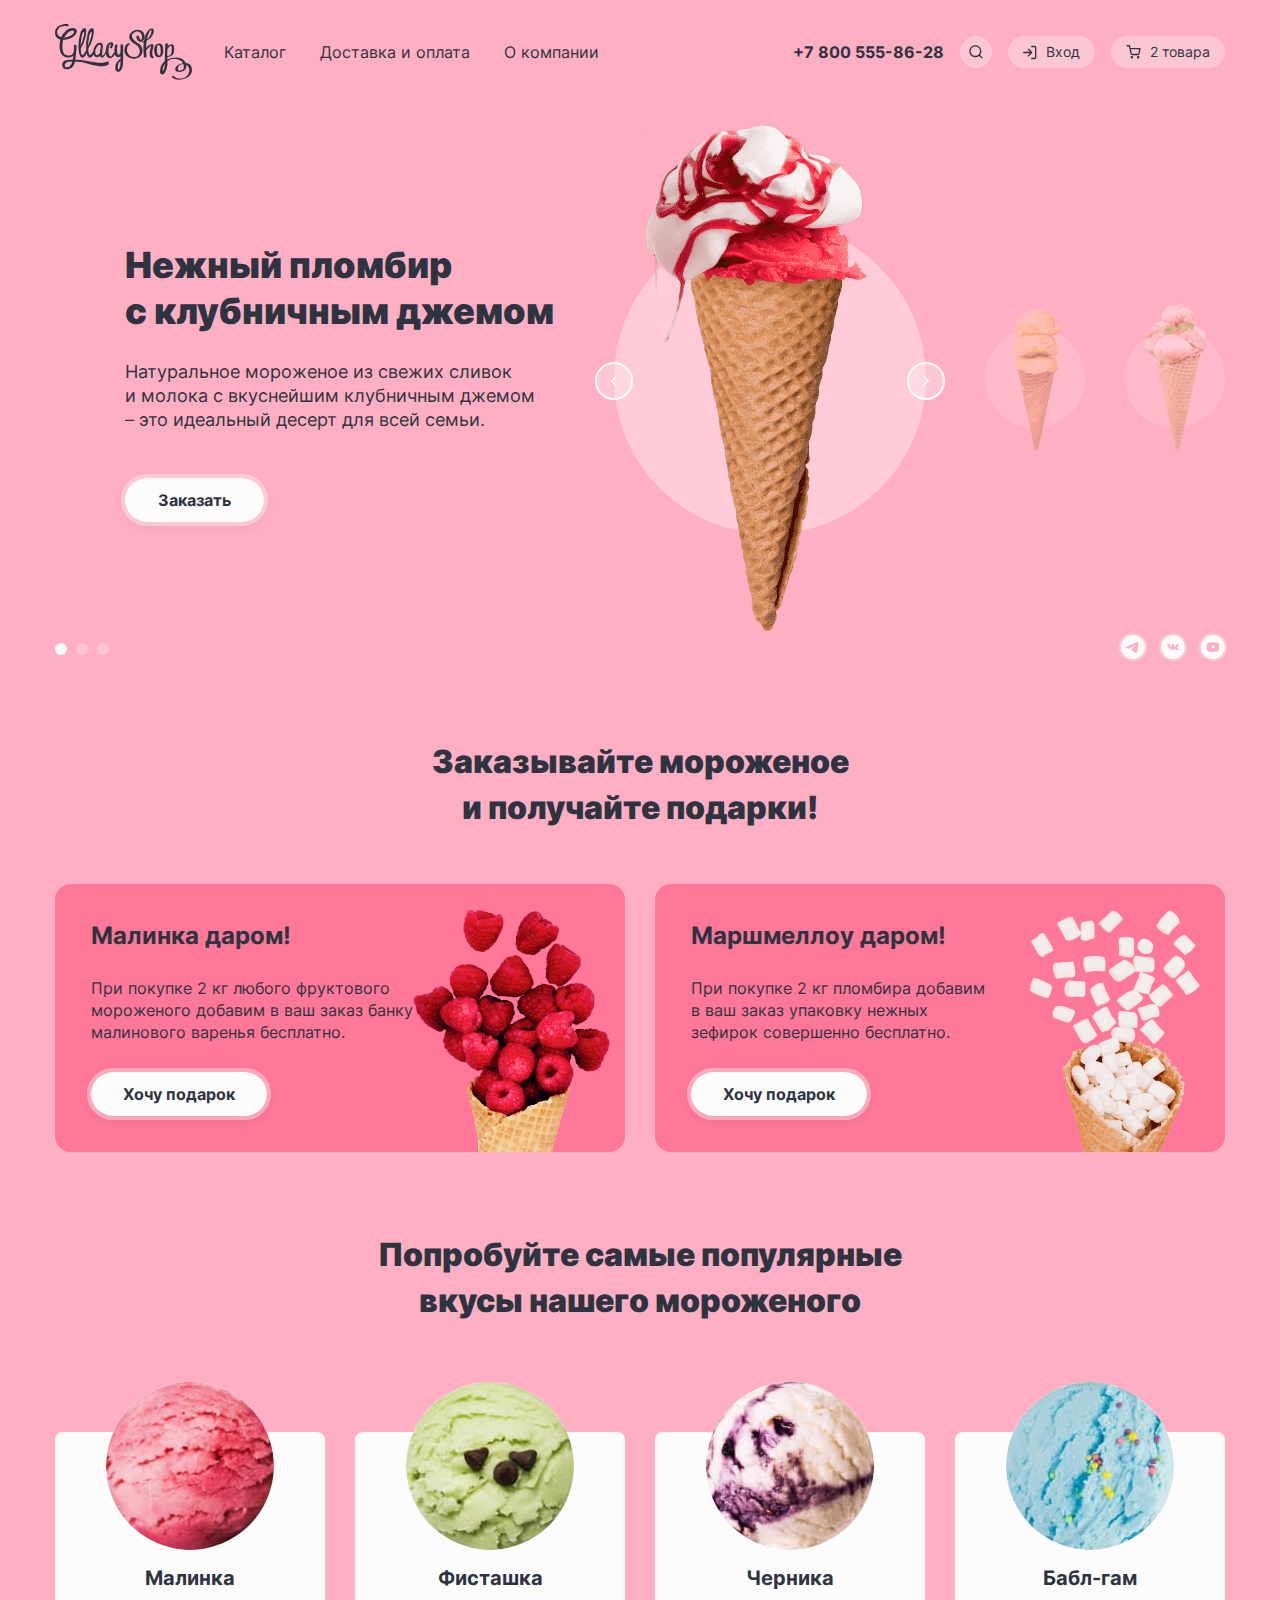
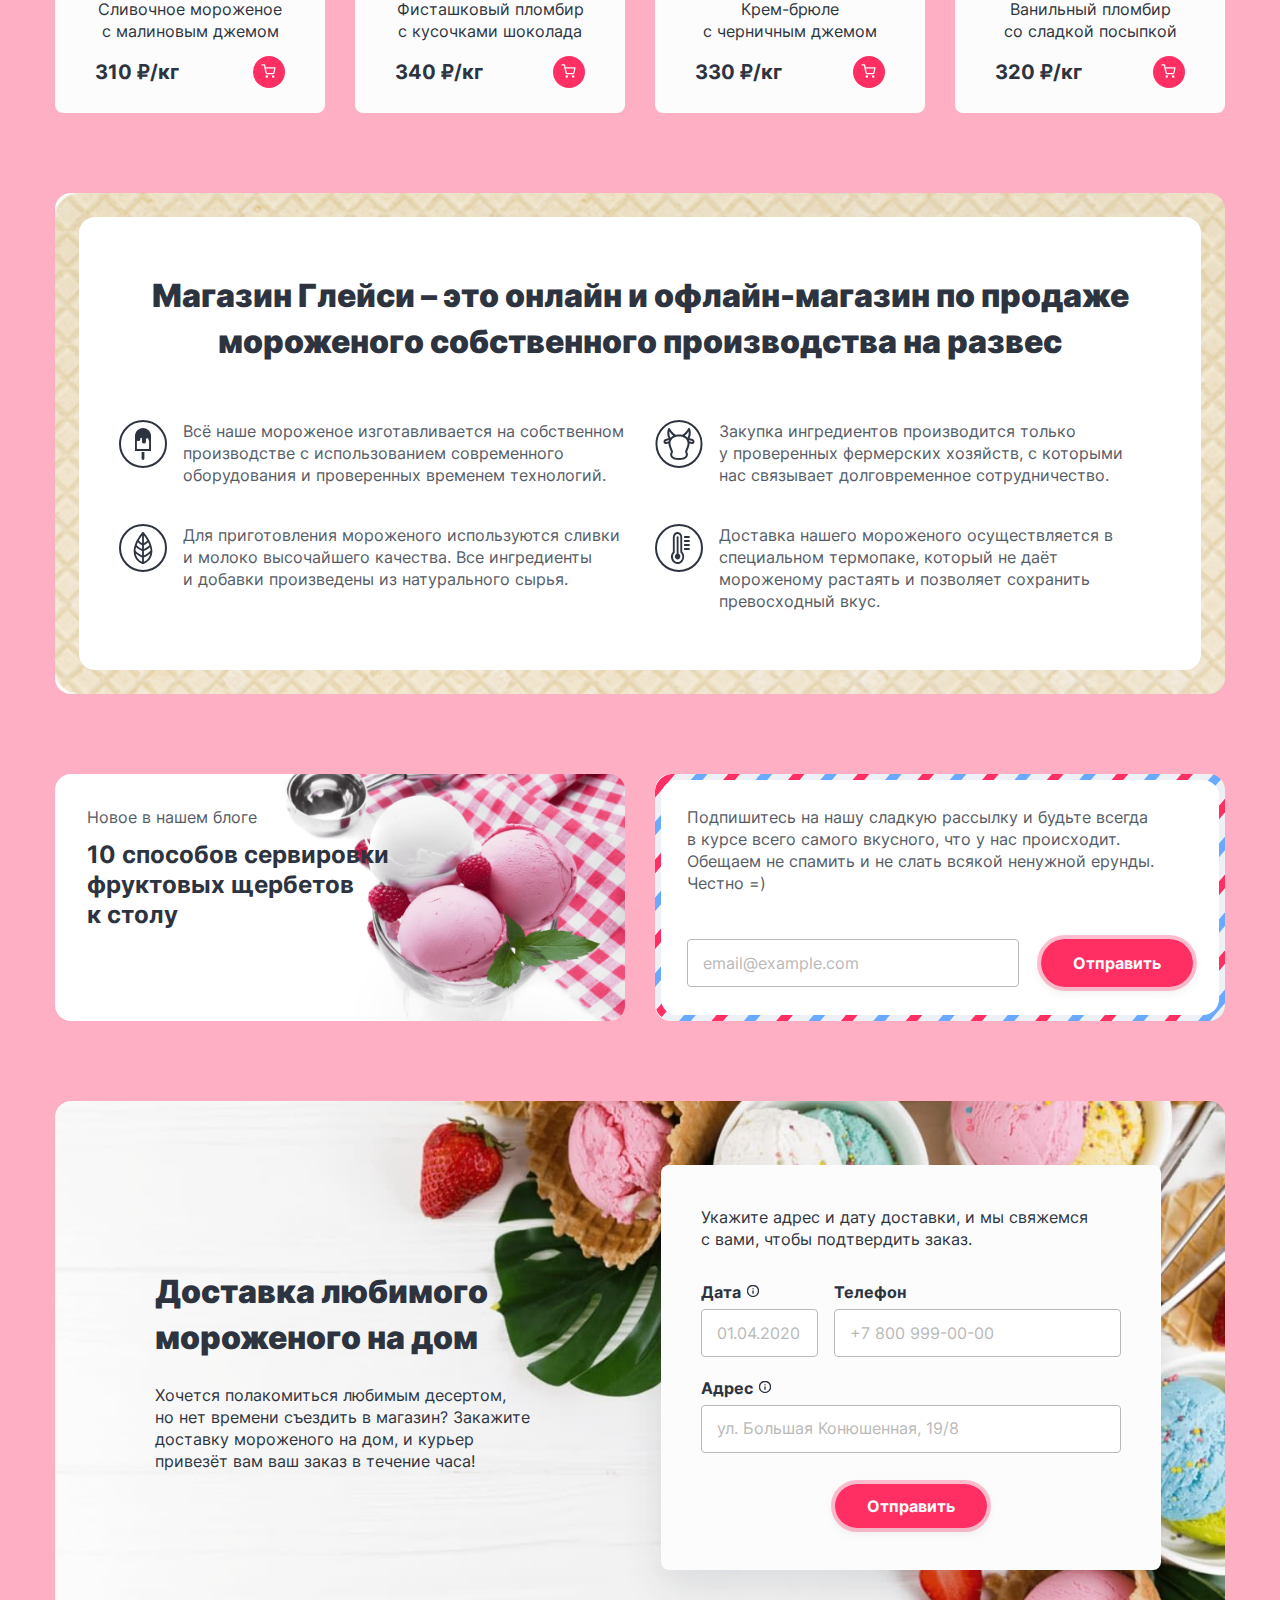
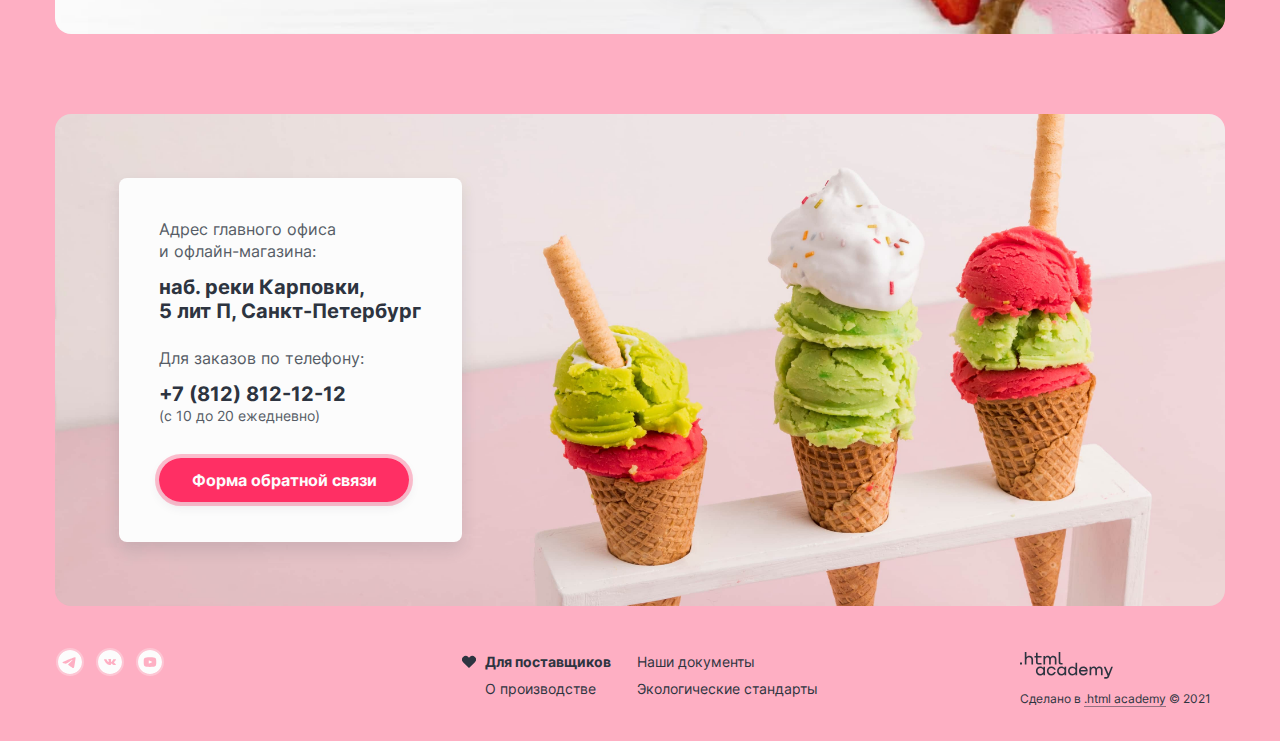
<file: index.html>
<!DOCTYPE html>
<html lang="ru">

<head>
  <meta charset="utf-8">
  <title>HTML Academy: Глейси</title>

  <link rel="preload" href="fonts/inter-400.woff2" as="font" crossorigin>
  <link rel="preload" href="fonts/inter-700.woff2" as="font" crossorigin>
  <link rel="preload" href="fonts/inter-900.woff2" as="font" crossorigin>

  <link rel="icon" href="favicon.ico">
  <link rel="icon" type="image/png" sizes="32x32" href="img/favicon-32x32.png">

  <link rel="stylesheet" href="styles/styles.css">
</head>

<body>
  <div class="container">
    <header class="page-header">
      <h1 class="visually-hidden">Магазин мороженого "Глейси Шоп".</h1>
      <nav class="navigation">
        <a class="logo">
          <img class="logo-img" src="images/logo.svg" width="137" height="56" alt="Логотип магазина Глейси.">
        </a>
        <ul class="navigation-list list-reset">
          <li class="navigation-item navigation-item-drop">
            <a class="navigation-link" href="catalog.html">Каталог</a>
            <div class="navigation-list-drop">
              <h3 class="navigation-drop-title">Новинки</h3>
              <ul class="navigation-drop-list list-reset">
                <li class="navigation-drop-item">
                  <a class="navigation-drop-link" href="catalog.html">Сливочное</a>
                </li>
                <li class="navigation-drop-item">
                  <a class="navigation-drop-link" href="#">Щербеты</a>
                </li>
                <li class="navigation-drop-item">
                  <a class="navigation-drop-link" href="#">Фруктовый лед</a>
                </li>
                <li class="navigation-drop-item">
                  <a class="navigation-drop-link" href="#">Мелорин</a>
                </li>
              </ul>
            </div>
          </li>
          <li class="navigation-item">
            <a class="navigation-link" href="#">Доставка и оплата</a>
          </li>
          <li class="navigation-item">
            <a class="navigation-link" href="#">О компании</a>
          </li>
        </ul>
        <a class="navigation-link-phone" href="tel:88005558628">
          +7 800 555-86-28
        </a>
        <ul class="navigation-list navigation-user list-reset">
          <li class="navigation-user-item">
            <a class="navigation-user-link navigation-user-link-search" href="#">
              <svg aria-hidden="true" focusable="false" width="14" height="14" viewBox="0 0 14 14" fill="currentColor" xmlns="http://www.w3.org/2000/svg">
                <path fill-rule="evenodd" clip-rule="evenodd" d="M1.6633 6.188c0-2.5774 2.0893-4.6667 4.6667-4.6667 2.5773 0 4.6666 2.0893 4.6666 4.6666 0 1.2573-.4972 2.3985-1.3057 3.2376a.6735.6735 0 0 0-.1234.1234c-.8392.8085-1.9803 1.3057-3.2375 1.3057-2.5774 0-4.6667-2.0893-4.6667-4.6667Zm8.4118 4.6879a5.9747 5.9747 0 0 1-3.7451 1.312c-3.3138 0-6-2.6863-6-6s2.6862-6 6-6c3.3137 0 6 2.6863 6 6a5.9747 5.9747 0 0 1-1.3121 3.7452l2.4501 2.4501a.6666.6666 0 0 1 0 .9428.6666.6666 0 0 1-.9428 0l-2.4501-2.4501Z" />
              </svg>
              <span class="visually-hidden">Поиск.</span>
            </a>

            <!-- navigation-user-container-open открывает окно поиска -->
            <div class="navigation-user-container search">
              <form class="search-form" action="https://echo.htmlacademy.ru" method="get">
                <label class="visually-hidden" for="form-search">Поиск.</label>
                <input class="form-input search-input" type="search" id="form-search" name="search" placeholder="Поиск по сайту" required>
                <button type="submit" class="visually-hidden">Найти</button>
              </form>
            </div>
          </li>
          <li class="navigation-user-item">
            <a class="navigation-user-link navigation-user-link-login" href="#">
              <svg aria-hidden="true" focusable="false" width="14" height="15" viewBox="0 0 14 15" fill="currentColor" xmlns="http://www.w3.org/2000/svg">
                <path fill-rule="evenodd" clip-rule="evenodd" d="M8 1.5246A.6667.6667 0 0 1 8.6667.858h2.6666a1.9997 1.9997 0 0 1 2 2v9.3334a2 2 0 0 1-2 2H8.6667a.6667.6667 0 0 1 0-1.3334h2.6666A.6667.6667 0 0 0 12 12.1913V2.8579a.6664.6664 0 0 0-.6667-.6666H8.6667A.6667.6667 0 0 1 8 1.5246ZM4.8619 3.72a.6667.6667 0 0 1 .9428 0l3.3291 3.329a.6731.6731 0 0 1 .129.177.664.664 0 0 1 .0705.2987.6639.6639 0 0 1-.1998.4759l-3.3288 3.3288a.6667.6667 0 1 1-.9428-.9428L7.057 8.1913H.6668a.6667.6667 0 1 1 0-1.3334H7.057L4.862 4.6627a.6667.6667 0 0 1 0-.9428Z" />
              </svg>
              <span>Вход</span>
            </a>

            <!-- navigation-user-container-open открывает окно корзины -->
            <div class="navigation-user-container login">
              <h2 class="navigation-user-title">Личный кабинет</h2>
              <form class="login-form" action="https://echo.htmlacademy.ru" method="post">
                <label class="visually-hidden" for="form-email">Ваша почта.</label>
                <input class="form-input login-input" type="email" id="form-email" name="form-email" placeholder="Ваш email" value="email@example.com" required>
                <label class="visually-hidden" for="form-password">Ваш пароль.</label>
                <input class="form-input login-input" type="password" id="form-password" name="password" placeholder="Ваш пароль" value="******" required>
                <div class="login-wrapper">
                  <button class="button button-other" type="submit">Войти</button>
                  <div class="login-wrapper-link">
                    <a class="login-link" href="#">Забыли пароль?</a>
                    <a class="login-link" href="#">Регистрация</a>
                  </div>
                </div>
              </form>
            </div>
          </li>
          <li class="navigation-user-item">
            <a class="navigation-user-link" href="#">
              <svg aria-hidden="true" focusable="false" width="15" height="14" viewBox="0 0 15 14" fill="currentColor" xmlns="http://www.w3.org/2000/svg">
                <path fill-rule="evenodd" clip-rule="evenodd" d="M1.16667 0.107941C0.798477 0.107941 0.5 0.406418 0.5 0.774607C0.5 1.1428 0.798477 1.44127 1.16667 1.44127H2.93794L3.40537 3.77666C3.40821 3.79461 3.41176 3.81232 3.416 3.82976L4.38338 8.66309L4.3835 8.66365C4.46706 9.08366 4.69562 9.46093 5.02921 9.72948C5.36111 9.99666 5.77595 10.1393 6.20183 10.1328H11.8225C12.2484 10.1393 12.6633 9.99666 12.9952 9.72948C13.3289 9.46081 13.5575 9.08332 13.641 8.66309L13.641 8.6631L13.642 8.6581L14.5691 3.79666C14.6063 3.60149 14.5545 3.39989 14.4279 3.24681C14.3012 3.09372 14.1129 3.00511 13.9142 3.00511H4.61072L4.1381 0.643769C4.07574 0.332198 3.80215 0.107941 3.4844 0.107941H1.16667ZM5.69098 8.40238L4.87759 4.33844H13.1084L12.3328 8.4053C12.31 8.51782 12.2485 8.61884 12.1591 8.69085C12.0691 8.76329 11.9565 8.80177 11.841 8.79956L11.841 8.79943H11.8282H6.19614V8.79931L6.18337 8.79956C6.06787 8.80177 5.95528 8.76329 5.8653 8.69085C5.77531 8.61842 5.71368 8.51664 5.69117 8.40334L5.69098 8.40238ZM4.55739 12.3634C4.55739 11.6754 5.1151 11.1177 5.80307 11.1177C6.49105 11.1177 7.04876 11.6754 7.04876 12.3634C7.04876 13.0513 6.49105 13.6091 5.80307 13.6091C5.1151 13.6091 4.55739 13.0513 4.55739 12.3634ZM10.9307 12.3634C10.9307 11.6754 11.4884 11.1177 12.1764 11.1177C12.8644 11.1177 13.4221 11.6754 13.4221 12.3634C13.4221 13.0513 12.8644 13.6091 12.1764 13.6091C11.4884 13.6091 10.9307 13.0513 10.9307 12.3634Z" />
              </svg>
              <span>2 товара</span>
            </a>

            <!-- navigation-user-container-open открывает окно корзины -->
            <div class="navigation-user-container card">
              <h2 class="navigation-user-title">Корзина</h2>
              <ul class="card-list list-reset">
                <li class="card-item">
                  <div class="card-img">
                    <img src="images/card-1.png" alt="Мороженное Малинка.">
                  </div>
                  <div class="card-descript">
                    <a class="card-title" href="#">Малинка</a>
                    <span class="card-descript-text">1 кг х 310 ₽</span>
                  </div>
                  <span class="card-price">310 ₽</span>
                  <button class="card-delete" type="button">
                    <span class="visually-hidden">Удалить мороженное из корзины.</span>
                  </button>
                </li>
                <li class="card-item">
                  <div class="card-img">
                    <img src="images/card-2.png" alt="Мороженное Бабл-гам.">
                  </div>
                  <div class="card-descript">
                    <a class="card-title" href="#">Бабл-гам</a>
                    <span class="card-descript-text">1,5 кг х 320 ₽</span>
                  </div>
                  <span class="card-price">480 ₽</span>
                  <button class="card-delete" type="button">
                    <span class="visually-hidden">Удалить мороженное из корзины.</span>
                  </button>
                </li>
              </ul>
              <div class="card-wrapper">
                <button class="button button-other" type="submit">Оформить заказ</button>
                <span class="card-total">Итого: 790 ₽</span>
              </div>
            </div>

            <!-- navigation-user-container-open открывает окно пустой корзины -->
            <div class="navigation-user-container card-empty">
              <p>Ваша корзина пока пуста</p>
            </div>
          </li>
        </ul>
      </nav>
    </header>
    <main class="main main-container">
      <section class="slider">
        <div class="slider-container">
          <h2 class="visually-hidden">Слайдер.</h2>
          <ul class="slider-description list-reset">
            <li class="slider-item slider-item-active">
              <h3 class="slider-title">Нежный пломбир с&nbsp;клубничным джемом</h3>
              <p class="slider-text">Натуральное мороженое из свежих сливок и&nbsp;молока с вкуснейшим клубничным джемом – это идеальный десерт для всей семьи.</p>
              <a class="button" href="catalog.html">Заказать</a>
            </li>
            <li class="slider-item">
              <h3 class="slider-title">Сливочное мороженое со вкусом банана</h3>
              <p class="slider-text">Сливочное мороженое с ярким банановым вкусом подарит вам свежесть и наслаждение даже в самый жаркий летний день.</p>
              <a class="button" href="catalog.html">Заказать</a>
            </li>
            <li class="slider-item">
              <h3 class="slider-title">Карамельный пломбир с маршмеллоу</h3>
              <p class="slider-text">Необычный сладкий десерт с карамельным топпингом и кусочками зефира завоюет сердца сладкоежек всех возрастов.</p>
              <a class="button" href="catalog.html">Заказать</a>
            </li>
          </ul>
          <div class="slider-control">
            <ul class="slider-thumbnail list-reset">
              <li class="slider-thumbnail-item slider-thumbnail-item-active">
                <img src="images/strawberry.png" width="66" height="150" alt="Клубничный пломбир.">
              </li>
              <li class="slider-thumbnail-item">
                <img src="images/banana.png" width="66" height="150" alt="Сливочное с бананом.">
              </li>
              <li class="slider-thumbnail-item">
                <img src="images/marshmallow.png" width="66" height="150" alt="Карамельный пломбир.">
              </li>
            </ul>
            <div class="slider-navigation-arrow">
              <button class="slider-button slider-prev" type="button">
                <span class="visually-hidden">Предыдущий слайд.</span>
                <svg aria-hidden="true" focusable="false" width="7" height="12" fill="currentColor" xmlns="http://www.w3.org/2000/svg">
                  <path fill-rule="evenodd" clip-rule="evenodd" d="M1.14.86a.66.66 0 1 0-.95.95L4.4 6 .2 10.2a.67.67 0 0 0 .95.94L5.8 6.48a.66.66 0 0 0 0-.94L1.15.86Z" />
                </svg>
              </button>
              <button class="slider-button slider-next" type="button">
                <span class="visually-hidden">Следущий слайд.</span>
                <svg aria-hidden="true" focusable="false" width="7" height="12" fill="currentColor" xmlns="http://www.w3.org/2000/svg">
                  <path fill-rule="evenodd" clip-rule="evenodd" d="M1.14.86a.66.66 0 1 0-.95.95L4.4 6 .2 10.2a.67.67 0 0 0 .95.94L5.8 6.48a.66.66 0 0 0 0-.94L1.15.86Z" />
                </svg>
              </button>
            </div>
          </div>
          <div class="slider-navigation-bullet">
            <button class="slider-bullet slider-bullet-active" type="button">
              <span class="visually-hidden">Первый слайд.</span>
            </button>
            <button class="slider-bullet" type="button">
              <span class="visually-hidden">Второй слайд.</span>
            </button>
            <button class="slider-bullet" type="button">
              <span class="visually-hidden">Третий слайд.</span>
            </button>
          </div>

          <ul class="slider-social social list-reset">
            <li class="social-item">
              <a class="social-link" href="https://t.me/htmlacademy">
                <svg aria-hidden="true" focusable="false" width="24" height="24" fill="currentColor" xmlns="http://www.w3.org/2000/svg">
                  <path fill-rule="evenodd" clip-rule="evenodd" d="M24 12a12 12 0 1 1-24 0 12 12 0 0 1 24 0ZM12.43 8.86c-1.17.48-3.5 1.49-7 3.01-.57.23-.86.45-.9.67-.04.36.42.5 1.04.7l.27.08c.6.2 1.43.44 1.86.45.39 0 .82-.16 1.3-.48 3.27-2.21 4.96-3.33 5.06-3.35.08-.02.18-.04.25.02.07.07.07.18.06.22-.05.19-1.84 1.86-2.77 2.72a28.24 28.24 0 0 0-.82.79c-.57.54-1 .96.02 1.63.5.32.89.59 1.28.85a88.77 88.77 0 0 0 1.8 1.23c.5.35.95.67 1.5.62.32-.03.65-.33.82-1.23.4-2.13 1.18-6.73 1.36-8.63.01-.16 0-.31-.02-.47a.5.5 0 0 0-.17-.33.78.78 0 0 0-.46-.14c-.46.01-1.15.25-4.48 1.64Z" />
                </svg>
                <span class="visually-hidden">Мы в Телеграм.</span>
              </a>
            </li>
            <li class="social-item">
              <a class="social-link" href="https://vk.com/htmlacademy">
                <svg aria-hidden="true" focusable="false" width="24" height="24" fill="currentColor" xmlns="http://www.w3.org/2000/svg">
                  <path fill-rule="evenodd" clip-rule="evenodd" d="M24 12c0 6.627-5.373 12-12 12S0 18.627 0 12 5.373 0 12 0s12 5.373 12 12Zm-11.412 2.975h-.717s-1.582.083-2.976-1.188c-1.52-1.388-2.863-4.14-2.863-4.14s-.077-.18.007-.268c.095-.098.352-.104.352-.104l1.715-.01s.161.024.277.098c.095.062.149.176.149.176s.277.615.644 1.17c.716 1.085 1.05 1.322 1.293 1.206.354-.17.248-1.533.248-1.533s.007-.496-.178-.716c-.143-.17-.414-.22-.533-.235-.096-.011.062-.207.267-.295.309-.133.854-.14 1.498-.135.501.005.645.032.842.074.455.096.44.405.41 1.07-.01.2-.02.43-.02.697 0 .06-.002.124-.004.19-.01.34-.023.73.233.876.132.074.453.011 1.256-1.185.381-.566.667-1.233.667-1.233s.062-.119.16-.17c.098-.051.232-.036.232-.036l1.805-.01s.542-.056.63.158c.091.226-.203.751-.94 1.612-.696.813-1.036 1.115-1.01 1.38.02.196.242.372.67.72.888.722 1.124 1.101 1.18 1.192a.447.447 0 0 0 .011.016c.398.578-.44.623-.44.623l-1.603.02s-.345.06-.798-.214c-.237-.142-.469-.375-.69-.597-.337-.339-.649-.652-.915-.578-.447.124-.433.967-.433.967s.004.18-.098.277c-.11.104-.328.125-.328.125Z" />
                </svg>
                <span class="visually-hidden">Мы в Контакте.</span>
              </a>
            </li>
            <li class="social-item">
              <a class="social-link" href="https://www.youtube.com/user/htmlacademyru">
                <svg aria-hidden="true" focusable="false" width="24" height="24" fill="currentColor" xmlns="http://www.w3.org/2000/svg">
                  <path d="m14.004 11.791-2.808-1.31c-.245-.114-.446.014-.446.285v2.468c0 .271.201.399.446.285l2.806-1.31c.247-.115.247-.303.002-.418ZM12 0C5.372 0 0 5.372 0 12s5.372 12 12 12 12-5.372 12-12S18.628 0 12 0Zm0 16.875c-6.143 0-6.25-.554-6.25-4.875S5.857 7.125 12 7.125c6.142 0 6.25.554 6.25 4.875s-.108 4.875-6.25 4.875Z" />
                </svg>
                <span class="visually-hidden">Мы на YouTube.</span>
              </a>
            </li>
          </ul>
        </div>
      </section>
      <section class="gift">
        <h2 class="title-main">Заказывайте мороженое<br> и получайте подарки!</h2>
        <ul class="gift-list list-reset">
          <li class="gift-item gift-item-raspberry">
            <h3 class="gift-title">Малинка даром!</h3>
            <p class="gift-discription">При покупке 2 кг любого фруктового мороженого добавим в ваш заказ банку малинового варенья бесплатно.</p>
            <a class="button" href="#">Хочу подарок</a>
          </li>
          <li class="gift-item gift-item-marshmallow">
            <h3 class="gift-title">Маршмеллоу даром!</h3>
            <p class="gift-discription">При покупке 2 кг пломбира добавим в&nbsp;ваш заказ упаковку нежных зефирок&nbsp;совершенно бесплатно.</p>
            <a class="button" href="#">Хочу подарок</a>
          </li>
        </ul>
      </section>
      <section class="product">
        <h2 class="title-main">Попробуйте самые популярные<br> вкусы нашего мороженого</h2>
        <ul class="product-list list-reset">
          <li class="product-item">
            <div class="product-wrapper">
              <div class="product-img">
                <img src="images/catalog/icecream1.jpg" width="168" height="168" alt="Мороженное Малинка.">
              </div>
              <h2 class="product-title">Малинка</h2>
              <p class="product-descript">Сливочное мороженое<br>с малиновым джемом</p>
              <div class="product-card-wrapper">
                <span class="product-price">310 ₽/кг</span>
                <a class="product-card" href="#">
                  <svg aria-hidden="true" focusable="false" width="16" height="16" fill="currentColor" xmlns="http://www.w3.org/2000/svg">
                    <path fill-rule="evenodd" clip-rule="evenodd" d="M1.17.25a.67.67 0 1 0 0 1.33h1.77l.47 2.34v.05l.97 4.84a1.83 1.83 0 0 0 1.82 1.46h5.62a1.83 1.83 0 0 0 1.82-1.46V8.8l.93-4.86a.67.67 0 0 0-.66-.8h-9.3L4.14.8a.67.67 0 0 0-.66-.54H1.17Zm4.52 8.3-.81-4.07h8.23l-.78 4.07a.5.5 0 0 1-.49.4H6.18a.5.5 0 0 1-.49-.4ZM4.56 12.5a1.25 1.25 0 1 1 2.49 0 1.25 1.25 0 0 1-2.5 0Zm6.37 0a1.25 1.25 0 1 1 2.5 0 1.25 1.25 0 0 1-2.5 0Z" />
                  </svg>
                  <span class="visually-hidden">Положить в корзину.</span>
                </a>
              </div>
            </div>
          </li>
          <li class="product-item">
            <div class="product-wrapper">
              <div class="product-img">
                <img src="images/catalog/icecream2.jpg" width="168" height="168" alt="Мороженное Фисташка.">
              </div>
              <h2 class="product-title">Фисташка</h2>
              <p class="product-descript">Фисташковый пломбир<br>с кусочками шоколада</p>
              <div class="product-card-wrapper">
                <span class="product-price">340 ₽/кг</span>
                <a class="product-card" href="#">
                  <svg aria-hidden="true" focusable="false" width="16" height="16" fill="currentColor" xmlns="http://www.w3.org/2000/svg">
                    <path fill-rule="evenodd" clip-rule="evenodd" d="M1.17.25a.67.67 0 1 0 0 1.33h1.77l.47 2.34v.05l.97 4.84a1.83 1.83 0 0 0 1.82 1.46h5.62a1.83 1.83 0 0 0 1.82-1.46V8.8l.93-4.86a.67.67 0 0 0-.66-.8h-9.3L4.14.8a.67.67 0 0 0-.66-.54H1.17Zm4.52 8.3-.81-4.07h8.23l-.78 4.07a.5.5 0 0 1-.49.4H6.18a.5.5 0 0 1-.49-.4ZM4.56 12.5a1.25 1.25 0 1 1 2.49 0 1.25 1.25 0 0 1-2.5 0Zm6.37 0a1.25 1.25 0 1 1 2.5 0 1.25 1.25 0 0 1-2.5 0Z" />
                  </svg>
                  <span class="visually-hidden">Положить в корзину.</span>
                </a>
              </div>
            </div>
          </li>
          <li class="product-item">
            <div class="product-wrapper">
              <div class="product-img">
                <img src="images/catalog/icecream3.jpg" width="168" height="168" alt="Мороженное Черника.">
              </div>
              <h2 class="product-title">Черника</h2>
              <p class="product-descript">Крем-брюле<br>с черничным джемом</p>
              <div class="product-card-wrapper">
                <span class="product-price">330 ₽/кг</span>
                <a class="product-card" href="#">
                  <svg aria-hidden="true" focusable="false" width="16" height="16" fill="currentColor" xmlns="http://www.w3.org/2000/svg">
                    <path fill-rule="evenodd" clip-rule="evenodd" d="M1.17.25a.67.67 0 1 0 0 1.33h1.77l.47 2.34v.05l.97 4.84a1.83 1.83 0 0 0 1.82 1.46h5.62a1.83 1.83 0 0 0 1.82-1.46V8.8l.93-4.86a.67.67 0 0 0-.66-.8h-9.3L4.14.8a.67.67 0 0 0-.66-.54H1.17Zm4.52 8.3-.81-4.07h8.23l-.78 4.07a.5.5 0 0 1-.49.4H6.18a.5.5 0 0 1-.49-.4ZM4.56 12.5a1.25 1.25 0 1 1 2.49 0 1.25 1.25 0 0 1-2.5 0Zm6.37 0a1.25 1.25 0 1 1 2.5 0 1.25 1.25 0 0 1-2.5 0Z" />
                  </svg>
                  <span class="visually-hidden">Положить в корзину.</span>
                </a>
              </div>
            </div>
          </li>
          <li class="product-item">
            <div class="product-wrapper">
              <div class="product-img">
                <img src="images/catalog/icecream4.jpg" width="168" height="168" alt="Мороженное Бабл-гам.">
              </div>
              <h2 class="product-title">Бабл-гам</h2>
              <p class="product-descript">Ванильный пломбир<br>со сладкой посыпкой</p>
              <div class="product-card-wrapper">
                <span class="product-price">320 ₽/кг</span>
                <a class="product-card" href="#">
                  <svg aria-hidden="true" focusable="false" width="16" height="16" fill="currentColor" xmlns="http://www.w3.org/2000/svg">
                    <path fill-rule="evenodd" clip-rule="evenodd" d="M1.17.25a.67.67 0 1 0 0 1.33h1.77l.47 2.34v.05l.97 4.84a1.83 1.83 0 0 0 1.82 1.46h5.62a1.83 1.83 0 0 0 1.82-1.46V8.8l.93-4.86a.67.67 0 0 0-.66-.8h-9.3L4.14.8a.67.67 0 0 0-.66-.54H1.17Zm4.52 8.3-.81-4.07h8.23l-.78 4.07a.5.5 0 0 1-.49.4H6.18a.5.5 0 0 1-.49-.4ZM4.56 12.5a1.25 1.25 0 1 1 2.49 0 1.25 1.25 0 0 1-2.5 0Zm6.37 0a1.25 1.25 0 1 1 2.5 0 1.25 1.25 0 0 1-2.5 0Z" />
                  </svg>
                  <span class="visually-hidden">Положить в корзину.</span>
                </a>
              </div>
            </div>
          </li>
        </ul>
      </section>
      <section class="advantages">
        <div class="advantages-container">
          <h2 class="title-main">Магазин Глейси – это онлайн и офлайн-магазин по продаже мороженого собственного производства на развес</h2>
          <ul class="advantages-list list-reset">
            <li class="advantage-item advantage-item-production">
              Всё наше мороженое изготавливается на собственном производстве с использованием современного оборудования и проверенных временем технологий.
            </li>
            <li class="advantage-item advantage-item-ingredients">
              Закупка ингредиентов производится только у&nbsp;проверенных фермерских хозяйств, с которыми нас&nbsp;связывает долговременное сотрудничество.
            </li>
            <li class="advantage-item advantage-item-natural">
              Для приготовления мороженого используются сливки и молоко высочайшего качества. Все ингредиенты и&nbsp;добавки произведены из натурального сырья.
            </li>
            <li class="advantage-item advantage-item-dilivery">
              Доставка нашего мороженого осуществляется в специальном термопаке, который не даёт мороженому растаять и позволяет сохранить превосходный вкус.
            </li>
          </ul>
        </div>
      </section>
      <section class="news-subscription">
        <article class="news">
          <h2 class="header-news">Новое в нашем блоге</h2>
          <a class="news-link" href="#">10 способов сервировки фруктовых щербетов к&nbsp;столу</a>
        </article>
        <div class="subscription">
          <div class="subscription-container">
            <p class="subscription-discription">Подпишитесь на нашу сладкую рассылку и будьте всегда в&nbsp;курсе всего самого вкусного, что у нас происходит. Обещаем не спамить и не слать всякой ненужной ерунды. Честно =)</p>
            <form class="subsription-form" action="https://echo.htmlacademy.ru/" method="post">
              <label class="visually-hidden" for="subscription">Ваша почта.</label>
              <input class="form-input subscription-input" type="email" id="subscription" name="email" placeholder="email@example.com" required>
              <button class="button button-other" type="submit">Отправить</button>
            </form>
          </div>
        </div>
      </section>
      <section class="appointment">
        <div class="appointment-container">
          <h2 class="title-main">Доставка любимого мороженого на дом</h2>
          <p>Хочется полакомиться любимым десертом, но&nbsp;нет времени съездить в магазин? Закажите доставку мороженого на дом, и курьер привезёт вам ваш заказ в течение часа!</p>
        </div>
        <div class="appointment-form-container">
          <p>Укажите адрес и дату доставки, и мы свяжемся с&nbsp;вами, чтобы подтвердить заказ.</p>
          <form class="appointment-form" action="https://echo.htmlacademy.ru/" method="post">
            <div class="appointment-form-group appointment-form-date">
              <div class="appointment-form-tooltip">
                <label class="appointment-form-label" for="appointment-date">Дата</label>
                <div class="appointment-tooltip">
                  <button class="appointment-tooltip-toggle" type="button" aria-labelledby="info-label-date">
                    <span class="visually-hidden">Дополнительная информация.</span>
                  </button>
                  <p class="appointment-tooltip-text" id="info-label-date">Введите дату доставки</p>
                </div>
              </div>
              <input class="form-input" type="text" id="appointment-date" name="appointment-date" placeholder="01.04.2020" required>
            </div>
            <div class="appointment-form-group appointment-form-phone">
              <label class="appointment-form-label" for="appointment-phone">Телефон</label>
              <input class="form-input" type="text" id="appointment-phone" name="appointment-phone" placeholder="+7 800 999-00-00" required>
            </div>
            <div class="appointment-form-group appointment-form-address">
              <div class="appointment-form-tooltip">
                <label class="appointment-form-label" for="appointment-address">Адрес</label>
                <div class="appointment-tooltip">
                  <button class="appointment-tooltip-toggle" type="button" aria-labelledby="info-label-address">
                    <span class="visually-hidden">Дополнительная информация.</span>
                  </button>
                  <p class="appointment-tooltip-text" id="info-label-address">Введите адрес доставки</p>
                </div>
              </div>
              <textarea class="form-input" id="appointment-address" placeholder="ул. Большая Конюшенная, 19/8" required></textarea>
            </div>
            <button class="button button-other" type="submit">Отправить</button>
          </form>
        </div>
      </section>
      <section class="contacts">
        <h2 class="visually-hidden">Контакты</h2>
        <div class="contacts-container">
          <p class="contacts-text">Адрес главного офиса<br>и офлайн-магазина:</p>
          <address class="contacts-address">наб. реки Карповки,<br>5 лит П, Санкт-Петербург</address>
          <p class="contacts-text">Для заказов по телефону:</p>
          <a class="contacts-phone" href="tel:+78128121212">+7 (812) 812-12-12</a>
          <p class="contacts-text-small">(с 10 до 20 ежедневно)</p>
          <a class="button button-other">Форма обратной связи</a>
        </div>
      </section>
    </main>
    <footer class="footer">
      <ul class="footer-social social list-reset">
        <li class="social-item">
          <a class="social-link" href="https://t.me/htmlacademy">
            <span class="visually-hidden">Мы в Телеграм</span>
            <svg aria-hidden="true" focusable="false" width="24" height="24" fill="currentColor" xmlns="http://www.w3.org/2000/svg">
              <path d="M24 12c0 6.627-5.373 12-12 12S0 18.627 0 12 5.373 0 12 0s12 5.373 12 12ZM12.43 8.859c-1.167.485-3.5 1.49-6.998 3.014-.568.226-.866.447-.893.663-.046.366.412.51 1.034.705.085.027.173.054.263.084.613.199 1.437.432 1.865.441.389.008.823-.152 1.302-.48 3.268-2.207 4.955-3.322 5.061-3.346.075-.017.179-.039.249.024.07.062.063.18.056.212-.046.193-1.84 1.862-2.77 2.726-.29.269-.495.46-.537.504-.094.097-.19.19-.282.279-.57.548-.996.96.024 1.632.49.323.882.59 1.273.856.427.291.853.581 1.405.943.14.092.274.187.405.28.497.355.944.673 1.496.623.32-.03.652-.331.82-1.23.397-2.126 1.179-6.73 1.36-8.628a2.112 2.112 0 0 0-.02-.472.506.506 0 0 0-.172-.325c-.143-.117-.365-.142-.465-.14-.451.008-1.143.249-4.476 1.635Z" />
            </svg>
          </a>
        </li>
        <li class="social-item">
          <a class="social-link" href="https://vk.com/htmlacademy">
            <span class="visually-hidden">Мы в Контакте</span>
            <svg aria-hidden="true" focusable="false" width="24" height="24" fill="currentColor" xmlns="http://www.w3.org/2000/svg">
              <path fill-rule="evenodd" clip-rule="evenodd" d="M24 12c0 6.627-5.373 12-12 12S0 18.627 0 12 5.373 0 12 0s12 5.373 12 12Zm-11.412 2.975h-.717s-1.582.083-2.976-1.188c-1.52-1.388-2.863-4.14-2.863-4.14s-.077-.18.007-.268c.095-.098.352-.104.352-.104l1.715-.01s.161.024.277.098c.095.062.149.176.149.176s.277.615.644 1.17c.716 1.085 1.05 1.322 1.293 1.206.354-.17.248-1.533.248-1.533s.007-.496-.178-.716c-.143-.17-.414-.22-.533-.235-.096-.011.062-.207.267-.295.309-.133.854-.14 1.498-.135.501.005.645.032.842.074.455.096.44.405.41 1.07-.01.2-.02.43-.02.697 0 .06-.002.124-.004.19-.01.34-.023.73.233.876.132.074.453.011 1.256-1.185.381-.566.667-1.233.667-1.233s.062-.119.16-.17c.098-.051.232-.036.232-.036l1.805-.01s.542-.056.63.158c.091.226-.203.751-.94 1.612-.696.813-1.036 1.115-1.01 1.38.02.196.242.372.67.72.888.722 1.124 1.101 1.18 1.192a.447.447 0 0 0 .011.016c.398.578-.44.623-.44.623l-1.603.02s-.345.06-.798-.214c-.237-.142-.469-.375-.69-.597-.337-.339-.649-.652-.915-.578-.447.124-.433.967-.433.967s.004.18-.098.277c-.11.104-.328.125-.328.125Z" />
            </svg>
          </a>
        </li>
        <li class="social-item">
          <a class="social-link" href="https://www.youtube.com/user/htmlacademyru">
            <span class="visually-hidden">Мы на YouTybe</span>
            <svg aria-hidden="true" focusable="false" width="24" height="24" fill="currentColor" xmlns="http://www.w3.org/2000/svg">
              <path d="m14.004 11.791-2.808-1.31c-.245-.114-.446.014-.446.285v2.468c0 .271.201.399.446.285l2.806-1.31c.247-.115.247-.303.002-.418ZM12 0C5.372 0 0 5.372 0 12s5.372 12 12 12 12-5.372 12-12S18.628 0 12 0Zm0 16.875c-6.143 0-6.25-.554-6.25-4.875S5.857 7.125 12 7.125c6.142 0 6.25.554 6.25 4.875s-.108 4.875-6.25 4.875Z" />
            </svg>
          </a>
        </li>
      </ul>

      <ul class="footer-information list-reset">
        <li class="footer-information-item">
          <a class="footer-information-link footer-information-link-like" href="#">Для поставщиков</a>
        </li>
        <li class="footer-information-item">
          <a class="footer-information-link" href="#">Наши документы</a>
        </li>
        <li class="footer-information-item">
          <a class="footer-information-link" href="#">О производстве</a>
        </li>
        <li class="footer-information-item">
          <a class="footer-information-link" href="#">Экологические стандарты</a>
        </li>
      </ul>

      <div class="footer-copyright">
        <a class="footer-logo" href="https://htmlacademy.ru/">
          <svg aria-hidden="true" focusable="false" width="93" height="27" fill="currentColor" xmlns="http://www.w3.org/2000/svg">
            <path d="M0 10.416v2.083h1.988v-2.083H0ZM9.419 3.663c-1.262 0-2.282.573-2.922 1.406h-.069V0H4.786v12.5h1.642V8.212c0-1.72 1.072-2.952 2.645-2.952 1.486 0 2.35 1.111 2.35 2.604V12.5h1.643V7.57c0-2.38-1.47-3.907-3.647-3.907ZM21.525 3.906h-3.889V.868h-1.642v3.038H14.44v1.597h1.555v4.844c0 1.389.778 2.153 2.178 2.153h3.353v-1.615h-3.024c-.554 0-.865-.312-.865-.85V5.503h3.89V3.906ZM33.255 3.68c-1.314 0-2.316.643-2.87 1.667h-.051c-.502-1.007-1.435-1.666-2.714-1.666-1.14 0-2.005.607-2.523 1.458h-.07V3.906h-1.572V12.5h1.642V8.09c0-1.614.846-2.795 2.126-2.83 1.21-.034 1.918.834 1.918 2.136V12.5h1.642V7.95c0-1.927 1.14-2.69 2.126-2.69 1.193 0 1.901.833 1.901 2.135V12.5h1.642V7.222c0-2.083-1.175-3.541-3.197-3.541ZM38.678 10.277c0 1.407.795 2.223 2.264 2.223h1.624v-1.598h-1.382c-.553 0-.865-.312-.865-.85V0h-1.641v10.277ZM23.375 15.936h-.069c-.64-.863-1.68-1.467-3.065-1.484-2.545-.034-4.363 1.847-4.363 4.505 0 2.675 1.852 4.556 4.346 4.521 1.42-.017 2.441-.655 3.082-1.57h.07v1.329h1.627v-8.543h-1.628v1.242Zm-2.909 5.955c-1.8 0-2.943-1.312-2.943-2.934 0-1.623 1.143-2.934 2.943-2.934 1.75 0 2.892 1.311 2.892 2.934 0 1.605-1.143 2.934-2.892 2.934ZM35.752 17.8c-.398-1.933-2.113-3.348-4.363-3.348-2.719 0-4.537 1.985-4.537 4.505 0 2.52 1.818 4.521 4.537 4.521 2.25 0 3.965-1.45 4.363-3.4h-1.714c-.346 1.088-1.368 1.83-2.632 1.83-1.766 0-2.91-1.33-2.91-2.951 0-1.623 1.144-2.934 2.91-2.934 1.316 0 2.285.776 2.632 1.777h1.714ZM44.546 15.936h-.07c-.64-.863-1.679-1.467-3.064-1.484-2.546-.034-4.364 1.847-4.364 4.505 0 2.675 1.853 4.556 4.346 4.521 1.42-.017 2.442-.655 3.083-1.57h.069v1.329h1.627v-8.543h-1.627v1.242Zm-2.91 5.955c-1.8 0-2.943-1.312-2.943-2.934 0-1.623 1.143-2.934 2.944-2.934 1.749 0 2.892 1.311 2.892 2.934 0 1.605-1.143 2.934-2.892 2.934ZM55.52 16.023h-.07c-.64-.915-1.714-1.554-3.081-1.57-2.494-.035-4.346 1.846-4.346 4.52 0 2.659 1.818 4.54 4.363 4.506 1.35-.018 2.424-.622 3.048-1.485h.086v1.243h1.628V10.81H55.52v5.212Zm-2.909 5.885c-1.8 0-2.944-1.312-2.944-2.934s1.143-2.934 2.944-2.934c1.75 0 2.892 1.329 2.892 2.934 0 1.622-1.143 2.934-2.892 2.934ZM63.345 14.452c-2.632 0-4.433 2.02-4.433 4.522 0 2.433 1.697 4.505 4.467 4.505 2.009 0 3.62-1.088 4.19-2.9h-1.713c-.381.811-1.299 1.329-2.407 1.329-1.558 0-2.667-1.036-2.788-2.364h7.082c.225-2.848-1.558-5.092-4.398-5.092Zm-.035 1.57c1.368 0 2.39.846 2.65 2.072h-5.264c.242-1.208 1.264-2.071 2.614-2.071ZM79.413 14.47c-1.316 0-2.32.638-2.875 1.656h-.052c-.502-1-1.437-1.657-2.718-1.657-1.143 0-2.009.604-2.528 1.45h-.07v-1.225h-1.575v8.543h1.645v-4.384c0-1.605.848-2.779 2.13-2.813 1.212-.035 1.922.828 1.922 2.123v5.074h1.645v-4.522c0-1.916 1.142-2.675 2.13-2.675 1.194 0 1.904.828 1.904 2.123v5.074h1.645V17.99c0-2.071-1.177-3.52-3.203-3.52ZM88.505 21.873l-2.944-7.18h-1.818l3.913 9.355-.017.034c-.277.708-.589.967-1.35.967h-2.026v1.64h2.025c1.49 0 2.286-.674 2.84-2.124l3.775-9.872h-1.68l-2.718 7.18Z" />
          </svg>
        </a>
        <p class="footer-copyright-text">Сделано в <a href="https://htmlacademy.ru/">.html academy</a> &#169; 2021</p>
      </div>
    </footer>

    <!-- класс modal-container-open открывает модальное окно -->
    <div class="modal-container">
      <div class="modal modal-auth">
        <button class="modal-close-button">
          <span class="visually-hidden">Закрыть</span>
        </button>
        <h2 class="modal-title">Мы обязательно ответим вам!</h2>
        <section class="modal-content">
          <form class="modal-form" action="https://echo.htmlacademy.ru" method="post">
            <label class="visually-hidden" for="modal-form-name">Имя и фамилия</label>
            <input class="form-input" type="text" id="modal-form-name" name="form-name" placeholder="Имя и фамилия" required>

            <label class="visually-hidden" for="modal-form-email">Телефон</label>
            <input class="form-input" type="email" id="modal-form-email" name="form-email" placeholder="email@example.com" required>

            <textarea class="form-input" name="message" placeholder="В свободной форме"></textarea>
            <button class="button button-other" type="submit">Отправить</button>
          </form>
        </section>
      </div>
    </div>
  </div>
</body>

</html>
</file>
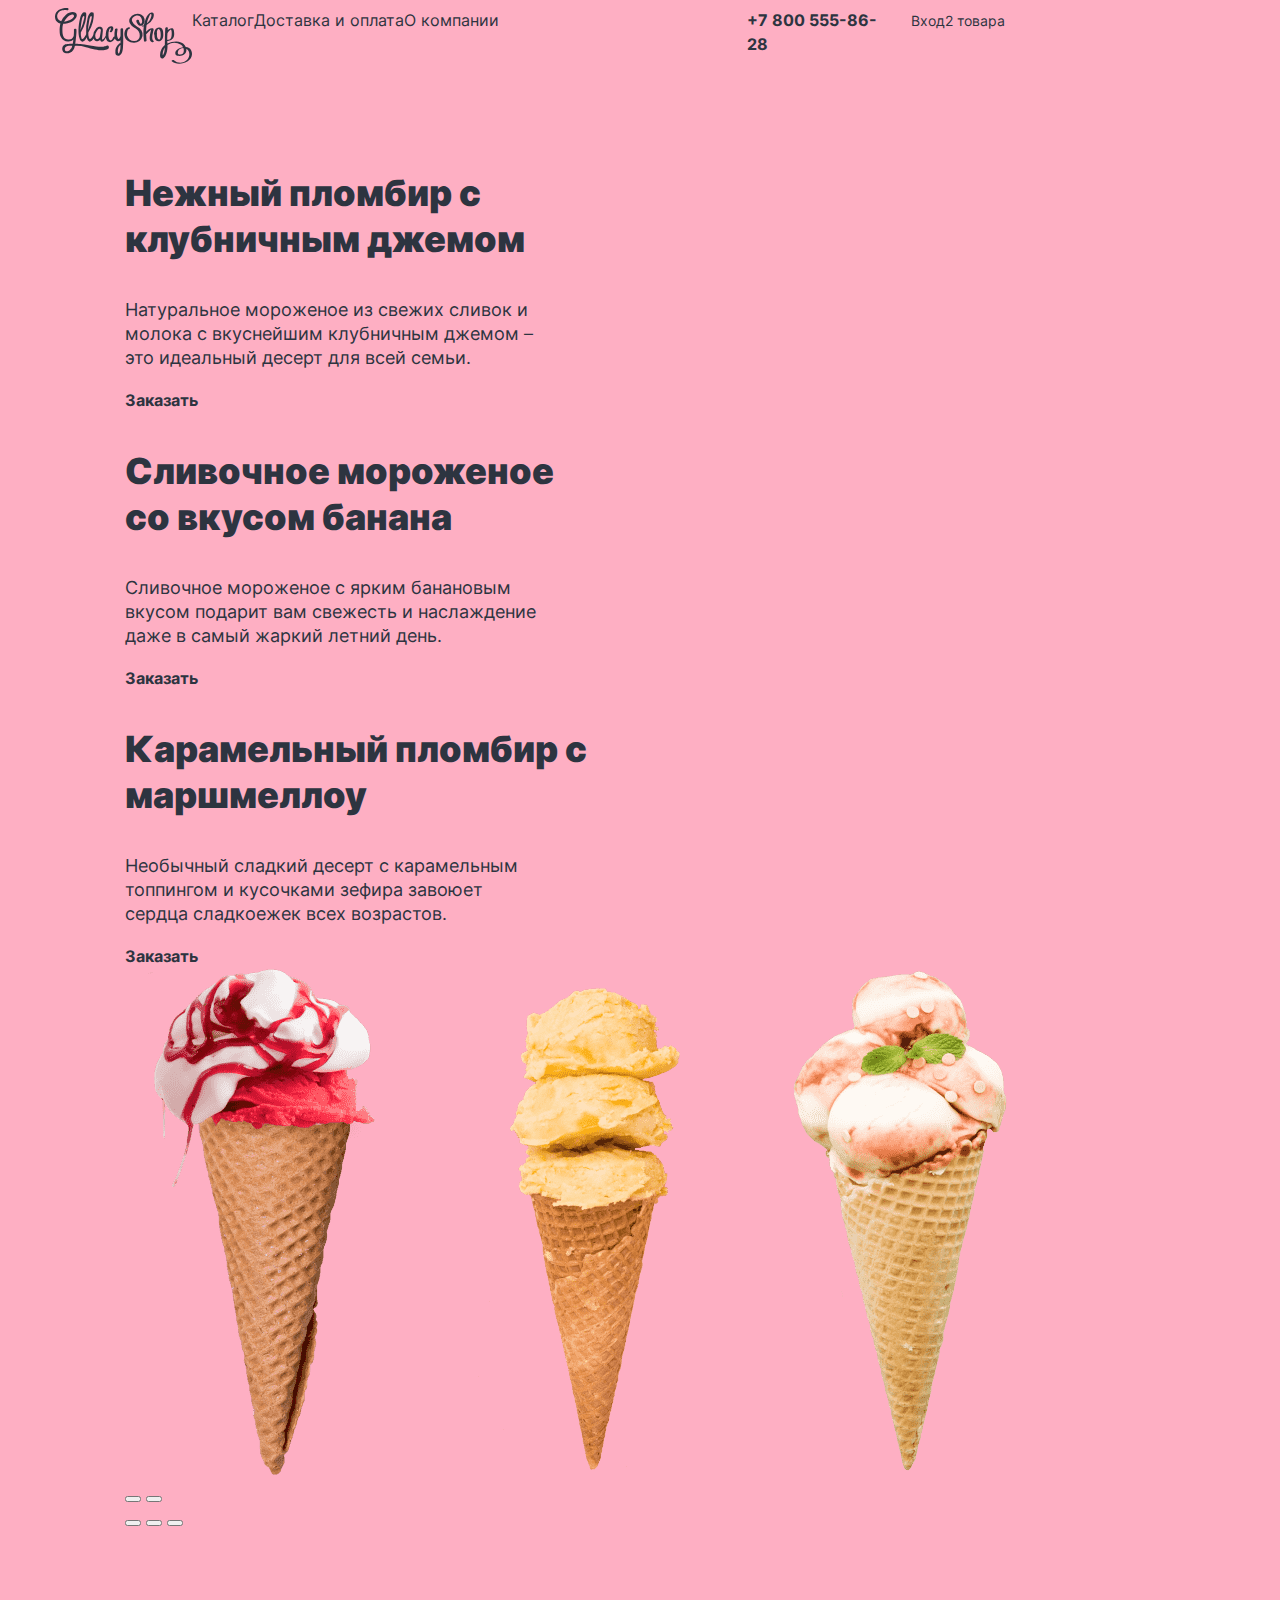
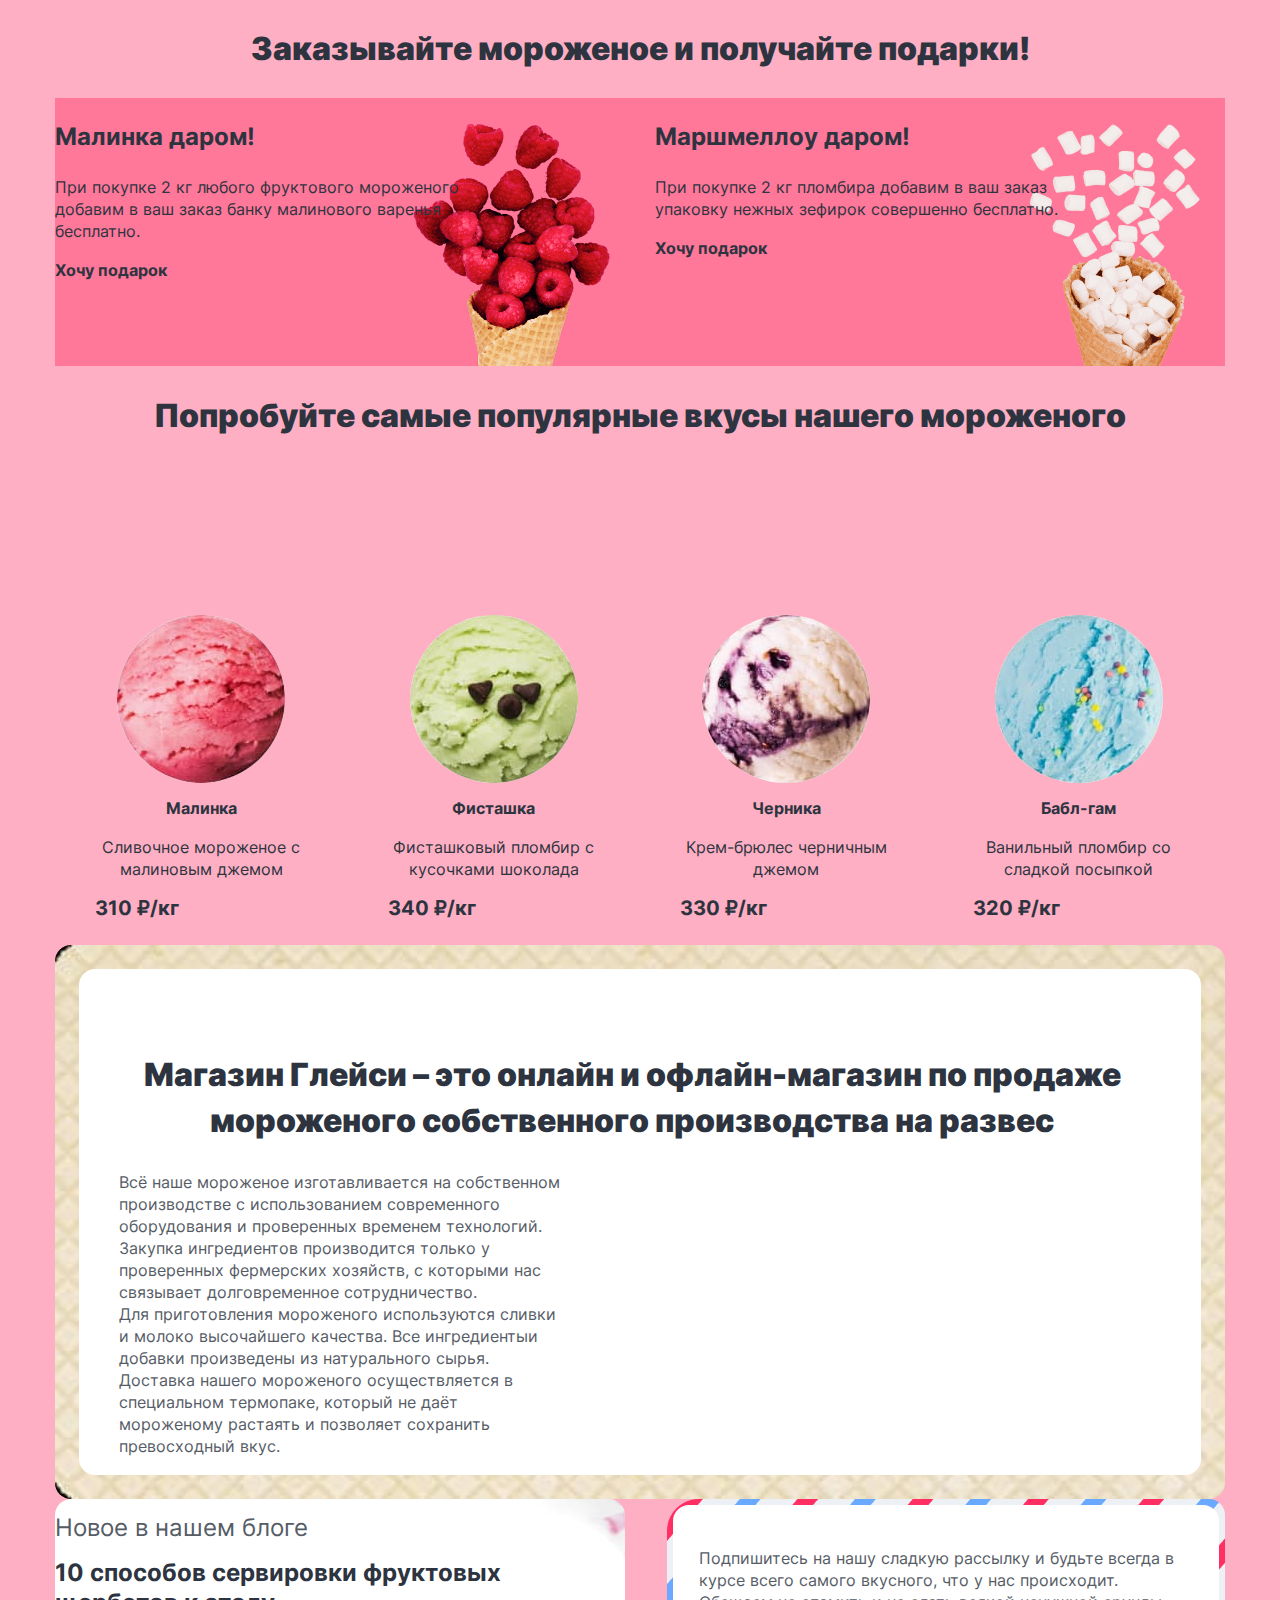
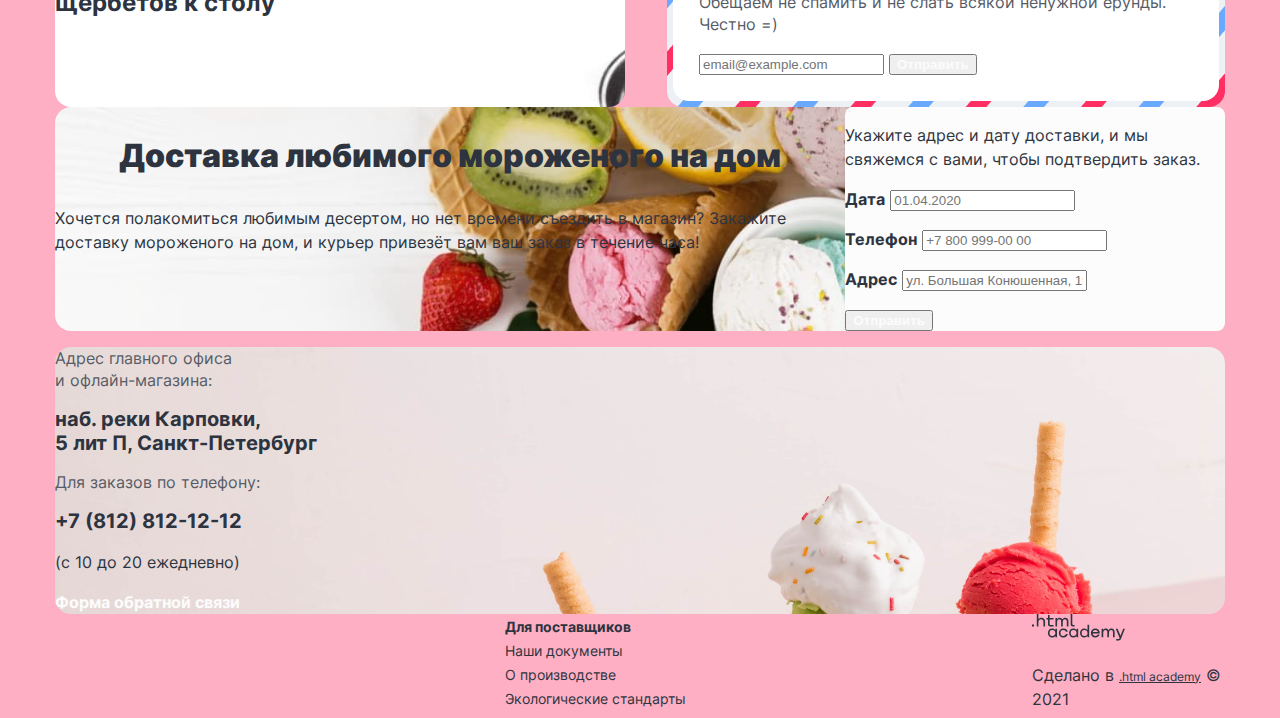
<file: 5/index.html>
<!DOCTYPE html>
<html lang="ru">

<head>
  <meta charset="utf-8">
  <title>HTML Academy: Глейси</title>
  <link rel="stylesheet" href="styles/styles.css">
  <base href="https://htmlacademy-htmlcss.github.io/2096811-gllacy-34/5/">
</head>

<body>
  <header class="page-header">
    <h1 class="visually-hidden">
      Магазин мороженого "Глейси Шоп"
    </h1>
    <a class="logo">
      <img class="logo-img" src="images/logo.svg" width="137" height="55.72" alt="Логотип магазина Глейси.">
    </a>
    <nav class="navigation">
      <ul class="navigation-list list-reset">
        <li class="navigation-item">
          <a class="navigation-link" href="catalog.html">Каталог</a>
        </li>
        <li class="navigation-item">
          <a class="navigation-link" href="#">Доставка и оплата</a>
        </li>
        <li class="navigation-item">
          <a class="navigation-link" href="#">О компании</a>
        </li>
      </ul>
      <a class="navigation-link-phone" href="tel:88005558628">
        +7 800 555-86-28
      </a>
      <ul class="navigation-list navigation-user list-reset">
        <li class="navigation-user-item">
          <a class="navigation-user-link" href="#">
            <span class="visually-hidden">
              Поиск
            </span>
          </a>
        </li>
        <li class="navigation-user-item">
          <a class="navigation-user-link" href="#">
            Вход
          </a>
        </li>
        <li class="navigation-user-item">
          <a class="navigation-user-link" href="#">
            2 товара
          </a>
        </li>
      </ul>
    </nav>
  </header>
  <main class="main">
    <section class="slider">
      <div class="slider-container">
        <h2 class="visually-hidden">Слайдер</h2>
        <ul class="slider-description list-reset">
          <li class="slider-item slider-item-active">
            <h3 class="slider-title">Нежный пломбир
              с клубничным джемом</h3>
            <p class="slider-text">Натуральное мороженое из свежих сливок
              и молока с вкуснейшим клубничным джемом – это идеальный десерт для всей семьи.</p>
            <a class="button button-main" href="catalog.html">Заказать</a>
          </li>
          <li class="slider-item">
            <h3 class="slider-title">Сливочное мороженое со вкусом банана</h3>
            <p class="slider-text">Сливочное мороженое с ярким банановым вкусом подарит вам свежесть и наслаждение
              даже в самый жаркий летний день.</p>
            <a class="button button-main" href="catalog.html">Заказать</a>
          </li>
          <li class="slider-item">
            <h3 class="slider-title">Карамельный пломбир
              с маршмеллоу</h3>
            <p class="slider-text">Необычный сладкий десерт с карамельным топпингом и кусочками зефира завоюет
              сердца сладкоежек всех возрастов.</p>
            <a class="button button-main" href="catalog.html">Заказать</a>
          </li>
        </ul>
        <div class="slider-control">
          <ul class="slider-thumbnail list-reset">
            <li class="slider-thumbnail-item slider-thumbnail-item-actice"><img src="images/strawberry.png" width="306"
                height="507" alt="Клубничный пломбир"></li>
            <li class="slider-thumbnail-item"><img src="images/banana.png" width="306" height="507"
                alt="Сливочное с бананом"></li>
            <li class="slider-thumbnail-item"><img src="images/marshmallow.png" width="306" height="507"
                alt="Карамельный пломбир"></li>
          </ul>
          <div class="slider-navigation-arrow">
            <button class="slider-button slider-prev" type="button">
              <span class="visually-hidden">Предыдущее фото</span>
            </button>
            <button class="slider-button slider-next" type="button">
              <span class="visually-hidden">Следущее фото</span>
            </button>
          </div>
        </div>
        <div class="slider-navigation-bullet">
          <button class="slider-bullet slider-bullet-active" type="button">
            <span class="visually-hidden">Первый слайд</span>
          </button>
          <button class="slider-bullet" type="button">
            <span class="visually-hidden">Второй слайд</span>
          </button>
          <button class="slider-bullet" type="button">
            <span class="visually-hidden">Третий слайд</span>
          </button>
        </div>

        <ul class="slider-social social list-reset">
          <li class="social-item">
            <a class="social-link" href="https://t.me/htmlacademy">
              <span class="visually-hidden">Мы в Телеграм</span>
            </a>
          </li>
          <li class="social-item">
            <a class="social-link" href="https://vk.com/htmlacademy">
              <span class="visually-hidden">Мы в Контакте</span>
            </a>
          </li>
          <li class="social-item">
            <a class="social-link" href="https://www.youtube.com/user/htmlacademyru">
              <span class="visually-hidden">Мы на YouTube</span>
            </a>
          </li>
        </ul>
      </div>
    </section>
    <section class="gift">
      <h2 class="title-main">Заказывайте мороженое и получайте подарки!</h2>
      <ul class="gift-list list-reset">
        <li class="gift-item gift-item-raspberry">
          <h3 class="gift-title">Малинка даром!</h3>
          <p class="gift-discription">При покупке 2 кг любого фруктового мороженого добавим в ваш заказ банку
            малинового варенья бесплатно.</p>
          <a class="button button-main" href="#">Хочу подарок</a>
        </li>
        <li class="gift-item gift-item-marshmallow">
          <h3 class="gift-title">Маршмеллоу даром!</h3>
          <p class="gift-discription">При покупке 2 кг пломбира добавим в ваш заказ упаковку нежных зефирок совершенно
            бесплатно.</p>
          <a class="button button-main" href="#">Хочу подарок</a>
        </li>
      </ul>
    </section>
    <section class="product popular">
      <h2 class="title-main">Попробуйте самые популярные вкусы нашего мороженого</h2>
      <ul class="product-list list-reset">
        <li class="product-item">
          <div class="product-wrapper">
            <div class="product-img">
              <img src="images/catalog/icecream1.jpg" alt="Мороженное Малинка.">
            </div>
            <h2 class="product-title">Малинка</h2>
            <p class="product-descript">Сливочное мороженое с малиновым джемом</p>
            <div class="product-card-wrapper">
              <span class="product-price">310 ₽/кг</span>
              <a class="product-card" href="#">
                <span class="visually-hidden">Положить в корзину</span>
              </a>
            </div>
          </div>
        </li>
        <li class="product-item">
          <div class="product-wrapper">
            <div class="product-img">
              <img src="images/catalog/icecream2.jpg" alt="Мороженное Фисташка.">
            </div>
            <h2 class="product-title">Фисташка</h2>
            <p class="product-descript">Фисташковый пломбир с кусочками шоколада</p>
            <div class="product-card-wrapper">
              <span class="product-price">340 ₽/кг</span>
              <a class="product-card" href="#">
                <span class="visually-hidden">Положить в корзину</span>
              </a>
            </div>
          </div>
        <li class="product-item">
          <div class="product-wrapper">
            <div class="product-img">
              <img src="images/catalog/icecream3.jpg" alt="Мороженное Черника.">
            </div>
            <h2 class="product-title">Черника</h2>
            <p class="product-descript">Крем-брюлес черничным джемом</p>
            <div class="product-card-wrapper">
              <span class="product-price">330 ₽/кг</span>
              <a class="product-card" href="#">
                <span class="visually-hidden">Положить в корзину</span>
              </a>
            </div>
          </div>
        <li class="product-item">
          <div class="product-wrapper">
            <div class="product-img">
              <img src="images/catalog/icecream4.jpg" alt="Мороженное Бабл-гам.">
            </div>
            <h2 class="product-title">Бабл-гам</h2>
            <p class="product-descript">Ванильный пломбир со сладкой посыпкой</p>
            <div class="product-card-wrapper">
              <span class="product-price">320 ₽/кг</span>
              <a class="product-card" href="#">
                <span class="visually-hidden">Положить в корзину</span>
              </a>
            </div>
          </div>
      </ul>
    </section>
    <section class="advantages">
      <div class="advantages-container">
        <h2 class="title-main">Магазин Глейси – это онлайн и офлайн-магазин по продаже мороженого собственного
          производства на развес</h2>
        <ul class="advantages-list list-reset">
          <li class="advantage-item advantage-item-production">
            Всё наше мороженое изготавливается на собственном производстве с использованием современного оборудования и
            проверенных временем технологий.
          </li>
          <li class="advantage-item advantage-item-ingredients">
            Закупка ингредиентов производится только у проверенных фермерских хозяйств, с которыми нас связывает
            долговременное сотрудничество.
          </li>
          <li class="advantage-item advantage-item-natural">
            Для приготовления мороженого используются сливки и молоко высочайшего качества. Все ингредиентыи добавки
            произведены из натурального сырья.
          </li>
          <li class="advantage-item advantage-item-dilivery">
            Доставка нашего мороженого осуществляется в специальном термопаке, который не даёт мороженому растаять и
            позволяет сохранить превосходный вкус.
          </li>
        </ul>
      </div>
    </section>
    <section class="news-subscription">
      <article class="news">
        <h2 class="header-news">
          Новое в нашем блоге </h2>
        <a class="news-link" href="#">10 способов сервировки фруктовых щербетов
          к столу
        </a>
      </article>
      <div class="subscription">
        <div class="subscription-container">
          <p class="subscription-discription">Подпишитесь на нашу сладкую рассылку и будьте всегда
            в курсе всего самого вкусного, что у нас происходит. Обещаем не спамить и не слать всякой ненужной ерунды.
            Честно =)</p>
          <form class="subsription-form" action="https://echo.htmlacademy.ru/" method="post">
            <label class="visually-hidden" for="subscription">Ваша почта</label>
            <input class="form-input subscription-input" type="email" id="subscription" placeholder="email@example.com">
            <button class="button button-other" type="submit">Отправить</button>
          </form>
        </div>
      </div>
    </section>
    <section class="appointment">
      <div class="appointment-container">
        <h2 class="title-main">Доставка любимого мороженого на дом</h2>
        <p>Хочется полакомиться любимым десертом, но нет времени съездить в магазин? Закажите доставку мороженого на
          дом, и курьер привезёт вам ваш заказ в течение часа!</p>
      </div>
      <form class="appointment-form" action="https://echo.htmlacademy.ru/" method="post">
        <p>Укажите адрес и дату доставки, и мы свяжемся с вами, чтобы подтвердить заказ.</p>
        <p class="appointment-form-date">
          <label for="appointment-date">Дата</label>
          <input type="text" id="appointment-date" name="appointment-date" placeholder="01.04.2020">
        </p>
        <p class="appointment-form-phone">
          <label for="appointment-phone">Телефон</label>
          <input type="text" id="appointment-phone" name="appointment-phone" placeholder="+7 800 999-00 00">
        </p>
        <p class="appointment-form-address">
          <label for="appointment-address">Адрес</label>
          <input type="text" id="appointment-address" name="appointment-address"
            placeholder="ул. Большая Конюшенная, 19/8">
        </p>
        <button class="button button-other" type="submit">Отправить</button>
      </form>
    </section>
    <section class="contacts">
      <h2 class="visually-hidden">Контакты</h2>
      <div class="contacts-container">
        <p class="contacts-text">Адрес главного офиса<br>и офлайн-магазина:</p>
        <address class="contacts-address">наб. реки Карповки,<br>5 лит П, Санкт-Петербург</address>
        <p class="contacts-text">Для заказов по телефону:</p>
        <a class="contacts-phone" href="tel:+78128121212">+7 (812) 812-12-12</a>
        <p class="contacts-text-small">(с 10 до 20 ежедневно)</p>
        <a class="button button-other">Форма обратной связи</a>
      </div>
    </section>
  </main>
  <footer class="footer">
    <ul class="footer-social social list-reset">
      <li class="social-item">
        <a class="social-link" href="https://t.me/htmlacademy">
          <span class="visually-hidden">Мы в Телеграм</span>
        </a>
      </li>
      <li class="social-item">
        <a class="social-link" href="https://vk.com/htmlacademy">
          <span class="visually-hidden">Мы в Контакте</span>
        </a>
      </li>
      <li class="social-item">
        <a class="social-link" href="https://www.youtube.com/user/htmlacademyru">
          <span class="visually-hidden">Мы на YouTube</span>
        </a>
      </li>
    </ul>

    <ul class="footer-information list-reset">
      <li class="footer-information-item">
        <a class="footer-information-link footer-information-link-like" href="#">Для поставщиков</a>
      </li>
      <li class="footer-information-item">
        <a class="footer-information-link" href="#">Наши документы</a>
      </li>
      <li class="footer-information-item">
        <a class="footer-information-link" href="#">О производстве</a>
      </li>
      <li class="footer-information-item">
        <a class="footer-information-link" href="#">Экологические стандарты</a>
      </li>
    </ul>

    <div class="footer-copyright">
      <a class="footer-logo" href="https://htmlacademy.ru/">
        <img src="images/logo-footer.svg" width="93" height="27" alt="Логотип HTML Academy">
      </a>
      <p class="footer-copyright-text">Сделано в <a href="https://htmlacademy.ru/">.html academy</a> &#169; 2021</p>
    </div>
  </footer>



</body>

</html>
</file>
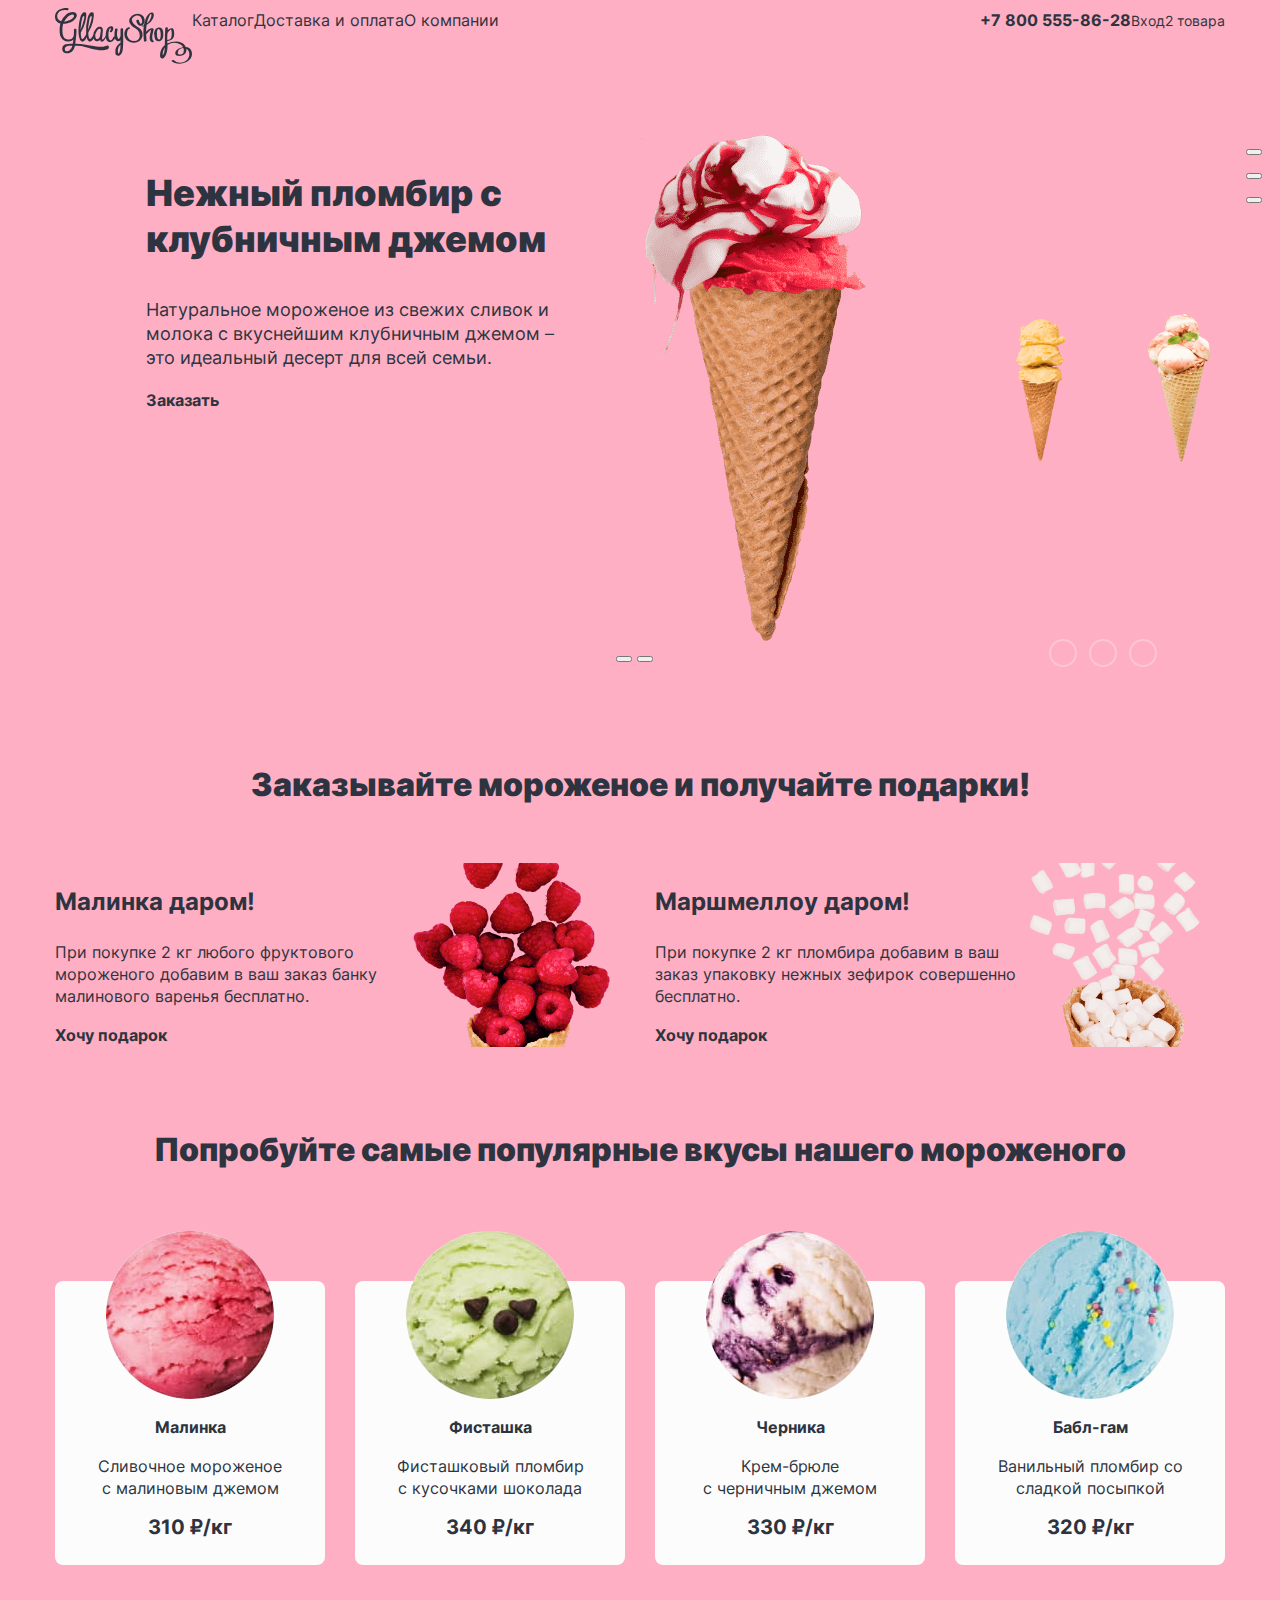
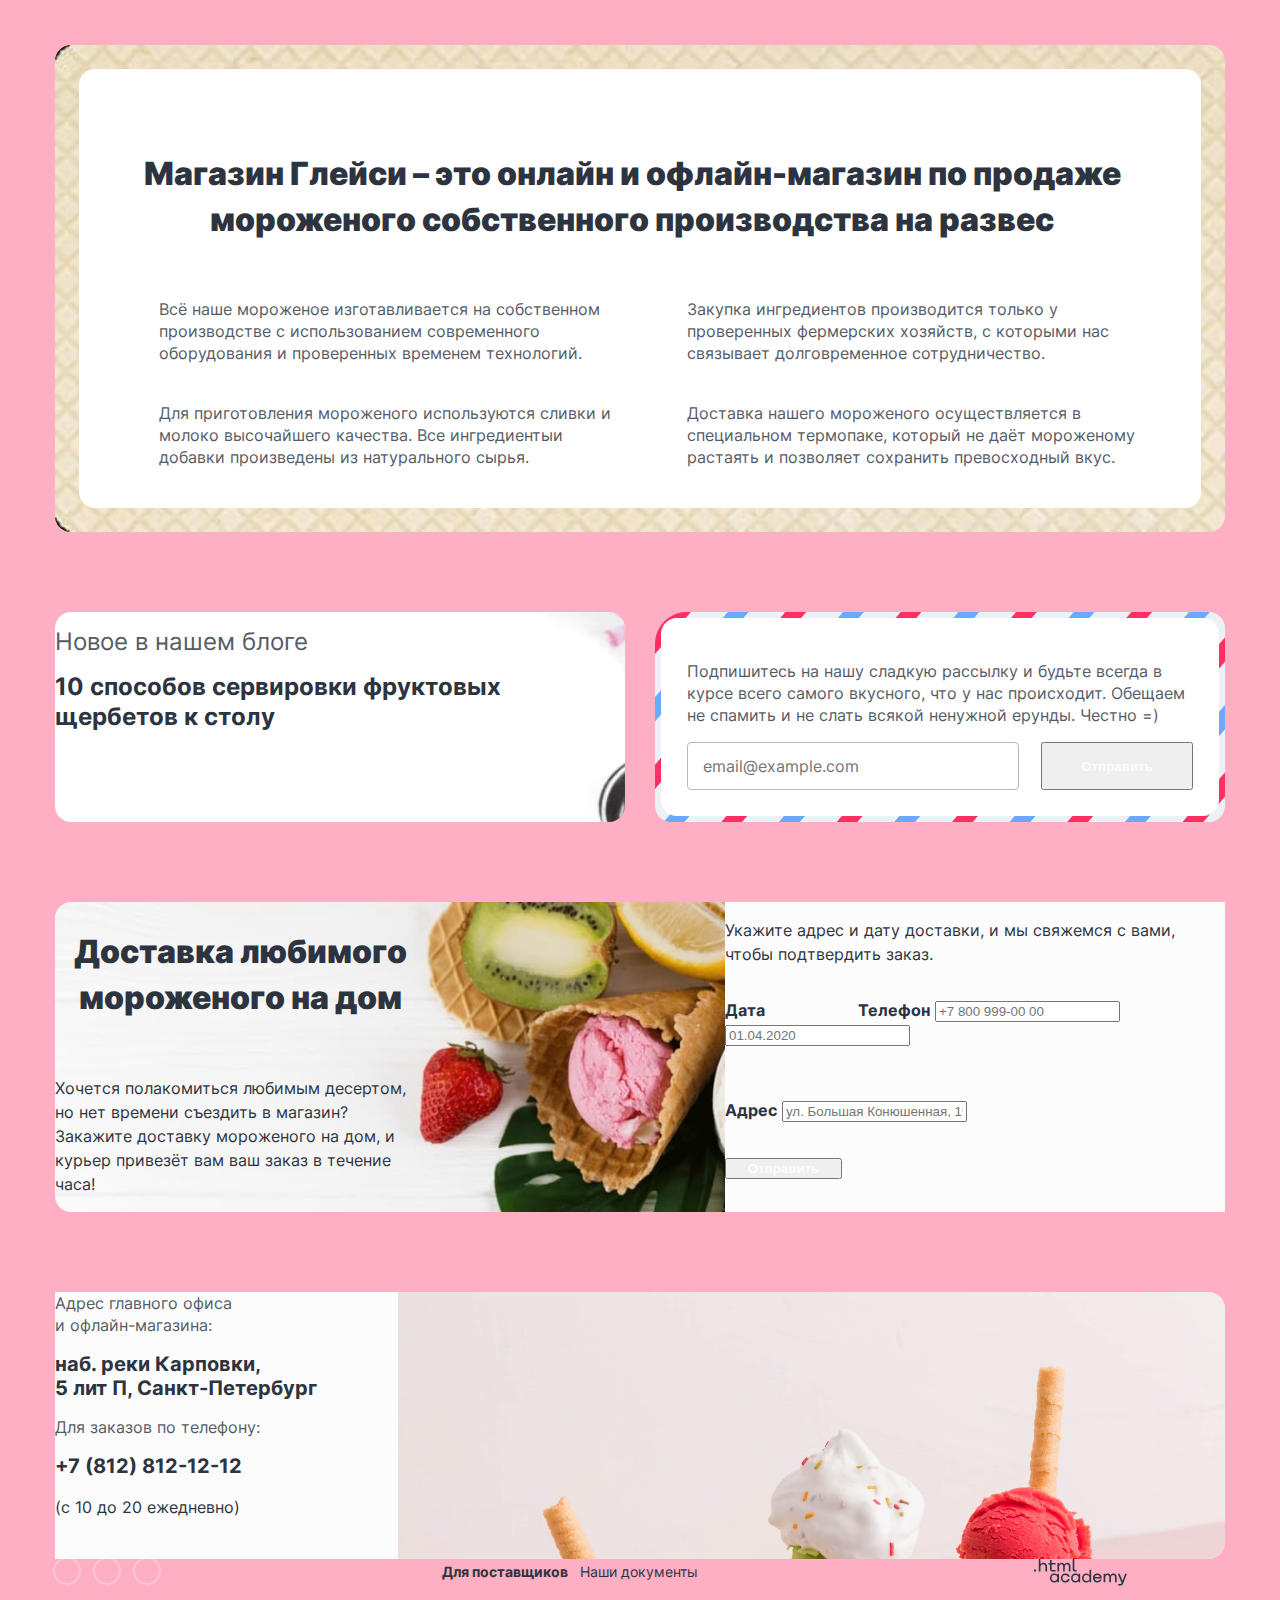
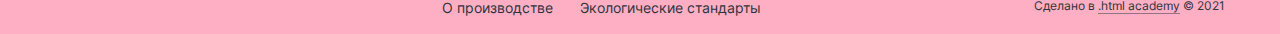
<file: 6/index.html>
<!DOCTYPE html>
<html lang="ru">

<head>
  <meta charset="utf-8">
  <title>HTML Academy: Глейси</title>
  <link rel="stylesheet" href="styles/styles.css">
  <base href="https://htmlacademy-htmlcss.github.io/2096811-gllacy-34/6/">
</head>

<body>
  <header class="page-header">
    <h1 class="visually-hidden">
      Магазин мороженого "Глейси Шоп"
    </h1>
    <a class="logo">
      <img class="logo-img" src="images/logo.svg" width="137" height="55.72" alt="Логотип магазина Глейси.">
    </a>
    <nav class="navigation">
      <ul class="navigation-list list-reset">
        <li class="navigation-item">
          <a class="navigation-link" href="catalog.html">Каталог</a>
        </li>
        <li class="navigation-item">
          <a class="navigation-link" href="#">Доставка и оплата</a>
        </li>
        <li class="navigation-item">
          <a class="navigation-link" href="#">О компании</a>
        </li>
      </ul>
      <a class="navigation-link-phone" href="tel:88005558628">
        +7 800 555-86-28
      </a>
      <ul class="navigation-list navigation-user list-reset">
        <li class="navigation-user-item">
          <a class="navigation-user-link" href="#">
            <span class="visually-hidden">
              Поиск
            </span>
          </a>
        </li>
        <li class="navigation-user-item">
          <a class="navigation-user-link" href="#">
            Вход
          </a>
        </li>
        <li class="navigation-user-item">
          <a class="navigation-user-link" href="#">
            2 товара
          </a>
        </li>
      </ul>
    </nav>
  </header>
  <main class="main">
    <section class="slider">
      <div class="slider-container">
        <h2 class="visually-hidden">Слайдер</h2>
        <ul class="slider-description list-reset">
          <li class="slider-item slider-item-active">
            <h3 class="slider-title">Нежный пломбир
              с клубничным джемом</h3>
            <p class="slider-text">Натуральное мороженое из свежих сливок
              и молока с вкуснейшим клубничным джемом – это идеальный десерт для всей семьи.</p>
            <a class="button button-main" href="catalog.html">Заказать</a>
          </li>
          <li class="slider-item">
            <h3 class="slider-title">Сливочное мороженое со вкусом банана</h3>
            <p class="slider-text">Сливочное мороженое с ярким банановым вкусом подарит вам свежесть и наслаждение
              даже в самый жаркий летний день.</p>
            <a class="button button-main" href="catalog.html">Заказать</a>
          </li>
          <li class="slider-item">
            <h3 class="slider-title">Карамельный пломбир
              с маршмеллоу</h3>
            <p class="slider-text">Необычный сладкий десерт с карамельным топпингом и кусочками зефира завоюет
              сердца сладкоежек всех возрастов.</p>
            <a class="button button-main" href="catalog.html">Заказать</a>
          </li>
        </ul>
        <div class="slider-control">
          <ul class="slider-thumbnail list-reset">
            <li class="slider-thumbnail-item slider-thumbnail-item-actice"><img src="images/strawberry.png" width="306"
                height="507" alt="Клубничный пломбир"></li>
            <li class="slider-thumbnail-item"><img src="images/banana.png" width="306" height="507"
                alt="Сливочное с бананом"></li>
            <li class="slider-thumbnail-item"><img src="images/marshmallow.png" width="306" height="507"
                alt="Карамельный пломбир"></li>
          </ul>
          <div class="slider-navigation-arrow">
            <button class="slider-button slider-prev" type="button">
              <span class="visually-hidden">Предыдущее фото</span>
            </button>
            <button class="slider-button slider-next" type="button">
              <span class="visually-hidden">Следущее фото</span>
            </button>
          </div>
        </div>
        <div class="slider-navigation-bullet">
          <button class="slider-bullet slider-bullet-active" type="button">
            <span class="visually-hidden">Первый слайд</span>
          </button>
          <button class="slider-bullet" type="button">
            <span class="visually-hidden">Второй слайд</span>
          </button>
          <button class="slider-bullet" type="button">
            <span class="visually-hidden">Третий слайд</span>
          </button>
        </div>

        <ul class="slider-social social list-reset">
          <li class="social-item">
            <a class="social-link" href="https://t.me/htmlacademy">
              <span class="visually-hidden">Мы в Телеграм</span>
            </a>
          </li>
          <li class="social-item">
            <a class="social-link" href="https://vk.com/htmlacademy">
              <span class="visually-hidden">Мы в Контакте</span>
            </a>
          </li>
          <li class="social-item">
            <a class="social-link" href="https://www.youtube.com/user/htmlacademyru">
              <span class="visually-hidden">Мы на YouTube</span>
            </a>
          </li>
        </ul>
      </div>
    </section>
    <section class="gift">
      <h2 class="title-main">Заказывайте мороженое и получайте подарки!</h2>
      <ul class="gift-list list-reset">
        <li class="gift-item gift-item-raspberry">
          <h3 class="gift-title">Малинка даром!</h3>
          <p class="gift-discription">При покупке 2 кг любого фруктового мороженого добавим в ваш заказ банку
            малинового варенья бесплатно.</p>
          <a class="button button-main" href="#">Хочу подарок</a>
        </li>
        <li class="gift-item gift-item-marshmallow">
          <h3 class="gift-title">Маршмеллоу даром!</h3>
          <p class="gift-discription">При покупке 2 кг пломбира добавим в ваш заказ упаковку нежных зефирок совершенно
            бесплатно.</p>
          <a class="button button-main" href="#">Хочу подарок</a>
        </li>
      </ul>
    </section>
    <section class="product popular">
      <h2 class="title-main">Попробуйте самые популярные вкусы нашего мороженого</h2>
      <ul class="product-list list-reset">
        <li class="product-item">
          <div class="product-wrapper">
            <div class="product-img">
              <img src="images/catalog/icecream1.jpg" alt="Мороженное Малинка.">
            </div>
            <h2 class="product-title">Малинка</h2>
            <p class="product-descript">Сливочное мороженое<br>с малиновым джемом</p>
            <div class="product-card-wrapper">
              <span class="product-price">310 ₽/кг</span>
              <a class="product-card" href="#">
                <span class="visually-hidden">Положить в корзину</span>
              </a>
            </div>
          </div>
        </li>
        <li class="product-item">
          <div class="product-wrapper">
            <div class="product-img">
              <img src="images/catalog/icecream2.jpg" alt="Мороженное Фисташка.">
            </div>
            <h2 class="product-title">Фисташка</h2>
            <p class="product-descript">Фисташковый пломбир<br>с кусочками шоколада</p>
            <div class="product-card-wrapper">
              <span class="product-price">340 ₽/кг</span>
              <a class="product-card" href="#">
                <span class="visually-hidden">Положить в корзину</span>
              </a>
            </div>
          </div>
        <li class="product-item">
          <div class="product-wrapper">
            <div class="product-img">
              <img src="images/catalog/icecream3.jpg" alt="Мороженное Черника.">
            </div>
            <h2 class="product-title">Черника</h2>
            <p class="product-descript">Крем-брюле<br>с черничным джемом</p>
            <div class="product-card-wrapper">
              <span class="product-price">330 ₽/кг</span>
              <a class="product-card" href="#">
                <span class="visually-hidden">Положить в корзину</span>
              </a>
            </div>
          </div>
        <li class="product-item">
          <div class="product-wrapper">
            <div class="product-img">
              <img src="images/catalog/icecream4.jpg" alt="Мороженное Бабл-гам.">
            </div>
            <h2 class="product-title">Бабл-гам</h2>
            <p class="product-descript">Ванильный пломбир со сладкой посыпкой</p>
            <div class="product-card-wrapper">
              <span class="product-price">320 ₽/кг</span>
              <a class="product-card" href="#">
                <span class="visually-hidden">Положить в корзину</span>
              </a>
            </div>
          </div>
      </ul>
    </section>
    <section class="advantages">
      <div class="advantages-container">
        <h2 class="title-main">Магазин Глейси – это онлайн и офлайн-магазин по продаже мороженого собственного
          производства на развес</h2>
        <ul class="advantages-list list-reset">
          <li class="advantage-item advantage-item-production">
            Всё наше мороженое изготавливается на собственном производстве с использованием современного оборудования и
            проверенных временем технологий.
          </li>
          <li class="advantage-item advantage-item-ingredients">
            Закупка ингредиентов производится только у проверенных фермерских хозяйств, с которыми нас связывает
            долговременное сотрудничество.
          </li>
          <li class="advantage-item advantage-item-natural">
            Для приготовления мороженого используются сливки и молоко высочайшего качества. Все ингредиентыи добавки
            произведены из натурального сырья.
          </li>
          <li class="advantage-item advantage-item-dilivery">
            Доставка нашего мороженого осуществляется в специальном термопаке, который не даёт мороженому растаять и
            позволяет сохранить превосходный вкус.
          </li>
        </ul>
      </div>
    </section>
    <section class="news-subscription">
      <article class="news">
        <h2 class="header-news">
          Новое в нашем блоге </h2>
        <a class="news-link" href="#">10 способов сервировки фруктовых щербетов
          к столу
        </a>
      </article>
      <div class="subscription">
        <div class="subscription-container">
          <p class="subscription-discription">Подпишитесь на нашу сладкую рассылку и будьте всегда
            в курсе всего самого вкусного, что у нас происходит. Обещаем не спамить и не слать всякой ненужной ерунды.
            Честно =)</p>
          <form class="subsription-form" action="https://echo.htmlacademy.ru/" method="post">
            <label class="visually-hidden" for="subscription">Ваша почта</label>
            <input class="form-input subscription-input" type="email" id="subscription" placeholder="email@example.com">
            <button class="button button-other" type="submit">Отправить</button>
          </form>
        </div>
      </div>
    </section>
    <section class="appointment">
      <div class="appointment-container">
        <h2 class="title-main">Доставка любимого мороженого на дом</h2>
        <p>Хочется полакомиться любимым десертом, но нет времени съездить в магазин? Закажите доставку мороженого на
          дом, и курьер привезёт вам ваш заказ в течение часа!</p>
      </div>
      <div class="appointment-form-container">
        <div class="appointment-text">
        <p>Укажите адрес и дату доставки, и мы свяжемся с вами, чтобы подтвердить заказ.</p>
        </div>
        <form class="appointment-form" action="https://echo.htmlacademy.ru/" method="post">
          <p class="appointment-form-date">
            <label for="appointment-date">Дата</label>
            <input type="text" id="appointment-date" name="appointment-date" placeholder="01.04.2020">
          </p>
          <p class="appointment-form-phone">
            <label for="appointment-phone">Телефон</label>
            <input type="text" id="appointment-phone" name="appointment-phone" placeholder="+7 800 999-00 00">
          </p>
          <p class="appointment-form-address">
            <label for="appointment-address">Адрес</label>
            <input type="text" id="appointment-address" name="appointment-address"
              placeholder="ул. Большая Конюшенная, 19/8">
          </p>
          <button class="button button-other" type="submit">Отправить</button>
        </form>
      </div>
    </section>
    <section class="contacts">
      <h2 class="visually-hidden">Контакты</h2>
      <div class="contacts-container">
        <p class="contacts-text">Адрес главного офиса<br>и офлайн-магазина:</p>
        <address class="contacts-address">наб. реки Карповки,<br>5 лит П, Санкт-Петербург</address>
        <p class="contacts-text">Для заказов по телефону:</p>
        <a class="contacts-phone" href="tel:+78128121212">+7 (812) 812-12-12</a>
        <p class="contacts-text-small">(с 10 до 20 ежедневно)</p>
        <a class="button button-other">Форма обратной связи</a>
      </div>
    </section>
  </main>
  <footer class="footer">
    <ul class="footer-social social list-reset">
      <li class="social-item">
        <a class="social-link" href="https://t.me/htmlacademy">
          <span class="visually-hidden">Мы в Телеграм</span>
        </a>
      </li>
      <li class="social-item">
        <a class="social-link" href="https://vk.com/htmlacademy">
          <span class="visually-hidden">Мы в Контакте</span>
        </a>
      </li>
      <li class="social-item">
        <a class="social-link" href="https://www.youtube.com/user/htmlacademyru">
          <span class="visually-hidden">Мы на YouTube</span>
        </a>
      </li>
    </ul>

    <ul class="footer-information list-reset">
      <li class="footer-information-item">
        <a class="footer-information-link footer-information-link-like" href="#">Для поставщиков</a>
      </li>
      <li class="footer-information-item">
        <a class="footer-information-link" href="#">Наши документы</a>
      </li>
      <li class="footer-information-item">
        <a class="footer-information-link" href="#">О производстве</a>
      </li>
      <li class="footer-information-item">
        <a class="footer-information-link" href="#">Экологические стандарты</a>
      </li>
    </ul>

    <div class="footer-copyright">
      <a class="footer-logo" href="https://htmlacademy.ru/">
        <img src="images/logo-footer.svg" width="93" height="27" alt="Логотип HTML Academy">
      </a>
      <p class="footer-copyright-text">Сделано в <a href="https://htmlacademy.ru/">.html academy</a> &#169; 2021</p>
    </div>
  </footer>



</body>

</html>
</file>
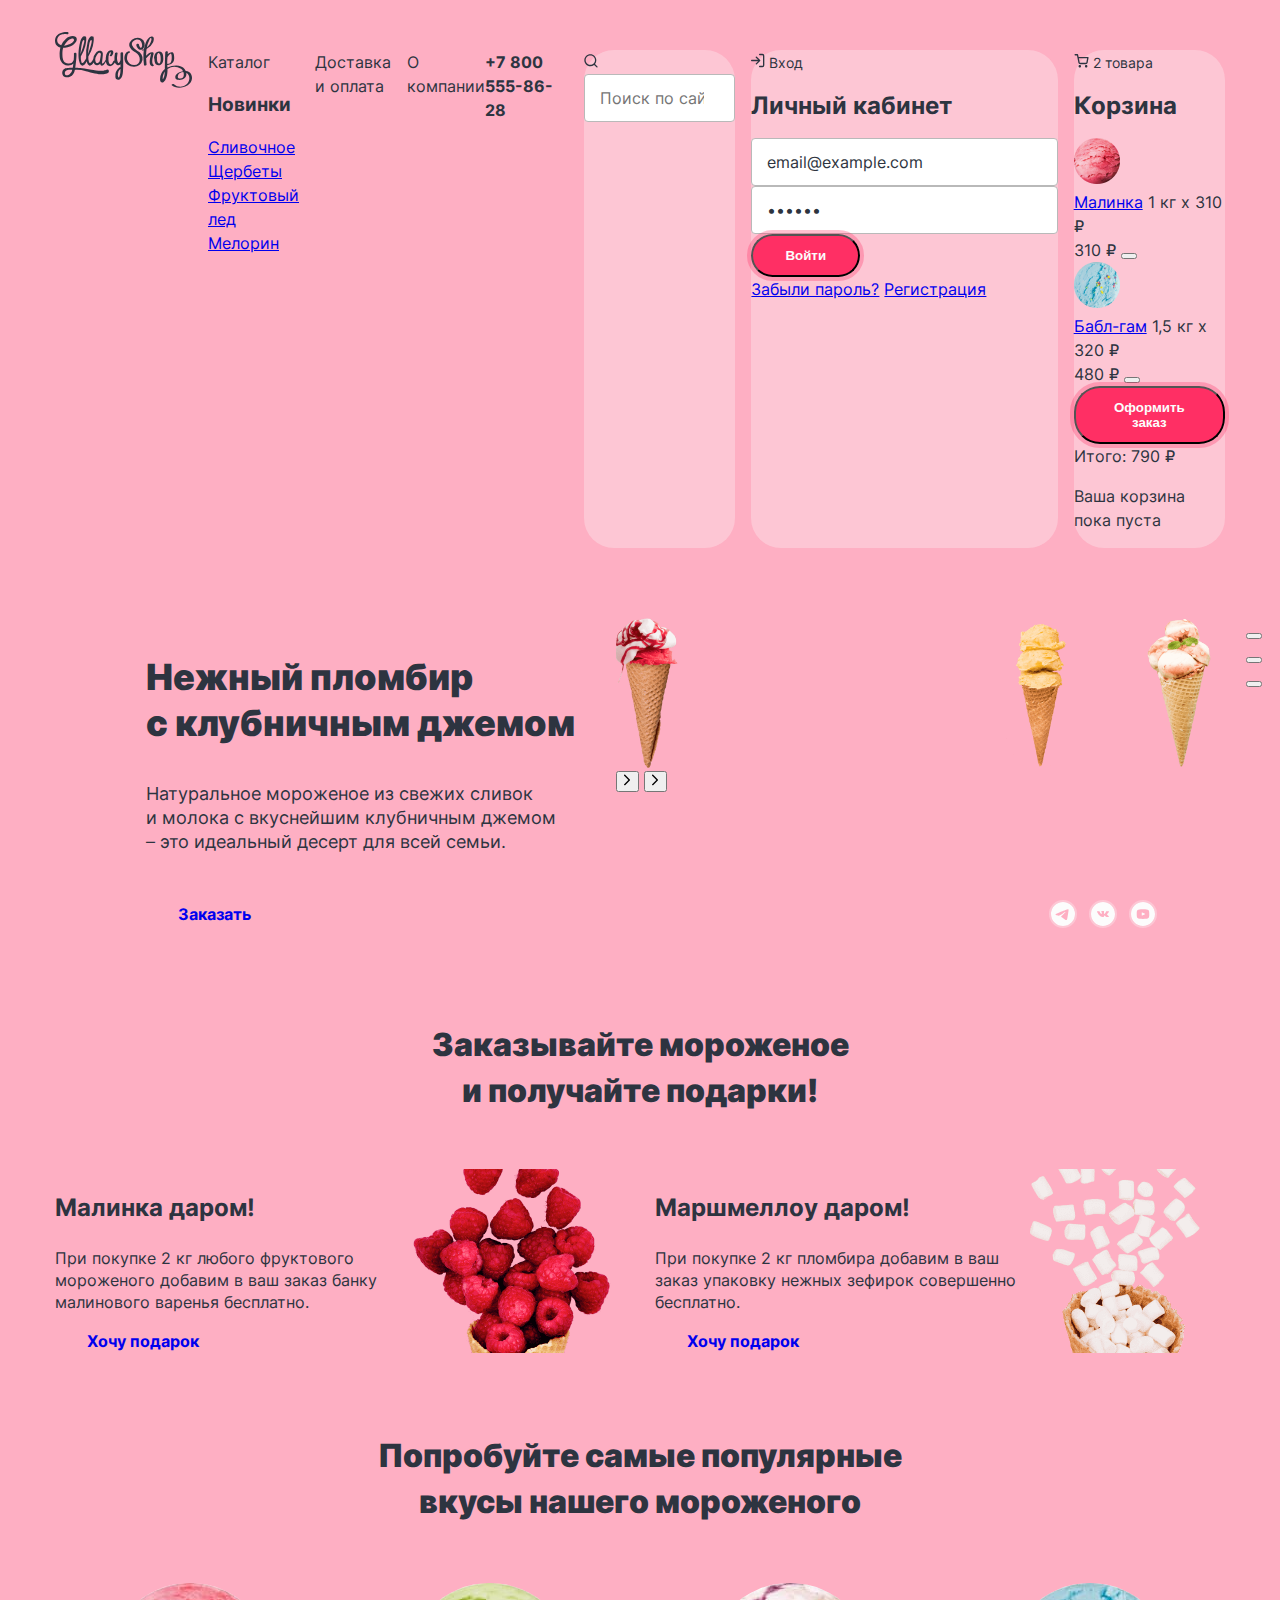
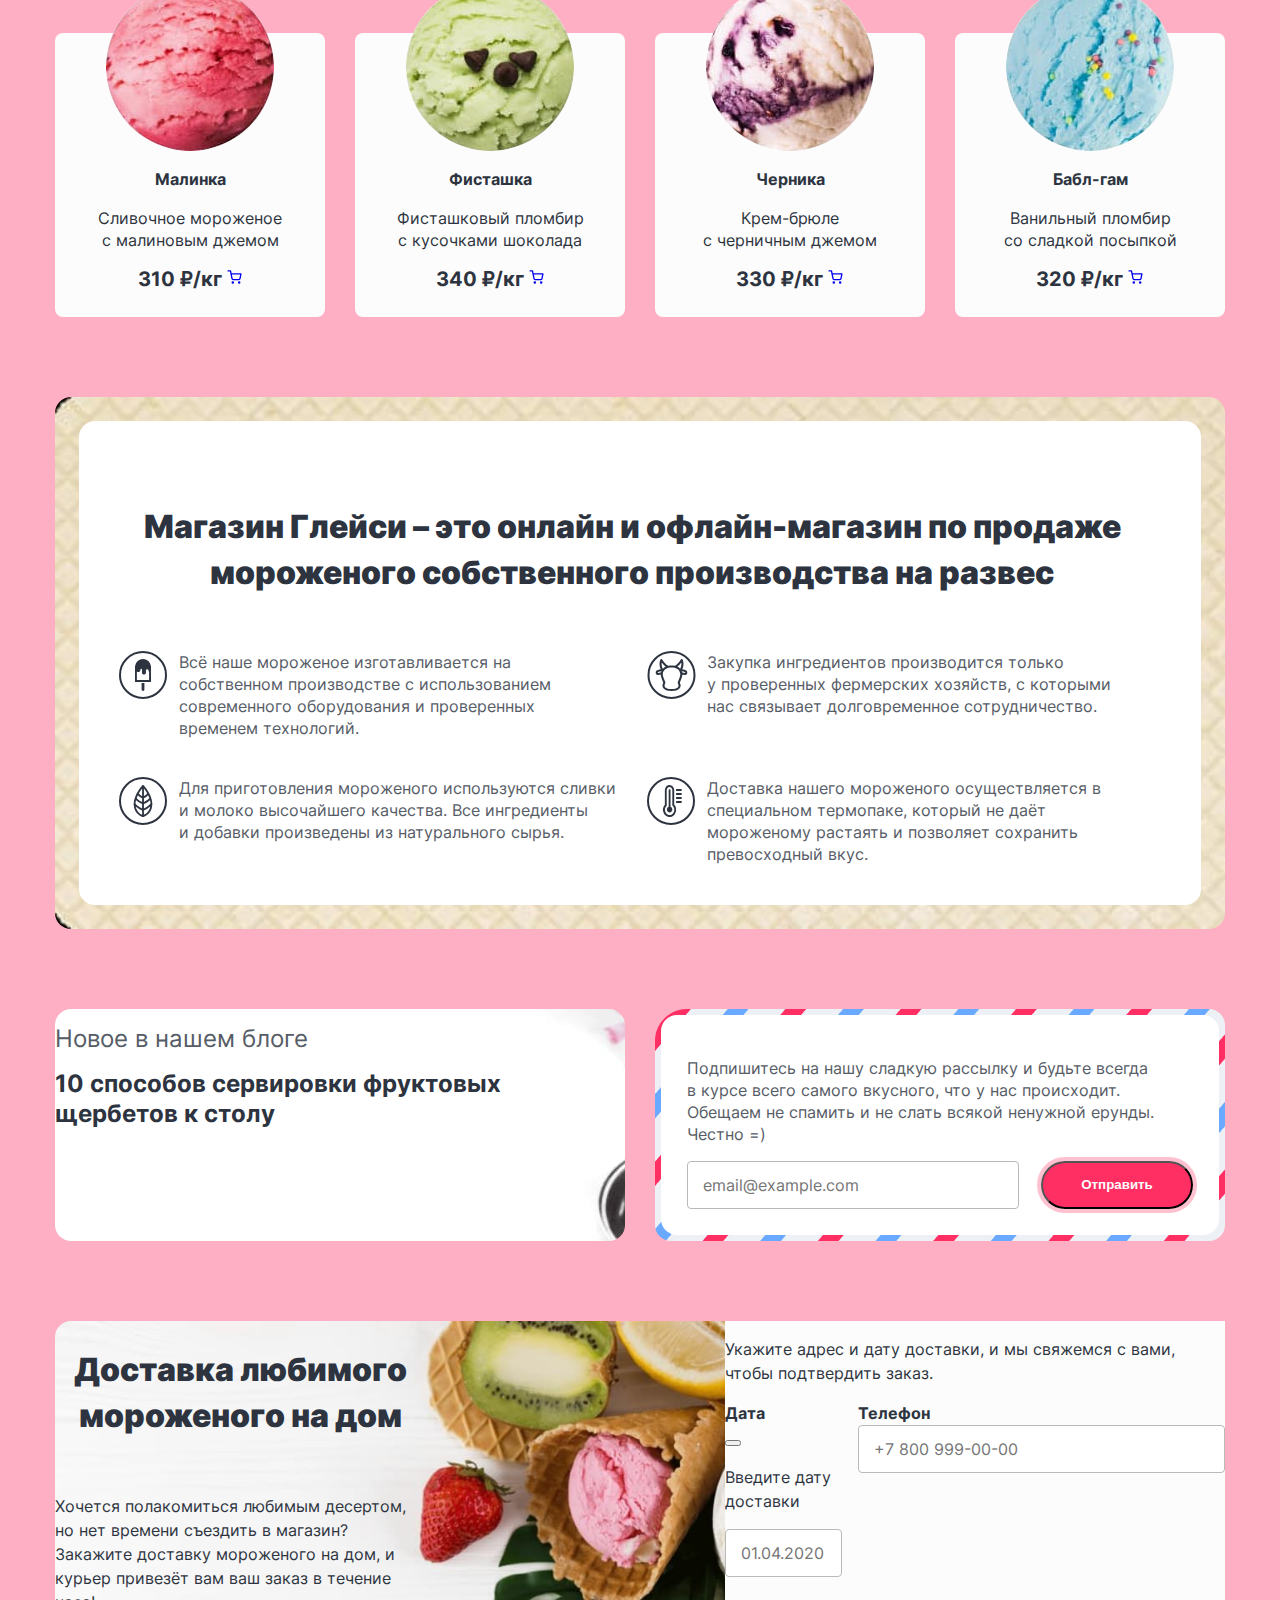
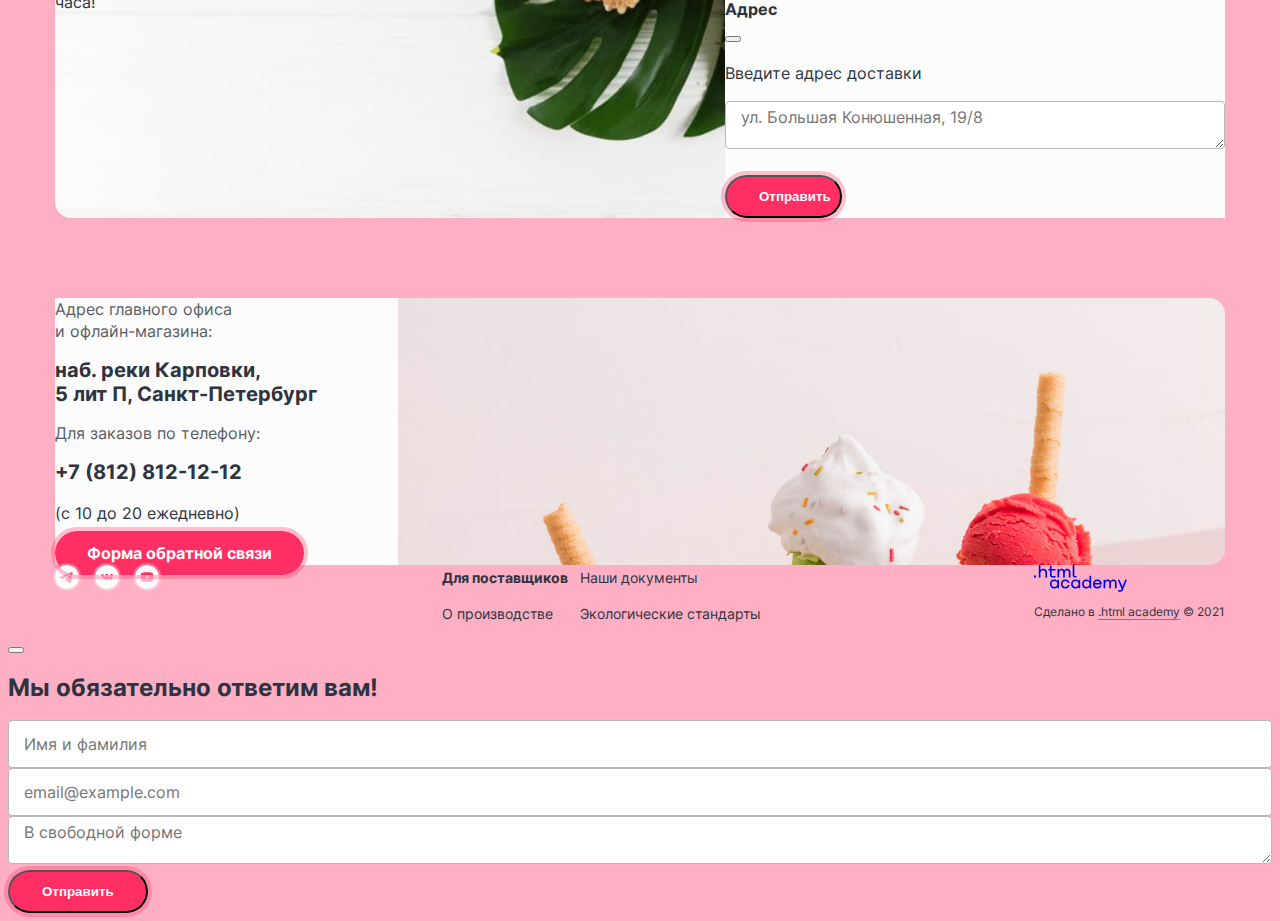
<file: 7/index.html>
<!DOCTYPE html>
<html lang="ru">

<head>
  <meta charset="utf-8">
  <title>HTML Academy: Глейси</title>

  <link rel="preload" href="fonts/inter-400.woff2" as="font" crossorigin>
  <link rel="preload" href="fonts/inter-700.woff2" as="font" crossorigin>
  <link rel="preload" href="fonts/inter-900.woff2" as="font" crossorigin>

  <link rel="icon" href="favicon.ico">
  <link rel="icon" type="image/png" sizes="32x32" href="img/favicon-32x32.png">

  <link rel="stylesheet" href="styles/styles.css">
  <base href="https://htmlacademy-htmlcss.github.io/2096811-gllacy-34/7/">
</head>

<body>
  <div class="container">
    <header class="page-header">
      <h1 class="visually-hidden">Магазин мороженого "Глейси Шоп".</h1>
      <nav class="navigation">
        <a class="logo">
          <img class="logo-img" src="images/logo.svg" width="137" height="56" alt="Логотип магазина Глейси.">
        </a>
        <ul class="navigation-list list-reset">
          <li class="navigation-item navigation-item-drop">
            <a class="navigation-link" href="catalog.html">Каталог</a>
            <div class="navigation-list-drop">
              <h3 class="navigation-drop-title">Новинки</h3>
              <ul class="navigation-drop-list list-reset">
                <li class="navigation-drop-item">
                  <a class="navigation-drop-link" href="catalog.html">Сливочное</a>
                </li>
                <li class="navigation-drop-item">
                  <a class="navigation-drop-link" href="#">Щербеты</a>
                </li>
                <li class="navigation-drop-item">
                  <a class="navigation-drop-link" href="#">Фруктовый лед</a>
                </li>
                <li class="navigation-drop-item">
                  <a class="navigation-drop-link" href="#">Мелорин</a>
                </li>
              </ul>
            </div>
          </li>
          <li class="navigation-item">
            <a class="navigation-link" href="#">Доставка и оплата</a>
          </li>
          <li class="navigation-item">
            <a class="navigation-link" href="#">О компании</a>
          </li>
        </ul>
        <a class="navigation-link-phone" href="tel:88005558628">
          +7 800 555-86-28
        </a>
        <ul class="navigation-list navigation-user list-reset">
          <li class="navigation-user-item">
            <a class="navigation-user-link navigation-user-link-search" href="#">
              <svg aria-hidden="true" focusable="false" width="14" height="14" viewBox="0 0 14 14" fill="currentColor" xmlns="http://www.w3.org/2000/svg">
                <path fill-rule="evenodd" clip-rule="evenodd" d="M1.6633 6.188c0-2.5774 2.0893-4.6667 4.6667-4.6667 2.5773 0 4.6666 2.0893 4.6666 4.6666 0 1.2573-.4972 2.3985-1.3057 3.2376a.6735.6735 0 0 0-.1234.1234c-.8392.8085-1.9803 1.3057-3.2375 1.3057-2.5774 0-4.6667-2.0893-4.6667-4.6667Zm8.4118 4.6879a5.9747 5.9747 0 0 1-3.7451 1.312c-3.3138 0-6-2.6863-6-6s2.6862-6 6-6c3.3137 0 6 2.6863 6 6a5.9747 5.9747 0 0 1-1.3121 3.7452l2.4501 2.4501a.6666.6666 0 0 1 0 .9428.6666.6666 0 0 1-.9428 0l-2.4501-2.4501Z" />
              </svg>
              <span class="visually-hidden">Поиск.</span>
            </a>

            <!-- navigation-user-container-open открывает окно поиска -->
            <div class="navigation-user-container search">
              <form class="search-form" action="https://echo.htmlacademy.ru" method="get">
                <label class="visually-hidden" for="form-search">Поиск.</label>
                <input class="form-input search-input" type="search" id="form-search" name="search" placeholder="Поиск по сайту" required>
                <button type="submit" class="visually-hidden">Найти</button>
              </form>
            </div>
          </li>
          <li class="navigation-user-item">
            <a class="navigation-user-link navigation-user-link-login" href="#">
              <svg aria-hidden="true" focusable="false" width="14" height="15" viewBox="0 0 14 15" fill="currentColor" xmlns="http://www.w3.org/2000/svg">
                <path fill-rule="evenodd" clip-rule="evenodd" d="M8 1.5246A.6667.6667 0 0 1 8.6667.858h2.6666a1.9997 1.9997 0 0 1 2 2v9.3334a2 2 0 0 1-2 2H8.6667a.6667.6667 0 0 1 0-1.3334h2.6666A.6667.6667 0 0 0 12 12.1913V2.8579a.6664.6664 0 0 0-.6667-.6666H8.6667A.6667.6667 0 0 1 8 1.5246ZM4.8619 3.72a.6667.6667 0 0 1 .9428 0l3.3291 3.329a.6731.6731 0 0 1 .129.177.664.664 0 0 1 .0705.2987.6639.6639 0 0 1-.1998.4759l-3.3288 3.3288a.6667.6667 0 1 1-.9428-.9428L7.057 8.1913H.6668a.6667.6667 0 1 1 0-1.3334H7.057L4.862 4.6627a.6667.6667 0 0 1 0-.9428Z" />
              </svg>
              <span>Вход</span>
            </a>

            <!-- navigation-user-container-open открывает окно корзины -->
            <div class="navigation-user-container login">
              <h2 class="navigation-user-title">Личный кабинет</h2>
              <form class="login-form" action="https://echo.htmlacademy.ru" method="post">
                <label class="visually-hidden" for="form-email">Ваша почта.</label>
                <input class="form-input login-input" type="email" id="form-email" name="form-email" placeholder="Ваш email" value="email@example.com" required>
                <label class="visually-hidden" for="form-password">Ваш пароль.</label>
                <input class="form-input login-input" type="password" id="form-password" name="password" placeholder="Ваш пароль" value="******" required>
                <div class="login-wrapper">
                  <button class="button button-other" type="submit">Войти</button>
                  <div class="login-wrapper-link">
                    <a class="login-link" href="#">Забыли пароль?</a>
                    <a class="login-link" href="#">Регистрация</a>
                  </div>
                </div>
              </form>
            </div>
          </li>
          <li class="navigation-user-item">
            <a class="navigation-user-link" href="#">
              <svg aria-hidden="true" focusable="false" width="15" height="14" viewBox="0 0 15 14" fill="currentColor" xmlns="http://www.w3.org/2000/svg">
                <path fill-rule="evenodd" clip-rule="evenodd" d="M1.16667 0.107941C0.798477 0.107941 0.5 0.406418 0.5 0.774607C0.5 1.1428 0.798477 1.44127 1.16667 1.44127H2.93794L3.40537 3.77666C3.40821 3.79461 3.41176 3.81232 3.416 3.82976L4.38338 8.66309L4.3835 8.66365C4.46706 9.08366 4.69562 9.46093 5.02921 9.72948C5.36111 9.99666 5.77595 10.1393 6.20183 10.1328H11.8225C12.2484 10.1393 12.6633 9.99666 12.9952 9.72948C13.3289 9.46081 13.5575 9.08332 13.641 8.66309L13.641 8.6631L13.642 8.6581L14.5691 3.79666C14.6063 3.60149 14.5545 3.39989 14.4279 3.24681C14.3012 3.09372 14.1129 3.00511 13.9142 3.00511H4.61072L4.1381 0.643769C4.07574 0.332198 3.80215 0.107941 3.4844 0.107941H1.16667ZM5.69098 8.40238L4.87759 4.33844H13.1084L12.3328 8.4053C12.31 8.51782 12.2485 8.61884 12.1591 8.69085C12.0691 8.76329 11.9565 8.80177 11.841 8.79956L11.841 8.79943H11.8282H6.19614V8.79931L6.18337 8.79956C6.06787 8.80177 5.95528 8.76329 5.8653 8.69085C5.77531 8.61842 5.71368 8.51664 5.69117 8.40334L5.69098 8.40238ZM4.55739 12.3634C4.55739 11.6754 5.1151 11.1177 5.80307 11.1177C6.49105 11.1177 7.04876 11.6754 7.04876 12.3634C7.04876 13.0513 6.49105 13.6091 5.80307 13.6091C5.1151 13.6091 4.55739 13.0513 4.55739 12.3634ZM10.9307 12.3634C10.9307 11.6754 11.4884 11.1177 12.1764 11.1177C12.8644 11.1177 13.4221 11.6754 13.4221 12.3634C13.4221 13.0513 12.8644 13.6091 12.1764 13.6091C11.4884 13.6091 10.9307 13.0513 10.9307 12.3634Z" />
              </svg>
              <span>2 товара</span>
            </a>

            <!-- navigation-user-container-open открывает окно корзины -->
            <div class="navigation-user-container card">
              <h2 class="navigation-user-title">Корзина</h2>
              <ul class="card-list list-reset">
                <li class="card-item">
                  <div class="card-img">
                    <img src="images/card-1.png" alt="Мороженное Малинка.">
                  </div>
                  <div class="card-descript">
                    <a class="card-title" href="#">Малинка</a>
                    <span class="card-descript-text">1 кг х 310 ₽</span>
                  </div>
                  <span class="card-price">310 ₽</span>
                  <button class="card-delete" type="button">
                    <span class="visually-hidden">Удалить мороженное из корзины.</span>
                  </button>
                </li>
                <li class="card-item">
                  <div class="card-img">
                    <img src="images/card-2.png" alt="Мороженное Бабл-гам.">
                  </div>
                  <div class="card-descript">
                    <a class="card-title" href="#">Бабл-гам</a>
                    <span class="card-descript-text">1,5 кг х 320 ₽</span>
                  </div>
                  <span class="card-price">480 ₽</span>
                  <button class="card-delete" type="button">
                    <span class="visually-hidden">Удалить мороженное из корзины.</span>
                  </button>
                </li>
              </ul>
              <div class="card-wrapper">
                <button class="button button-other" type="submit">Оформить заказ</button>
                <span class="card-total">Итого: 790 ₽</span>
              </div>
            </div>

            <!-- navigation-user-container-open открывает окно пустой корзины -->
            <div class="navigation-user-container card-empty">
              <p>Ваша корзина пока пуста</p>
            </div>
          </li>
        </ul>
      </nav>
    </header>
    <main class="main main-container">
      <section class="slider">
        <div class="slider-container">
          <h2 class="visually-hidden">Слайдер.</h2>
          <ul class="slider-description list-reset">
            <li class="slider-item slider-item-active">
              <h3 class="slider-title">Нежный пломбир с&nbsp;клубничным джемом</h3>
              <p class="slider-text">Натуральное мороженое из свежих сливок и&nbsp;молока с вкуснейшим клубничным джемом – это идеальный десерт для всей семьи.</p>
              <a class="button" href="catalog.html">Заказать</a>
            </li>
            <li class="slider-item">
              <h3 class="slider-title">Сливочное мороженое со вкусом банана</h3>
              <p class="slider-text">Сливочное мороженое с ярким банановым вкусом подарит вам свежесть и наслаждение даже в самый жаркий летний день.</p>
              <a class="button" href="catalog.html">Заказать</a>
            </li>
            <li class="slider-item">
              <h3 class="slider-title">Карамельный пломбир с маршмеллоу</h3>
              <p class="slider-text">Необычный сладкий десерт с карамельным топпингом и кусочками зефира завоюет сердца сладкоежек всех возрастов.</p>
              <a class="button" href="catalog.html">Заказать</a>
            </li>
          </ul>
          <div class="slider-control">
            <ul class="slider-thumbnail list-reset">
              <li class="slider-thumbnail-item slider-thumbnail-item-active">
                <img src="images/strawberry.png" width="66" height="150" alt="Клубничный пломбир.">
              </li>
              <li class="slider-thumbnail-item">
                <img src="images/banana.png" width="66" height="150" alt="Сливочное с бананом.">
              </li>
              <li class="slider-thumbnail-item">
                <img src="images/marshmallow.png" width="66" height="150" alt="Карамельный пломбир.">
              </li>
            </ul>
            <div class="slider-navigation-arrow">
              <button class="slider-button slider-prev" type="button">
                <span class="visually-hidden">Предыдущий слайд.</span>
                <svg aria-hidden="true" focusable="false" width="7" height="12" fill="currentColor" xmlns="http://www.w3.org/2000/svg">
                  <path fill-rule="evenodd" clip-rule="evenodd" d="M1.14.86a.66.66 0 1 0-.95.95L4.4 6 .2 10.2a.67.67 0 0 0 .95.94L5.8 6.48a.66.66 0 0 0 0-.94L1.15.86Z" />
                </svg>
              </button>
              <button class="slider-button slider-next" type="button">
                <span class="visually-hidden">Следущий слайд.</span>
                <svg aria-hidden="true" focusable="false" width="7" height="12" fill="currentColor" xmlns="http://www.w3.org/2000/svg">
                  <path fill-rule="evenodd" clip-rule="evenodd" d="M1.14.86a.66.66 0 1 0-.95.95L4.4 6 .2 10.2a.67.67 0 0 0 .95.94L5.8 6.48a.66.66 0 0 0 0-.94L1.15.86Z" />
                </svg>
              </button>
            </div>
          </div>
          <div class="slider-navigation-bullet">
            <button class="slider-bullet slider-bullet-active" type="button">
              <span class="visually-hidden">Первый слайд.</span>
            </button>
            <button class="slider-bullet" type="button">
              <span class="visually-hidden">Второй слайд.</span>
            </button>
            <button class="slider-bullet" type="button">
              <span class="visually-hidden">Третий слайд.</span>
            </button>
          </div>

          <ul class="slider-social social list-reset">
            <li class="social-item">
              <a class="social-link" href="https://t.me/htmlacademy">
                <svg aria-hidden="true" focusable="false" width="24" height="24" fill="currentColor" xmlns="http://www.w3.org/2000/svg">
                  <path fill-rule="evenodd" clip-rule="evenodd" d="M24 12a12 12 0 1 1-24 0 12 12 0 0 1 24 0ZM12.43 8.86c-1.17.48-3.5 1.49-7 3.01-.57.23-.86.45-.9.67-.04.36.42.5 1.04.7l.27.08c.6.2 1.43.44 1.86.45.39 0 .82-.16 1.3-.48 3.27-2.21 4.96-3.33 5.06-3.35.08-.02.18-.04.25.02.07.07.07.18.06.22-.05.19-1.84 1.86-2.77 2.72a28.24 28.24 0 0 0-.82.79c-.57.54-1 .96.02 1.63.5.32.89.59 1.28.85a88.77 88.77 0 0 0 1.8 1.23c.5.35.95.67 1.5.62.32-.03.65-.33.82-1.23.4-2.13 1.18-6.73 1.36-8.63.01-.16 0-.31-.02-.47a.5.5 0 0 0-.17-.33.78.78 0 0 0-.46-.14c-.46.01-1.15.25-4.48 1.64Z" />
                </svg>
                <span class="visually-hidden">Мы в Телеграм.</span>
              </a>
            </li>
            <li class="social-item">
              <a class="social-link" href="https://vk.com/htmlacademy">
                <svg aria-hidden="true" focusable="false" width="24" height="24" fill="currentColor" xmlns="http://www.w3.org/2000/svg">
                  <path fill-rule="evenodd" clip-rule="evenodd" d="M24 12c0 6.627-5.373 12-12 12S0 18.627 0 12 5.373 0 12 0s12 5.373 12 12Zm-11.412 2.975h-.717s-1.582.083-2.976-1.188c-1.52-1.388-2.863-4.14-2.863-4.14s-.077-.18.007-.268c.095-.098.352-.104.352-.104l1.715-.01s.161.024.277.098c.095.062.149.176.149.176s.277.615.644 1.17c.716 1.085 1.05 1.322 1.293 1.206.354-.17.248-1.533.248-1.533s.007-.496-.178-.716c-.143-.17-.414-.22-.533-.235-.096-.011.062-.207.267-.295.309-.133.854-.14 1.498-.135.501.005.645.032.842.074.455.096.44.405.41 1.07-.01.2-.02.43-.02.697 0 .06-.002.124-.004.19-.01.34-.023.73.233.876.132.074.453.011 1.256-1.185.381-.566.667-1.233.667-1.233s.062-.119.16-.17c.098-.051.232-.036.232-.036l1.805-.01s.542-.056.63.158c.091.226-.203.751-.94 1.612-.696.813-1.036 1.115-1.01 1.38.02.196.242.372.67.72.888.722 1.124 1.101 1.18 1.192a.447.447 0 0 0 .011.016c.398.578-.44.623-.44.623l-1.603.02s-.345.06-.798-.214c-.237-.142-.469-.375-.69-.597-.337-.339-.649-.652-.915-.578-.447.124-.433.967-.433.967s.004.18-.098.277c-.11.104-.328.125-.328.125Z" />
                </svg>
                <span class="visually-hidden">Мы в Контакте.</span>
              </a>
            </li>
            <li class="social-item">
              <a class="social-link" href="https://www.youtube.com/user/htmlacademyru">
                <svg aria-hidden="true" focusable="false" width="24" height="24" fill="currentColor" xmlns="http://www.w3.org/2000/svg">
                  <path d="m14.004 11.791-2.808-1.31c-.245-.114-.446.014-.446.285v2.468c0 .271.201.399.446.285l2.806-1.31c.247-.115.247-.303.002-.418ZM12 0C5.372 0 0 5.372 0 12s5.372 12 12 12 12-5.372 12-12S18.628 0 12 0Zm0 16.875c-6.143 0-6.25-.554-6.25-4.875S5.857 7.125 12 7.125c6.142 0 6.25.554 6.25 4.875s-.108 4.875-6.25 4.875Z" />
                </svg>
                <span class="visually-hidden">Мы на YouTube.</span>
              </a>
            </li>
          </ul>
        </div>
      </section>
      <section class="gift">
        <h2 class="title-main">Заказывайте мороженое<br> и получайте подарки!</h2>
        <ul class="gift-list list-reset">
          <li class="gift-item gift-item-raspberry">
            <h3 class="gift-title">Малинка даром!</h3>
            <p class="gift-discription">При покупке 2 кг любого фруктового мороженого добавим в ваш заказ банку малинового варенья бесплатно.</p>
            <a class="button" href="#">Хочу подарок</a>
          </li>
          <li class="gift-item gift-item-marshmallow">
            <h3 class="gift-title">Маршмеллоу даром!</h3>
            <p class="gift-discription">При покупке 2 кг пломбира добавим в&nbsp;ваш заказ упаковку нежных зефирок&nbsp;совершенно бесплатно.</p>
            <a class="button" href="#">Хочу подарок</a>
          </li>
        </ul>
      </section>
      <section class="product">
        <h2 class="title-main">Попробуйте самые популярные<br> вкусы нашего мороженого</h2>
        <ul class="product-list list-reset">
          <li class="product-item">
            <div class="product-wrapper">
              <div class="product-img">
                <img src="images/catalog/icecream1.jpg" alt="Мороженное Малинка.">
              </div>
              <h2 class="product-title">Малинка</h2>
              <p class="product-descript">Сливочное мороженое<br>с малиновым джемом</p>
              <div class="product-card-wrapper">
                <span class="product-price">310 ₽/кг</span>
                <a class="product-card" href="#">
                  <svg aria-hidden="true" focusable="false" width="16" height="16" fill="currentColor" xmlns="http://www.w3.org/2000/svg">
                    <path fill-rule="evenodd" clip-rule="evenodd" d="M1.17.25a.67.67 0 1 0 0 1.33h1.77l.47 2.34v.05l.97 4.84a1.83 1.83 0 0 0 1.82 1.46h5.62a1.83 1.83 0 0 0 1.82-1.46V8.8l.93-4.86a.67.67 0 0 0-.66-.8h-9.3L4.14.8a.67.67 0 0 0-.66-.54H1.17Zm4.52 8.3-.81-4.07h8.23l-.78 4.07a.5.5 0 0 1-.49.4H6.18a.5.5 0 0 1-.49-.4ZM4.56 12.5a1.25 1.25 0 1 1 2.49 0 1.25 1.25 0 0 1-2.5 0Zm6.37 0a1.25 1.25 0 1 1 2.5 0 1.25 1.25 0 0 1-2.5 0Z" />
                  </svg>
                  <span class="visually-hidden">Положить в корзину.</span>
                </a>
              </div>
            </div>
          </li>
          <li class="product-item">
            <div class="product-wrapper">
              <div class="product-img">
                <img src="images/catalog/icecream2.jpg" alt="Мороженное Фисташка.">
              </div>
              <h2 class="product-title">Фисташка</h2>
              <p class="product-descript">Фисташковый пломбир<br>с кусочками шоколада</p>
              <div class="product-card-wrapper">
                <span class="product-price">340 ₽/кг</span>
                <a class="product-card" href="#">
                  <svg aria-hidden="true" focusable="false" width="16" height="16" fill="currentColor" xmlns="http://www.w3.org/2000/svg">
                    <path fill-rule="evenodd" clip-rule="evenodd" d="M1.17.25a.67.67 0 1 0 0 1.33h1.77l.47 2.34v.05l.97 4.84a1.83 1.83 0 0 0 1.82 1.46h5.62a1.83 1.83 0 0 0 1.82-1.46V8.8l.93-4.86a.67.67 0 0 0-.66-.8h-9.3L4.14.8a.67.67 0 0 0-.66-.54H1.17Zm4.52 8.3-.81-4.07h8.23l-.78 4.07a.5.5 0 0 1-.49.4H6.18a.5.5 0 0 1-.49-.4ZM4.56 12.5a1.25 1.25 0 1 1 2.49 0 1.25 1.25 0 0 1-2.5 0Zm6.37 0a1.25 1.25 0 1 1 2.5 0 1.25 1.25 0 0 1-2.5 0Z" />
                  </svg>
                  <span class="visually-hidden">Положить в корзину.</span>
                </a>
              </div>
            </div>
          </li>
          <li class="product-item">
            <div class="product-wrapper">
              <div class="product-img">
                <img src="images/catalog/icecream3.jpg" alt="Мороженное Черника.">
              </div>
              <h2 class="product-title">Черника</h2>
              <p class="product-descript">Крем-брюле<br>с черничным джемом</p>
              <div class="product-card-wrapper">
                <span class="product-price">330 ₽/кг</span>
                <a class="product-card" href="#">
                  <svg aria-hidden="true" focusable="false" width="16" height="16" fill="currentColor" xmlns="http://www.w3.org/2000/svg">
                    <path fill-rule="evenodd" clip-rule="evenodd" d="M1.17.25a.67.67 0 1 0 0 1.33h1.77l.47 2.34v.05l.97 4.84a1.83 1.83 0 0 0 1.82 1.46h5.62a1.83 1.83 0 0 0 1.82-1.46V8.8l.93-4.86a.67.67 0 0 0-.66-.8h-9.3L4.14.8a.67.67 0 0 0-.66-.54H1.17Zm4.52 8.3-.81-4.07h8.23l-.78 4.07a.5.5 0 0 1-.49.4H6.18a.5.5 0 0 1-.49-.4ZM4.56 12.5a1.25 1.25 0 1 1 2.49 0 1.25 1.25 0 0 1-2.5 0Zm6.37 0a1.25 1.25 0 1 1 2.5 0 1.25 1.25 0 0 1-2.5 0Z" />
                  </svg>
                  <span class="visually-hidden">Положить в корзину.</span>
                </a>
              </div>
            </div>
          </li>
          <li class="product-item">
            <div class="product-wrapper">
              <div class="product-img">
                <img src="images/catalog/icecream4.jpg" alt="Мороженное Бабл-гам.">
              </div>
              <h2 class="product-title">Бабл-гам</h2>
              <p class="product-descript">Ванильный пломбир<br>со сладкой посыпкой</p>
              <div class="product-card-wrapper">
                <span class="product-price">320 ₽/кг</span>
                <a class="product-card" href="#">
                  <svg aria-hidden="true" focusable="false" width="16" height="16" fill="currentColor" xmlns="http://www.w3.org/2000/svg">
                    <path fill-rule="evenodd" clip-rule="evenodd" d="M1.17.25a.67.67 0 1 0 0 1.33h1.77l.47 2.34v.05l.97 4.84a1.83 1.83 0 0 0 1.82 1.46h5.62a1.83 1.83 0 0 0 1.82-1.46V8.8l.93-4.86a.67.67 0 0 0-.66-.8h-9.3L4.14.8a.67.67 0 0 0-.66-.54H1.17Zm4.52 8.3-.81-4.07h8.23l-.78 4.07a.5.5 0 0 1-.49.4H6.18a.5.5 0 0 1-.49-.4ZM4.56 12.5a1.25 1.25 0 1 1 2.49 0 1.25 1.25 0 0 1-2.5 0Zm6.37 0a1.25 1.25 0 1 1 2.5 0 1.25 1.25 0 0 1-2.5 0Z" />
                  </svg>
                  <span class="visually-hidden">Положить в корзину.</span>
                </a>
              </div>
            </div>
          </li>
        </ul>
      </section>
      <section class="advantages">
        <div class="advantages-container">
          <h2 class="title-main">Магазин Глейси – это онлайн и офлайн-магазин по продаже мороженого собственного производства на развес</h2>
          <ul class="advantages-list list-reset">
            <li class="advantage-item advantage-item-production">
              Всё наше мороженое изготавливается на собственном производстве с использованием современного оборудования и проверенных временем технологий.
            </li>
            <li class="advantage-item advantage-item-ingredients">
              Закупка ингредиентов производится только у&nbsp;проверенных фермерских хозяйств, с которыми нас&nbsp;связывает долговременное сотрудничество.
            </li>
            <li class="advantage-item advantage-item-natural">
              Для приготовления мороженого используются сливки и молоко высочайшего качества. Все ингредиенты и&nbsp;добавки произведены из натурального сырья.
            </li>
            <li class="advantage-item advantage-item-dilivery">
              Доставка нашего мороженого осуществляется в специальном термопаке, который не даёт мороженому растаять и позволяет сохранить превосходный вкус.
            </li>
          </ul>
        </div>
      </section>
      <section class="news-subscription">
        <article class="news">
          <h2 class="header-news">Новое в нашем блоге</h2>
          <a class="news-link" href="#">10 способов сервировки фруктовых щербетов к&nbsp;столу</a>
        </article>
        <div class="subscription">
          <div class="subscription-container">
            <p class="subscription-discription">Подпишитесь на нашу сладкую рассылку и будьте всегда в&nbsp;курсе всего самого вкусного, что у нас происходит. Обещаем не спамить и не слать всякой ненужной ерунды. Честно =)</p>
            <form class="subsription-form" action="https://echo.htmlacademy.ru/" method="post">
              <label class="visually-hidden" for="subscription">Ваша почта.</label>
              <input class="form-input subscription-input" type="email" id="subscription" name="email" placeholder="email@example.com" required>
              <button class="button button-other" type="submit">Отправить</button>
            </form>
          </div>
        </div>
      </section>
      <section class="appointment">
        <div class="appointment-container">
          <h2 class="title-main">Доставка любимого мороженого на дом</h2>
          <p>Хочется полакомиться любимым десертом, но&nbsp;нет времени съездить в магазин? Закажите доставку мороженого на дом, и курьер привезёт вам ваш заказ в течение часа!</p>
        </div>
        <div class="appointment-form-container">
          <p>Укажите адрес и дату доставки, и мы свяжемся с&nbsp;вами, чтобы подтвердить заказ.</p>
          <form class="appointment-form" action="https://echo.htmlacademy.ru/" method="post">
            <div class="appointment-form-group appointment-form-date">
              <div class="appointment-form-tooltip">
                <label class="appointment-form-label" for="appointment-date">Дата</label>
                <div class="appointment-tooltip">
                  <button class="appointment-tooltip-toggle" type="button" aria-labelledby="info-label-date">
                    <span class="visually-hidden">Дополнительная информация.</span>
                  </button>
                  <p class="appointment-tooltip-text" id="info-label-date">Введите дату доставки</p>
                </div>
              </div>
              <input class="form-input" type="text" id="appointment-date" name="appointment-date" placeholder="01.04.2020" required>
            </div>
            <div class="appointment-form-group appointment-form-phone">
              <label class="appointment-form-label" for="appointment-phone">Телефон</label>
              <input class="form-input" type="text" id="appointment-phone" name="appointment-phone" placeholder="+7 800 999-00-00" required>
            </div>
            <div class="appointment-form-group appointment-form-address">
              <div class="appointment-form-tooltip">
                <label class="appointment-form-label" for="appointment-address">Адрес</label>
                <div class="appointment-tooltip">
                  <button class="appointment-tooltip-toggle" type="button" aria-labelledby="info-label-address">
                    <span class="visually-hidden">Дополнительная информация.</span>
                  </button>
                  <p class="appointment-tooltip-text" id="info-label-address">Введите адрес доставки</p>
                </div>
              </div>
              <textarea class="form-input" id="appointment-address" placeholder="ул. Большая Конюшенная, 19/8" required></textarea>
            </div>
            <button class="button button-other" type="submit">Отправить</button>
          </form>
        </div>
      </section>
      <section class="contacts">
        <h2 class="visually-hidden">Контакты</h2>
        <div class="contacts-container">
          <p class="contacts-text">Адрес главного офиса<br>и офлайн-магазина:</p>
          <address class="contacts-address">наб. реки Карповки,<br>5 лит П, Санкт-Петербург</address>
          <p class="contacts-text">Для заказов по телефону:</p>
          <a class="contacts-phone" href="tel:+78128121212">+7 (812) 812-12-12</a>
          <p class="contacts-text-small">(с 10 до 20 ежедневно)</p>
          <a class="button button-other">Форма обратной связи</a>
        </div>
      </section>
    </main>
    <footer class="footer">
      <ul class="footer-social social list-reset">
        <li class="social-item">
          <a class="social-link" href="https://t.me/htmlacademy">
            <span class="visually-hidden">Мы в Телеграм</span>
            <svg aria-hidden="true" focusable="false" width="24" height="24" fill="currentColor" xmlns="http://www.w3.org/2000/svg">
              <path d="M24 12c0 6.627-5.373 12-12 12S0 18.627 0 12 5.373 0 12 0s12 5.373 12 12ZM12.43 8.859c-1.167.485-3.5 1.49-6.998 3.014-.568.226-.866.447-.893.663-.046.366.412.51 1.034.705.085.027.173.054.263.084.613.199 1.437.432 1.865.441.389.008.823-.152 1.302-.48 3.268-2.207 4.955-3.322 5.061-3.346.075-.017.179-.039.249.024.07.062.063.18.056.212-.046.193-1.84 1.862-2.77 2.726-.29.269-.495.46-.537.504-.094.097-.19.19-.282.279-.57.548-.996.96.024 1.632.49.323.882.59 1.273.856.427.291.853.581 1.405.943.14.092.274.187.405.28.497.355.944.673 1.496.623.32-.03.652-.331.82-1.23.397-2.126 1.179-6.73 1.36-8.628a2.112 2.112 0 0 0-.02-.472.506.506 0 0 0-.172-.325c-.143-.117-.365-.142-.465-.14-.451.008-1.143.249-4.476 1.635Z" />
            </svg>
          </a>
        </li>
        <li class="social-item">
          <a class="social-link" href="https://vk.com/htmlacademy">
            <span class="visually-hidden">Мы в Контакте</span>
            <svg aria-hidden="true" focusable="false" width="24" height="24" fill="currentColor" xmlns="http://www.w3.org/2000/svg">
              <path fill-rule="evenodd" clip-rule="evenodd" d="M24 12c0 6.627-5.373 12-12 12S0 18.627 0 12 5.373 0 12 0s12 5.373 12 12Zm-11.412 2.975h-.717s-1.582.083-2.976-1.188c-1.52-1.388-2.863-4.14-2.863-4.14s-.077-.18.007-.268c.095-.098.352-.104.352-.104l1.715-.01s.161.024.277.098c.095.062.149.176.149.176s.277.615.644 1.17c.716 1.085 1.05 1.322 1.293 1.206.354-.17.248-1.533.248-1.533s.007-.496-.178-.716c-.143-.17-.414-.22-.533-.235-.096-.011.062-.207.267-.295.309-.133.854-.14 1.498-.135.501.005.645.032.842.074.455.096.44.405.41 1.07-.01.2-.02.43-.02.697 0 .06-.002.124-.004.19-.01.34-.023.73.233.876.132.074.453.011 1.256-1.185.381-.566.667-1.233.667-1.233s.062-.119.16-.17c.098-.051.232-.036.232-.036l1.805-.01s.542-.056.63.158c.091.226-.203.751-.94 1.612-.696.813-1.036 1.115-1.01 1.38.02.196.242.372.67.72.888.722 1.124 1.101 1.18 1.192a.447.447 0 0 0 .011.016c.398.578-.44.623-.44.623l-1.603.02s-.345.06-.798-.214c-.237-.142-.469-.375-.69-.597-.337-.339-.649-.652-.915-.578-.447.124-.433.967-.433.967s.004.18-.098.277c-.11.104-.328.125-.328.125Z" />
            </svg>
          </a>
        </li>
        <li class="social-item">
          <a class="social-link" href="https://www.youtube.com/user/htmlacademyru">
            <span class="visually-hidden">Мы на YouTybe</span>
            <svg aria-hidden="true" focusable="false" width="24" height="24" fill="currentColor" xmlns="http://www.w3.org/2000/svg">
              <path d="m14.004 11.791-2.808-1.31c-.245-.114-.446.014-.446.285v2.468c0 .271.201.399.446.285l2.806-1.31c.247-.115.247-.303.002-.418ZM12 0C5.372 0 0 5.372 0 12s5.372 12 12 12 12-5.372 12-12S18.628 0 12 0Zm0 16.875c-6.143 0-6.25-.554-6.25-4.875S5.857 7.125 12 7.125c6.142 0 6.25.554 6.25 4.875s-.108 4.875-6.25 4.875Z" />
            </svg>
          </a>
        </li>
      </ul>

      <ul class="footer-information list-reset">
        <li class="footer-information-item">
          <a class="footer-information-link footer-information-link-like" href="#">Для поставщиков</a>
        </li>
        <li class="footer-information-item">
          <a class="footer-information-link" href="#">Наши документы</a>
        </li>
        <li class="footer-information-item">
          <a class="footer-information-link" href="#">О производстве</a>
        </li>
        <li class="footer-information-item">
          <a class="footer-information-link" href="#">Экологические стандарты</a>
        </li>
      </ul>

      <div class="footer-copyright">
        <a class="footer-logo" href="https://htmlacademy.ru/">
          <svg aria-hidden="true" focusable="false" width="93" height="27" fill="currentColor" xmlns="http://www.w3.org/2000/svg">
            <path d="M0 10.416v2.083h1.988v-2.083H0ZM9.419 3.663c-1.262 0-2.282.573-2.922 1.406h-.069V0H4.786v12.5h1.642V8.212c0-1.72 1.072-2.952 2.645-2.952 1.486 0 2.35 1.111 2.35 2.604V12.5h1.643V7.57c0-2.38-1.47-3.907-3.647-3.907ZM21.525 3.906h-3.889V.868h-1.642v3.038H14.44v1.597h1.555v4.844c0 1.389.778 2.153 2.178 2.153h3.353v-1.615h-3.024c-.554 0-.865-.312-.865-.85V5.503h3.89V3.906ZM33.255 3.68c-1.314 0-2.316.643-2.87 1.667h-.051c-.502-1.007-1.435-1.666-2.714-1.666-1.14 0-2.005.607-2.523 1.458h-.07V3.906h-1.572V12.5h1.642V8.09c0-1.614.846-2.795 2.126-2.83 1.21-.034 1.918.834 1.918 2.136V12.5h1.642V7.95c0-1.927 1.14-2.69 2.126-2.69 1.193 0 1.901.833 1.901 2.135V12.5h1.642V7.222c0-2.083-1.175-3.541-3.197-3.541ZM38.678 10.277c0 1.407.795 2.223 2.264 2.223h1.624v-1.598h-1.382c-.553 0-.865-.312-.865-.85V0h-1.641v10.277ZM23.375 15.936h-.069c-.64-.863-1.68-1.467-3.065-1.484-2.545-.034-4.363 1.847-4.363 4.505 0 2.675 1.852 4.556 4.346 4.521 1.42-.017 2.441-.655 3.082-1.57h.07v1.329h1.627v-8.543h-1.628v1.242Zm-2.909 5.955c-1.8 0-2.943-1.312-2.943-2.934 0-1.623 1.143-2.934 2.943-2.934 1.75 0 2.892 1.311 2.892 2.934 0 1.605-1.143 2.934-2.892 2.934ZM35.752 17.8c-.398-1.933-2.113-3.348-4.363-3.348-2.719 0-4.537 1.985-4.537 4.505 0 2.52 1.818 4.521 4.537 4.521 2.25 0 3.965-1.45 4.363-3.4h-1.714c-.346 1.088-1.368 1.83-2.632 1.83-1.766 0-2.91-1.33-2.91-2.951 0-1.623 1.144-2.934 2.91-2.934 1.316 0 2.285.776 2.632 1.777h1.714ZM44.546 15.936h-.07c-.64-.863-1.679-1.467-3.064-1.484-2.546-.034-4.364 1.847-4.364 4.505 0 2.675 1.853 4.556 4.346 4.521 1.42-.017 2.442-.655 3.083-1.57h.069v1.329h1.627v-8.543h-1.627v1.242Zm-2.91 5.955c-1.8 0-2.943-1.312-2.943-2.934 0-1.623 1.143-2.934 2.944-2.934 1.749 0 2.892 1.311 2.892 2.934 0 1.605-1.143 2.934-2.892 2.934ZM55.52 16.023h-.07c-.64-.915-1.714-1.554-3.081-1.57-2.494-.035-4.346 1.846-4.346 4.52 0 2.659 1.818 4.54 4.363 4.506 1.35-.018 2.424-.622 3.048-1.485h.086v1.243h1.628V10.81H55.52v5.212Zm-2.909 5.885c-1.8 0-2.944-1.312-2.944-2.934s1.143-2.934 2.944-2.934c1.75 0 2.892 1.329 2.892 2.934 0 1.622-1.143 2.934-2.892 2.934ZM63.345 14.452c-2.632 0-4.433 2.02-4.433 4.522 0 2.433 1.697 4.505 4.467 4.505 2.009 0 3.62-1.088 4.19-2.9h-1.713c-.381.811-1.299 1.329-2.407 1.329-1.558 0-2.667-1.036-2.788-2.364h7.082c.225-2.848-1.558-5.092-4.398-5.092Zm-.035 1.57c1.368 0 2.39.846 2.65 2.072h-5.264c.242-1.208 1.264-2.071 2.614-2.071ZM79.413 14.47c-1.316 0-2.32.638-2.875 1.656h-.052c-.502-1-1.437-1.657-2.718-1.657-1.143 0-2.009.604-2.528 1.45h-.07v-1.225h-1.575v8.543h1.645v-4.384c0-1.605.848-2.779 2.13-2.813 1.212-.035 1.922.828 1.922 2.123v5.074h1.645v-4.522c0-1.916 1.142-2.675 2.13-2.675 1.194 0 1.904.828 1.904 2.123v5.074h1.645V17.99c0-2.071-1.177-3.52-3.203-3.52ZM88.505 21.873l-2.944-7.18h-1.818l3.913 9.355-.017.034c-.277.708-.589.967-1.35.967h-2.026v1.64h2.025c1.49 0 2.286-.674 2.84-2.124l3.775-9.872h-1.68l-2.718 7.18Z" />
          </svg>
        </a>
        <p class="footer-copyright-text">Сделано в <a href="https://htmlacademy.ru/">.html academy</a> &#169; 2021</p>
      </div>
    </footer>

    <!-- класс modal-container-open открывает модальное окно -->
    <div class="modal-container">
      <div class="modal modal-auth">
        <button class="modal-close-button">
          <span class="visually-hidden">Закрыть</span>
        </button>
        <h2 class="modal-title">Мы обязательно ответим вам!</h2>
        <section class="modal-content">
          <form class="modal-form" action="https://echo.htmlacademy.ru" method="post">
            <label class="visually-hidden" for="modal-form-name">Имя и фамилия</label>
            <input class="form-input" type="text" id="modal-form-name" name="form-name" placeholder="Имя и фамилия" required>

            <label class="visually-hidden" for="modal-form-email">Телефон</label>
            <input class="form-input" type="email" id="modal-form-email" name="form-email" placeholder="email@example.com" required>

            <textarea class="form-input" name="message" placeholder="В свободной форме"></textarea>
            <button class="button button-other" type="submit">Отправить</button>
          </form>
        </section>
      </div>
    </div>
  </div>
</body>

</html>
</file>
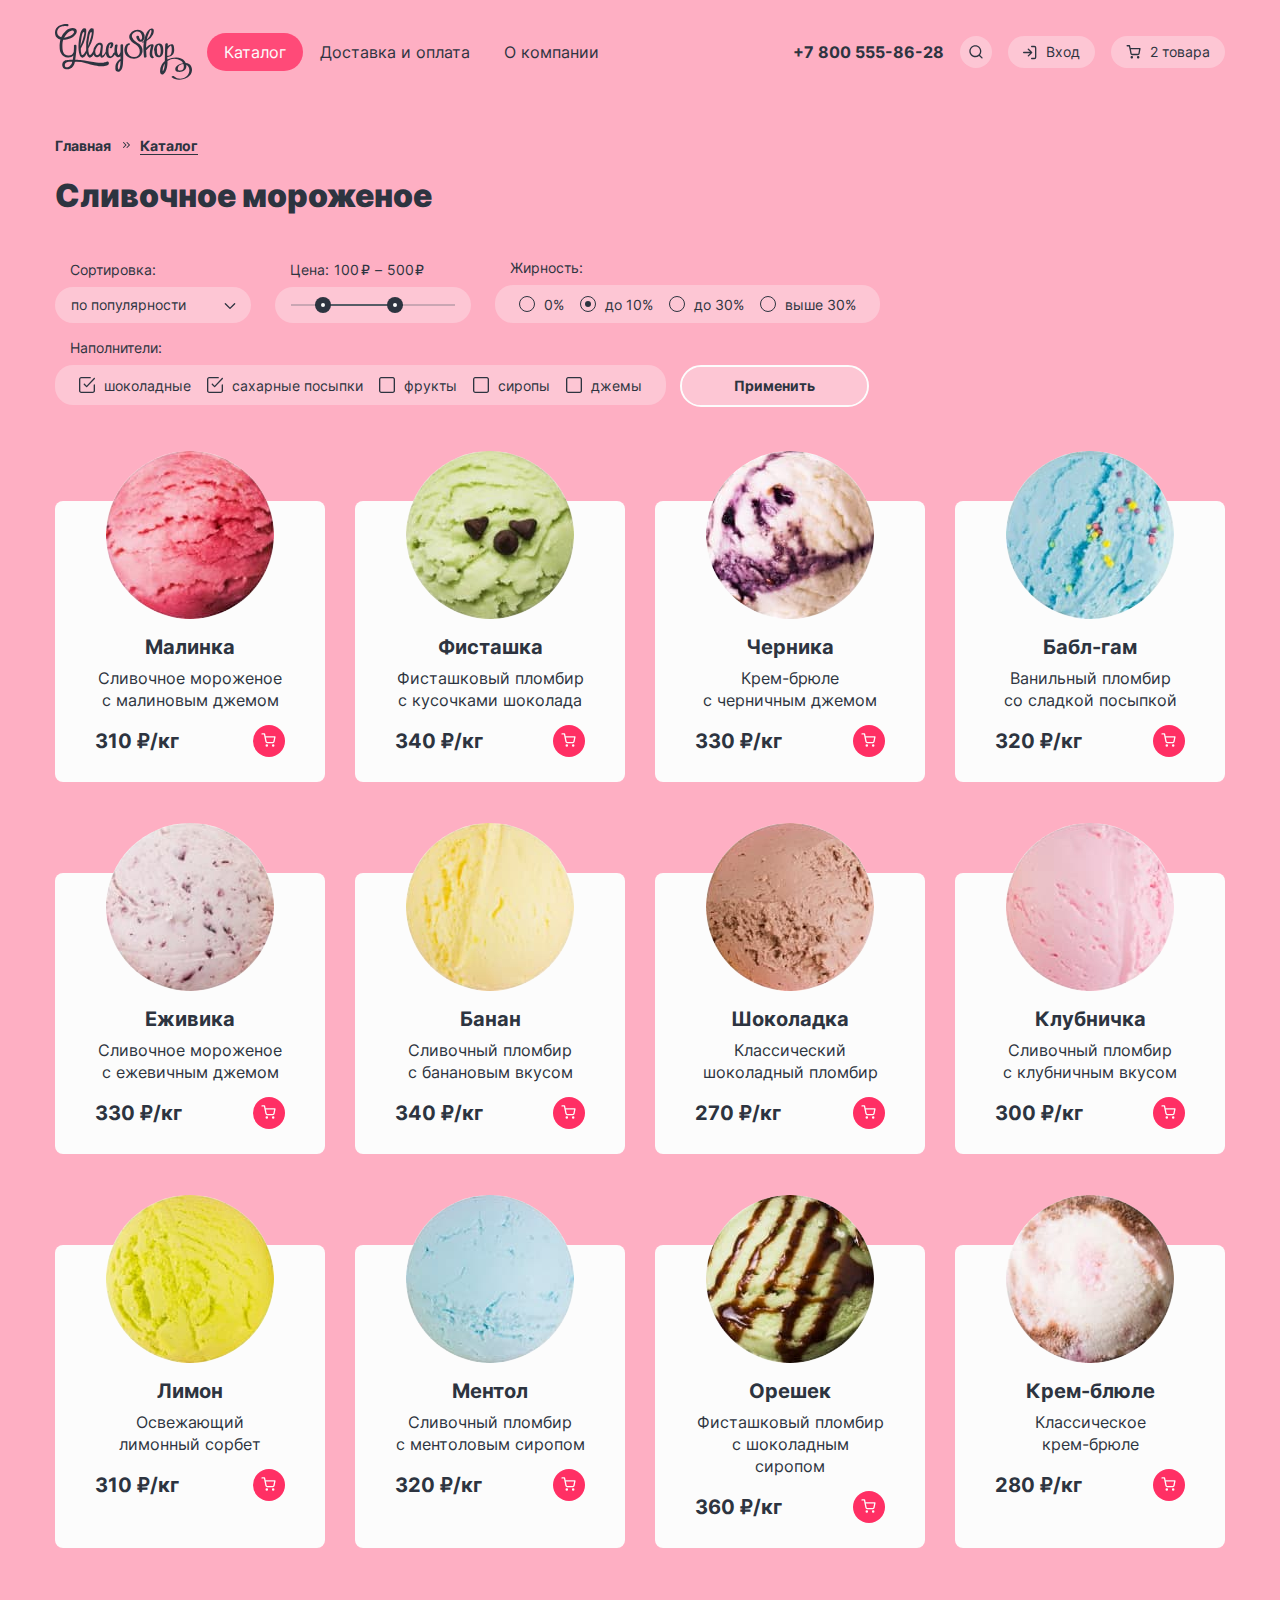
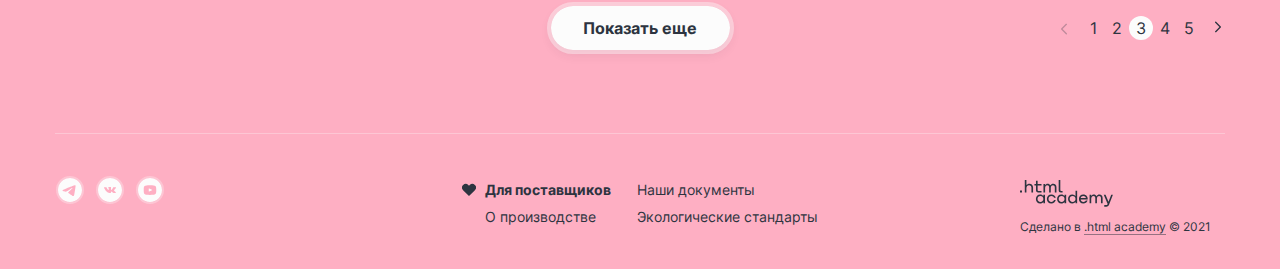
<file: catalog.html>
<!DOCTYPE html>
<html lang="ru">

<head>
  <meta charset="utf-8">
  <title>Каталог</title>
  <link rel="stylesheet" href="styles/styles.css">
</head>

<body>
  <div class="container">
    <header class="page-header">
      <nav class="navigation">
        <a class="logo" href="index.html">
          <img class="logo-img" src="images/logo.svg" width="137" height="56" alt="Логотип магазина Глейси.">
        </a>
        <ul class="navigation-list list-reset">
          <li class="navigation-item navigation-item-drop">
            <a class="navigation-link navigation-link-current">Каталог</a>
            <div class="navigation-list-drop">
              <h3 class="navigation-drop-title">Новинки</h3>
              <ul class="navigation-drop-list list-reset">
                <li class="navigation-drop-item">
                  <a class="navigation-drop-link navigation-drop-link-current">Сливочное</a>
                </li>
                <li class="navigation-drop-item">
                  <a class="navigation-drop-link" href="#">Щербеты</a>
                </li>
                <li class="navigation-drop-item">
                  <a class="navigation-drop-link" href="#">Фруктовый лед</a>
                </li>
                <li class="navigation-drop-item">
                  <a class="navigation-drop-link" href="#">Мелорин</a>
                </li>
              </ul>
            </div>
          </li>
          <li class="navigation-item">
            <a class="navigation-link" href="#">Доставка и оплата</a>
          </li>
          <li class="navigation-item">
            <a class="navigation-link" href="#">О компании</a>
          </li>
        </ul>
        <a class="navigation-link-phone" href="tel:88005558628">
          +7 800 555-86-28
        </a>
        <ul class="navigation-list navigation-user list-reset">
          <li class="navigation-user-item">
            <a class="navigation-user-link navigation-user-link-search" href="#">
              <svg aria-hidden="true" focusable="false" width="14" height="14" viewBox="0 0 14 14" fill="currentColor" xmlns="http://www.w3.org/2000/svg">
                <path fill-rule="evenodd" clip-rule="evenodd" d="M1.6633 6.188c0-2.5774 2.0893-4.6667 4.6667-4.6667 2.5773 0 4.6666 2.0893 4.6666 4.6666 0 1.2573-.4972 2.3985-1.3057 3.2376a.6735.6735 0 0 0-.1234.1234c-.8392.8085-1.9803 1.3057-3.2375 1.3057-2.5774 0-4.6667-2.0893-4.6667-4.6667Zm8.4118 4.6879a5.9747 5.9747 0 0 1-3.7451 1.312c-3.3138 0-6-2.6863-6-6s2.6862-6 6-6c3.3137 0 6 2.6863 6 6a5.9747 5.9747 0 0 1-1.3121 3.7452l2.4501 2.4501a.6666.6666 0 0 1 0 .9428.6666.6666 0 0 1-.9428 0l-2.4501-2.4501Z" />
              </svg>
              <span class="visually-hidden">Поиск.</span>
            </a>

            <!-- navigation-user-container-open открывает окно корзины -->
            <div class="navigation-user-container search">
              <form class="search-form" action="https://echo.htmlacademy.ru" method="get">
                <label class="visually-hidden" for="form-search">Поиск.</label>
                <input class="form-input search-input" type="search" id="form-search" name="search" placeholder="Поиск по сайту" required>
                <button type="submit" class="visually-hidden">Найти</button>
              </form>
            </div>
          </li>
          <li class="navigation-user-item">
            <a class="navigation-user-link navigation-user-link-login" href="#">
              <svg aria-hidden="true" focusable="false" width="14" height="15" viewBox="0 0 14 15" fill="currentColor" xmlns="http://www.w3.org/2000/svg">
                <path fill-rule="evenodd" clip-rule="evenodd" d="M8 1.5246A.6667.6667 0 0 1 8.6667.858h2.6666a1.9997 1.9997 0 0 1 2 2v9.3334a2 2 0 0 1-2 2H8.6667a.6667.6667 0 0 1 0-1.3334h2.6666A.6667.6667 0 0 0 12 12.1913V2.8579a.6664.6664 0 0 0-.6667-.6666H8.6667A.6667.6667 0 0 1 8 1.5246ZM4.8619 3.72a.6667.6667 0 0 1 .9428 0l3.3291 3.329a.6731.6731 0 0 1 .129.177.664.664 0 0 1 .0705.2987.6639.6639 0 0 1-.1998.4759l-3.3288 3.3288a.6667.6667 0 1 1-.9428-.9428L7.057 8.1913H.6668a.6667.6667 0 1 1 0-1.3334H7.057L4.862 4.6627a.6667.6667 0 0 1 0-.9428Z" />
              </svg>
              <span>Вход</span>
            </a>

            <!-- navigation-user-container-open открывает окно корзины -->
            <div class="navigation-user-container login">
              <h2 class="navigation-user-title">Личный кабинет</h2>
              <form class="login-form" action="https://echo.htmlacademy.ru" method="post">
                <label class="visually-hidden" for="form-email">Ваша почта.</label>
                <input class="form-input login-input" type="email" id="form-email" name="form-email" placeholder="Ваш email" value="email@example.com" required>
                <label class="visually-hidden" for="form-password">Ваш пароль.</label>
                <input class="form-input login-input" type="password" id="form-password" name="password" placeholder="Ваш пароль" value="******" required>
                <div class="login-wrapper">
                  <button class="button button-other" type="submit">Войти</button>
                  <div class="login-wrapper-link">
                    <a class="login-link" href="#">Забыли пароль?</a>
                    <a class="login-link" href="#">Регистрация</a>
                  </div>
                </div>
              </form>
            </div>
          </li>
          <li class="navigation-user-item">
            <a class="navigation-user-link" href="#">
              <svg aria-hidden="true" focusable="false" width="15" height="14" viewBox="0 0 15 14" fill="currentColor" xmlns="http://www.w3.org/2000/svg">
                <path fill-rule="evenodd" clip-rule="evenodd" d="M1.16667 0.107941C0.798477 0.107941 0.5 0.406418 0.5 0.774607C0.5 1.1428 0.798477 1.44127 1.16667 1.44127H2.93794L3.40537 3.77666C3.40821 3.79461 3.41176 3.81232 3.416 3.82976L4.38338 8.66309L4.3835 8.66365C4.46706 9.08366 4.69562 9.46093 5.02921 9.72948C5.36111 9.99666 5.77595 10.1393 6.20183 10.1328H11.8225C12.2484 10.1393 12.6633 9.99666 12.9952 9.72948C13.3289 9.46081 13.5575 9.08332 13.641 8.66309L13.641 8.6631L13.642 8.6581L14.5691 3.79666C14.6063 3.60149 14.5545 3.39989 14.4279 3.24681C14.3012 3.09372 14.1129 3.00511 13.9142 3.00511H4.61072L4.1381 0.643769C4.07574 0.332198 3.80215 0.107941 3.4844 0.107941H1.16667ZM5.69098 8.40238L4.87759 4.33844H13.1084L12.3328 8.4053C12.31 8.51782 12.2485 8.61884 12.1591 8.69085C12.0691 8.76329 11.9565 8.80177 11.841 8.79956L11.841 8.79943H11.8282H6.19614V8.79931L6.18337 8.79956C6.06787 8.80177 5.95528 8.76329 5.8653 8.69085C5.77531 8.61842 5.71368 8.51664 5.69117 8.40334L5.69098 8.40238ZM4.55739 12.3634C4.55739 11.6754 5.1151 11.1177 5.80307 11.1177C6.49105 11.1177 7.04876 11.6754 7.04876 12.3634C7.04876 13.0513 6.49105 13.6091 5.80307 13.6091C5.1151 13.6091 4.55739 13.0513 4.55739 12.3634ZM10.9307 12.3634C10.9307 11.6754 11.4884 11.1177 12.1764 11.1177C12.8644 11.1177 13.4221 11.6754 13.4221 12.3634C13.4221 13.0513 12.8644 13.6091 12.1764 13.6091C11.4884 13.6091 10.9307 13.0513 10.9307 12.3634Z" />
              </svg>
              <span>2 товара</span>
            </a>

            <!-- navigation-user-container-open открывает окно корзины -->
            <div class="navigation-user-container card">
              <h2 class="navigation-user-title">Корзина</h2>
              <ul class="card-list list-reset">
                <li class="card-item">
                  <div class="card-img">
                    <img src="images/card-1.png" width="46" height="46" alt="Мороженное Малинка.">
                  </div>
                  <div class="card-descript">
                    <a class="card-title" href="#">Малинка</a>
                    <span class="card-descript-text">1 кг х 310 ₽</span>
                  </div>
                  <span class="card-price">310 ₽</span>
                  <button class="card-delete" type="button">
                    <span class="visually-hidden">Удалить мороженное из корзины.</span>
                  </button>
                </li>
                <li class="card-item">
                  <div class="card-img">
                    <img src="images/card-2.png" width="46" height="46" alt="Мороженное Бабл-гам.">
                  </div>
                  <div class="card-descript">
                    <a class="card-title" href="#">Бабл-гам</a>
                    <span class="card-descript-text">1,5 кг х 320 ₽</span>
                  </div>
                  <span class="card-price">480 ₽</span>
                  <button class="card-delete" type="button">
                    <span class="visually-hidden">Удалить мороженное из корзины.</span>
                  </button>
                </li>
              </ul>
              <div class="card-wrapper">
                <button class="button button-other" type="submit">Оформить заказ</button>
                <span class="card-total">Итого: 790 ₽</span>
              </div>
            </div>

            <!-- navigation-user-container-open открывает окно пустой корзины -->
            <div class="navigation-user-container card-empty">
              <p>Ваша корзина пока пуста</p>
            </div>
          </li>
        </ul>
      </nav>
    </header>
    <main class="main">
      <section class="breadcrumbs">
        <ul class="breadcrumbs-list list-reset">
          <li class="breadcrumbs-item">
            <a class="breadcrumbs-link" href="index.html">Главная</a>
          </li>
          <li class="breadcrumbs-item">
            <a class="breadcrumbs-link  breadcrumbs-link-current">Каталог</a>
          </li>
        </ul>
        <h1 class="title-main">Сливочное мороженое</h1>
      </section>
      <section class="filter">
        <h2 class="visually-hidden">Список товаров с фильтрами</h2>
        <form class="filter-form" action="https://echo.htmlacademy.ru" method="get">
          <fieldset class="filter-fieldset filter-fieldset-sorting">
            <h2 class="filter-title">Сортировка:</h2>
            <select class="filter-sorting" name="filter-sorting" id="filter-sorting">
              <option value="popularity" selected>по популярности</option>
              <option value="price">по цене</option>
            </select>
          </fieldset>
          <fieldset class="filter-fieldset filter-fieldset-range">
            <div class="range-wrapper-inputs filter-title">
              <label class="filter-label">
                Цена: <input class="range-input range-input-min" type="number" value="100" name="min-price"> ₽
              </label>
              <span> – </span>
              <label class="filter-label">
                <input class="range-input range-input-max" type="number" value="500" name="max-price"> ₽
              </label>
            </div>
            <div class="range">
              <div class="range-scale">
                <div class="range-bar">
                  <button class="range-toggle range-toggle-min" type="button">
                    <span class="visually-hidden">Изменить минимальную цену.</span>
                  </button>
                  <button class="range-toggle range-toggle-max" type="button">
                    <span class="visually-hidden">Изменить максимальную цену.</span>
                  </button>
                </div>
              </div>
            </div>
          </fieldset>
          <fieldset class="filter-fieldset">
            <h2 class="filter-title">Жирность:</h2>
            <ul class="filter-fat-list list-reset">
              <li class="filter-fat-item">
                <input class="filter-fat-input visually-hidden" type="radio" name="filter-fat" value="0%" id="filter-fat-0">
                <label class="filter-label filter-label-radio" for="filter-fat-0">0%</label>
              </li>
              <li class="filter-fat-item">
                <input class="filter-fat-input visually-hidden" type="radio" name="filter-fat" value="до 10%" id="filter-fat-10" checked>
                <label class="filter-label filter-label-radio" for="filter-fat-10">до 10%</label>
              </li>
              <li class="filter-fat-item">
                <input class="filter-fat-input visually-hidden" type="radio" name="filter-fat" value="до 30%" id="filter-fat-30">
                <label class="filter-label filter-label-radio" for="filter-fat-30">до 30%</label>
              </li>
              <li class="filter-fat-item">
                <input class="filter-fat-input visually-hidden" type="radio" name="filter-fat" value="выше 30%" id="filter-fat-more">
                <label class="filter-label filter-label-radio" for="filter-fat-more">выше 30%</label>
              </li>
            </ul>
          </fieldset>
          <fieldset class="filter-fieldset">
            <h2 class="filter-title">Наполнители:</h2>
            <ul class="filter-fillers-list list-reset">
              <li class="filter-fillers-item">
                <input class="filter-fillers-input visually-hidden" type="checkbox" name="filter-fillers-chocolate" id="filter-fillers-chocolate" checked>
                <label class="filter-label filter-label-check" for="filter-fillers-chocolate">шоколадные</label>
              </li>
              <li class="filter-fillers-item">
                <input class="filter-fillers-input visually-hidden" type="checkbox" name="filter-fillers-sugar" id="filter-fillers-sugar" checked>
                <label class="filter-label filter-label-check" for="filter-fillers-sugar">сахарные посыпки</label>
              </li>
              <li class="filter-fillers-item">
                <input class="filter-fillers-input visually-hidden" type="checkbox" name="filter-fillers-fruit" id="filter-fillers-fruit">
                <label class="filter-label filter-label-check" for="filter-fillers-fruit">фрукты</label>
              </li>
              <li class="filter-fillers-item">
                <input class="filter-fillers-input visually-hidden" type="checkbox" name="filter-fillers-sirup" id="filter-fillers-sirup">
                <label class="filter-label filter-label-check" for="filter-fillers-sirup">сиропы</label>
              </li>
              <li class="filter-fillers-item">
                <input class="filter-fillers-input visually-hidden" type="checkbox" name="filter-fillers-jam" id="filter-fillers-jam">
                <label class="filter-label filter-label-check" for="filter-fillers-jam">джемы</label>
              </li>
            </ul>
          </fieldset>
          <button class="button button-filter" type="submit">Применить</button>
        </form>
      </section>
      <section class="product product-page">
        <ul class="product-list list-reset">
          <li class="product-item">
            <div class="product-wrapper">
              <div class="product-img">
                <img src="images/catalog/icecream1.jpg" width="168" height="168" alt="Мороженное Малинка.">
              </div>
              <h2 class="product-title">Малинка</h2>
              <p class="product-descript">Сливочное мороженое<br>с малиновым джемом</p>
              <div class="product-card-wrapper">
                <span class="product-price">310 ₽/кг</span>
                <a class="product-card" href="#">
                  <svg aria-hidden="true" focusable="false" width="16" height="16" fill="currentColor" xmlns="http://www.w3.org/2000/svg">
                    <path fill-rule="evenodd" clip-rule="evenodd" d="M1.17.25a.67.67 0 1 0 0 1.33h1.77l.47 2.34v.05l.97 4.84a1.83 1.83 0 0 0 1.82 1.46h5.62a1.83 1.83 0 0 0 1.82-1.46V8.8l.93-4.86a.67.67 0 0 0-.66-.8h-9.3L4.14.8a.67.67 0 0 0-.66-.54H1.17Zm4.52 8.3-.81-4.07h8.23l-.78 4.07a.5.5 0 0 1-.49.4H6.18a.5.5 0 0 1-.49-.4ZM4.56 12.5a1.25 1.25 0 1 1 2.49 0 1.25 1.25 0 0 1-2.5 0Zm6.37 0a1.25 1.25 0 1 1 2.5 0 1.25 1.25 0 0 1-2.5 0Z" />
                  </svg>
                  <span class="visually-hidden">Положить в корзину.</span>
                </a>
              </div>
            </div>
          </li>
          <li class="product-item">
            <div class="product-wrapper">
              <div class="product-img">
                <img src="images/catalog/icecream2.jpg" width="168" height="168" alt="Мороженное Фисташка.">
              </div>
              <h2 class="product-title">Фисташка</h2>
              <p class="product-descript">Фисташковый пломбир<br>с кусочками шоколада</p>
              <div class="product-card-wrapper">
                <span class="product-price">340 ₽/кг</span>
                <a class="product-card" href="#">
                  <svg aria-hidden="true" focusable="false" width="16" height="16" fill="currentColor" xmlns="http://www.w3.org/2000/svg">
                    <path fill-rule="evenodd" clip-rule="evenodd" d="M1.17.25a.67.67 0 1 0 0 1.33h1.77l.47 2.34v.05l.97 4.84a1.83 1.83 0 0 0 1.82 1.46h5.62a1.83 1.83 0 0 0 1.82-1.46V8.8l.93-4.86a.67.67 0 0 0-.66-.8h-9.3L4.14.8a.67.67 0 0 0-.66-.54H1.17Zm4.52 8.3-.81-4.07h8.23l-.78 4.07a.5.5 0 0 1-.49.4H6.18a.5.5 0 0 1-.49-.4ZM4.56 12.5a1.25 1.25 0 1 1 2.49 0 1.25 1.25 0 0 1-2.5 0Zm6.37 0a1.25 1.25 0 1 1 2.5 0 1.25 1.25 0 0 1-2.5 0Z" />
                  </svg>
                  <span class="visually-hidden">Положить в корзину.</span>
                </a>
              </div>
            </div>
          </li>
          <li class="product-item">
            <div class="product-wrapper">
              <div class="product-img">
                <img src="images/catalog/icecream3.jpg" width="168" height="168" alt="Мороженное Черника.">
              </div>
              <h2 class="product-title">Черника</h2>
              <p class="product-descript">Крем-брюле<br>с черничным джемом</p>
              <div class="product-card-wrapper">
                <span class="product-price">330 ₽/кг</span>
                <a class="product-card" href="#">
                  <svg aria-hidden="true" focusable="false" width="16" height="16" fill="currentColor" xmlns="http://www.w3.org/2000/svg">
                    <path fill-rule="evenodd" clip-rule="evenodd" d="M1.17.25a.67.67 0 1 0 0 1.33h1.77l.47 2.34v.05l.97 4.84a1.83 1.83 0 0 0 1.82 1.46h5.62a1.83 1.83 0 0 0 1.82-1.46V8.8l.93-4.86a.67.67 0 0 0-.66-.8h-9.3L4.14.8a.67.67 0 0 0-.66-.54H1.17Zm4.52 8.3-.81-4.07h8.23l-.78 4.07a.5.5 0 0 1-.49.4H6.18a.5.5 0 0 1-.49-.4ZM4.56 12.5a1.25 1.25 0 1 1 2.49 0 1.25 1.25 0 0 1-2.5 0Zm6.37 0a1.25 1.25 0 1 1 2.5 0 1.25 1.25 0 0 1-2.5 0Z" />
                  </svg>
                  <span class="visually-hidden">Положить в корзину.</span>
                </a>
              </div>
            </div>
          </li>
          <li class="product-item">
            <div class="product-wrapper">
              <div class="product-img">
                <img src="images/catalog/icecream4.jpg" width="168" height="168" alt="Мороженное Бабл-гам.">
              </div>
              <h2 class="product-title">Бабл-гам</h2>
              <p class="product-descript">Ванильный пломбир<br>со сладкой посыпкой</p>
              <div class="product-card-wrapper">
                <span class="product-price">320 ₽/кг</span>
                <a class="product-card" href="#">
                  <svg aria-hidden="true" focusable="false" width="16" height="16" fill="currentColor" xmlns="http://www.w3.org/2000/svg">
                    <path fill-rule="evenodd" clip-rule="evenodd" d="M1.17.25a.67.67 0 1 0 0 1.33h1.77l.47 2.34v.05l.97 4.84a1.83 1.83 0 0 0 1.82 1.46h5.62a1.83 1.83 0 0 0 1.82-1.46V8.8l.93-4.86a.67.67 0 0 0-.66-.8h-9.3L4.14.8a.67.67 0 0 0-.66-.54H1.17Zm4.52 8.3-.81-4.07h8.23l-.78 4.07a.5.5 0 0 1-.49.4H6.18a.5.5 0 0 1-.49-.4ZM4.56 12.5a1.25 1.25 0 1 1 2.49 0 1.25 1.25 0 0 1-2.5 0Zm6.37 0a1.25 1.25 0 1 1 2.5 0 1.25 1.25 0 0 1-2.5 0Z" />
                  </svg>
                  <span class="visually-hidden">Положить в корзину.</span>
                </a>
              </div>
            </div>
          </li>
          <li class="product-item">
            <div class="product-wrapper">
              <div class="product-img">
                <img src="images/catalog/icecream5.jpg" width="168" height="168" alt="Мороженное Ежевика.">
              </div>
              <h2 class="product-title">Еживика</h2>
              <p class="product-descript">Сливочное мороженое<br>с ежевичным джемом</p>
              <div class="product-card-wrapper">
                <span class="product-price">330 ₽/кг</span>
                <a class="product-card" href="#">
                  <svg aria-hidden="true" focusable="false" width="16" height="16" fill="currentColor" xmlns="http://www.w3.org/2000/svg">
                    <path fill-rule="evenodd" clip-rule="evenodd" d="M1.17.25a.67.67 0 1 0 0 1.33h1.77l.47 2.34v.05l.97 4.84a1.83 1.83 0 0 0 1.82 1.46h5.62a1.83 1.83 0 0 0 1.82-1.46V8.8l.93-4.86a.67.67 0 0 0-.66-.8h-9.3L4.14.8a.67.67 0 0 0-.66-.54H1.17Zm4.52 8.3-.81-4.07h8.23l-.78 4.07a.5.5 0 0 1-.49.4H6.18a.5.5 0 0 1-.49-.4ZM4.56 12.5a1.25 1.25 0 1 1 2.49 0 1.25 1.25 0 0 1-2.5 0Zm6.37 0a1.25 1.25 0 1 1 2.5 0 1.25 1.25 0 0 1-2.5 0Z" />
                  </svg>
                  <span class="visually-hidden">Положить в корзину</span>
                </a>
              </div>
            </div>
          </li>
          <li class="product-item">
            <div class="product-wrapper">
              <div class="product-img">
                <img src="images/catalog/icecream6.jpg" width="168" height="168" alt="Мороженное Банан.">
              </div>
              <h2 class="product-title">Банан</h2>
              <p class="product-descript">Сливочный пломбир<br>с банановым вкусом</p>
              <div class="product-card-wrapper">
                <span class="product-price">340 ₽/кг</span>
                <a class="product-card" href="#">
                  <svg aria-hidden="true" focusable="false" width="16" height="16" fill="currentColor" xmlns="http://www.w3.org/2000/svg">
                    <path fill-rule="evenodd" clip-rule="evenodd" d="M1.17.25a.67.67 0 1 0 0 1.33h1.77l.47 2.34v.05l.97 4.84a1.83 1.83 0 0 0 1.82 1.46h5.62a1.83 1.83 0 0 0 1.82-1.46V8.8l.93-4.86a.67.67 0 0 0-.66-.8h-9.3L4.14.8a.67.67 0 0 0-.66-.54H1.17Zm4.52 8.3-.81-4.07h8.23l-.78 4.07a.5.5 0 0 1-.49.4H6.18a.5.5 0 0 1-.49-.4ZM4.56 12.5a1.25 1.25 0 1 1 2.49 0 1.25 1.25 0 0 1-2.5 0Zm6.37 0a1.25 1.25 0 1 1 2.5 0 1.25 1.25 0 0 1-2.5 0Z" />
                  </svg>
                  <span class="visually-hidden">Положить в корзину.</span>
                </a>
              </div>
            </div>
          </li>
          <li class="product-item">
            <div class="product-wrapper">
              <div class="product-img">
                <img src="images/catalog/icecream7.jpg" width="168" height="168" alt="Мороженное Шоколадка.">
              </div>
              <h2 class="product-title">Шоколадка</h2>
              <p class="product-descript">Классический<br>шоколадный пломбир</p>
              <div class="product-card-wrapper">
                <span class="product-price">270 ₽/кг</span>
                <a class="product-card" href="#">
                  <svg aria-hidden="true" focusable="false" width="16" height="16" fill="currentColor" xmlns="http://www.w3.org/2000/svg">
                    <path fill-rule="evenodd" clip-rule="evenodd" d="M1.17.25a.67.67 0 1 0 0 1.33h1.77l.47 2.34v.05l.97 4.84a1.83 1.83 0 0 0 1.82 1.46h5.62a1.83 1.83 0 0 0 1.82-1.46V8.8l.93-4.86a.67.67 0 0 0-.66-.8h-9.3L4.14.8a.67.67 0 0 0-.66-.54H1.17Zm4.52 8.3-.81-4.07h8.23l-.78 4.07a.5.5 0 0 1-.49.4H6.18a.5.5 0 0 1-.49-.4ZM4.56 12.5a1.25 1.25 0 1 1 2.49 0 1.25 1.25 0 0 1-2.5 0Zm6.37 0a1.25 1.25 0 1 1 2.5 0 1.25 1.25 0 0 1-2.5 0Z" />
                  </svg>
                  <span class="visually-hidden">Положить в корзину.</span>
                </a>
              </div>
            </div>
          </li>
          <li class="product-item">
            <div class="product-wrapper">
              <div class="product-img">
                <img src="images/catalog/icecream8.jpg" width="168" height="168" alt="Мороженное Клубничка.">
              </div>
              <h2 class="product-title">Клубничка</h2>
              <p class="product-descript">Сливочный пломбир<br>с клубничным вкусом</p>
              <div class="product-card-wrapper">
                <span class="product-price">300 ₽/кг</span>
                <a class="product-card" href="#">
                  <svg aria-hidden="true" focusable="false" width="16" height="16" fill="currentColor" xmlns="http://www.w3.org/2000/svg">
                    <path fill-rule="evenodd" clip-rule="evenodd" d="M1.17.25a.67.67 0 1 0 0 1.33h1.77l.47 2.34v.05l.97 4.84a1.83 1.83 0 0 0 1.82 1.46h5.62a1.83 1.83 0 0 0 1.82-1.46V8.8l.93-4.86a.67.67 0 0 0-.66-.8h-9.3L4.14.8a.67.67 0 0 0-.66-.54H1.17Zm4.52 8.3-.81-4.07h8.23l-.78 4.07a.5.5 0 0 1-.49.4H6.18a.5.5 0 0 1-.49-.4ZM4.56 12.5a1.25 1.25 0 1 1 2.49 0 1.25 1.25 0 0 1-2.5 0Zm6.37 0a1.25 1.25 0 1 1 2.5 0 1.25 1.25 0 0 1-2.5 0Z" />
                  </svg>
                  <span class="visually-hidden">Положить в корзину.</span>
                </a>
              </div>
            </div>
          </li>
          <li class="product-item">
            <div class="product-wrapper">
              <div class="product-img">
                <img src="images/catalog/icecream9.jpg" width="168" height="168" alt="Мороженное Лимон.">
              </div>
              <h2 class="product-title">Лимон</h2>
              <p class="product-descript">Освежающий<br>лимонный сорбет</p>
              <div class="product-card-wrapper">
                <span class="product-price">310 ₽/кг</span>
                <a class="product-card" href="#">
                  <svg aria-hidden="true" focusable="false" width="16" height="16" fill="currentColor" xmlns="http://www.w3.org/2000/svg">
                    <path fill-rule="evenodd" clip-rule="evenodd" d="M1.17.25a.67.67 0 1 0 0 1.33h1.77l.47 2.34v.05l.97 4.84a1.83 1.83 0 0 0 1.82 1.46h5.62a1.83 1.83 0 0 0 1.82-1.46V8.8l.93-4.86a.67.67 0 0 0-.66-.8h-9.3L4.14.8a.67.67 0 0 0-.66-.54H1.17Zm4.52 8.3-.81-4.07h8.23l-.78 4.07a.5.5 0 0 1-.49.4H6.18a.5.5 0 0 1-.49-.4ZM4.56 12.5a1.25 1.25 0 1 1 2.49 0 1.25 1.25 0 0 1-2.5 0Zm6.37 0a1.25 1.25 0 1 1 2.5 0 1.25 1.25 0 0 1-2.5 0Z" />
                  </svg>
                  <span class="visually-hidden">Положить в корзину.</span>
                </a>
              </div>
            </div>
          </li>
          <li class="product-item">
            <div class="product-wrapper">
              <div class="product-img">
                <img src="images/catalog/icecream10.jpg" width="168" height="168" alt="Мороженное Ментол.">
              </div>
              <h2 class="product-title">Ментол</h2>
              <p class="product-descript">Сливочный пломбир<br>с ментоловым сиропом</p>
              <div class="product-card-wrapper">
                <span class="product-price">320 ₽/кг</span>
                <a class="product-card" href="#">
                  <svg aria-hidden="true" focusable="false" width="16" height="16" fill="currentColor" xmlns="http://www.w3.org/2000/svg">
                    <path fill-rule="evenodd" clip-rule="evenodd" d="M1.17.25a.67.67 0 1 0 0 1.33h1.77l.47 2.34v.05l.97 4.84a1.83 1.83 0 0 0 1.82 1.46h5.62a1.83 1.83 0 0 0 1.82-1.46V8.8l.93-4.86a.67.67 0 0 0-.66-.8h-9.3L4.14.8a.67.67 0 0 0-.66-.54H1.17Zm4.52 8.3-.81-4.07h8.23l-.78 4.07a.5.5 0 0 1-.49.4H6.18a.5.5 0 0 1-.49-.4ZM4.56 12.5a1.25 1.25 0 1 1 2.49 0 1.25 1.25 0 0 1-2.5 0Zm6.37 0a1.25 1.25 0 1 1 2.5 0 1.25 1.25 0 0 1-2.5 0Z" />
                  </svg>
                  <span class="visually-hidden">Положить в корзину.</span>
                </a>
              </div>
            </div>
          </li>
          <li class="product-item">
            <div class="product-wrapper">
              <div class="product-img">
                <img src="images/catalog/icecream11.jpg" width="168" height="168" alt="Мороженное Орешек.">
              </div>
              <h2 class="product-title">Орешек</h2>
              <p class="product-descript">Фисташковый пломбир<br>с шоколадным сиропом</p>
              <div class="product-card-wrapper">
                <span class="product-price">360 ₽/кг</span>
                <a class="product-card" href="#">
                  <svg aria-hidden="true" focusable="false" width="16" height="16" fill="currentColor" xmlns="http://www.w3.org/2000/svg">
                    <path fill-rule="evenodd" clip-rule="evenodd" d="M1.17.25a.67.67 0 1 0 0 1.33h1.77l.47 2.34v.05l.97 4.84a1.83 1.83 0 0 0 1.82 1.46h5.62a1.83 1.83 0 0 0 1.82-1.46V8.8l.93-4.86a.67.67 0 0 0-.66-.8h-9.3L4.14.8a.67.67 0 0 0-.66-.54H1.17Zm4.52 8.3-.81-4.07h8.23l-.78 4.07a.5.5 0 0 1-.49.4H6.18a.5.5 0 0 1-.49-.4ZM4.56 12.5a1.25 1.25 0 1 1 2.49 0 1.25 1.25 0 0 1-2.5 0Zm6.37 0a1.25 1.25 0 1 1 2.5 0 1.25 1.25 0 0 1-2.5 0Z" />
                  </svg>
                  <span class="visually-hidden">Положить в корзину.</span>
                </a>
              </div>
            </div>
          </li>
          <li class="product-item">
            <div class="product-wrapper">
              <div class="product-img">
                <img src="images/catalog/icecream12.jpg" width="168" height="168" alt="Мороженное Крем-брюле.">
              </div>
              <h2 class="product-title">Крем-блюле</h2>
              <p class="product-descript">Классическое<br>крем-брюле</p>
              <div class="product-card-wrapper">
                <span class="product-price">280 ₽/кг</span>
                <a class="product-card" href="#">
                  <svg aria-hidden="true" focusable="false" width="16" height="16" fill="currentColor" xmlns="http://www.w3.org/2000/svg">
                    <path fill-rule="evenodd" clip-rule="evenodd" d="M1.17.25a.67.67 0 1 0 0 1.33h1.77l.47 2.34v.05l.97 4.84a1.83 1.83 0 0 0 1.82 1.46h5.62a1.83 1.83 0 0 0 1.82-1.46V8.8l.93-4.86a.67.67 0 0 0-.66-.8h-9.3L4.14.8a.67.67 0 0 0-.66-.54H1.17Zm4.52 8.3-.81-4.07h8.23l-.78 4.07a.5.5 0 0 1-.49.4H6.18a.5.5 0 0 1-.49-.4ZM4.56 12.5a1.25 1.25 0 1 1 2.49 0 1.25 1.25 0 0 1-2.5 0Zm6.37 0a1.25 1.25 0 1 1 2.5 0 1.25 1.25 0 0 1-2.5 0Z" />
                  </svg>
                  <span class="visually-hidden">Положить в корзину.</span>
                </a>
              </div>
            </div>
          </li>
        </ul>
        <div class="pagination">
          <button class="button" type="button">Показать еще</button>
          <div class="pagination-container">
            <button class="pagination-arrow pagination-arrow-prev" type="button" disabled>
              <span class="visually-hidden">Предыдущая страница.</span>
              <svg aria-hidden="true" focusable="false" width="7" height="12" fill="currentColor" xmlns="http://www.w3.org/2000/svg">
                <path fill-rule="evenodd" clip-rule="evenodd" d="M1.135.865a.665.665 0 1 0-.94.94l4.201 4.201-4.201 4.202a.665.665 0 0 0 .94.94L5.804 6.48a.665.665 0 0 0 .003-.943L1.135.865Z" />
              </svg>
            </button>
            <ul class="pagination-list list-reset">
              <li class="pagination-item">
                <a class="pagination-link" href="#">1</a>
              </li>
              <li class="pagination-item">
                <a class="pagination-link" href="#">2</a>
              </li>
              <li class="pagination-item">
                <a class="pagination-link pagination-link-current">3</a>
              </li>
              <li class="pagination-item">
                <a class="pagination-link" href="#">4</a>
              </li>
              <li class="pagination-item">
                <a class="pagination-link" href="#">5</a>
              </li>
            </ul>
            <button class="pagination-arrow pagination-arrow-next" type="button">
              <span class="visually-hidden">Следующая страница.</span>
              <svg aria-hidden="true" focusable="false" width="7" height="12" fill="currentColor" xmlns="http://www.w3.org/2000/svg">
                <path fill-rule="evenodd" clip-rule="evenodd" d="M1.135.865a.665.665 0 1 0-.94.94l4.201 4.201-4.201 4.202a.665.665 0 0 0 .94.94L5.804 6.48a.665.665 0 0 0 .003-.943L1.135.865Z" />
              </svg>
            </button>
          </div>
        </div>
      </section>
    </main>
    <footer class="footer">
      <ul class="footer-social social list-reset">
        <li class="social-item">
          <a class="social-link" href="https://t.me/htmlacademy">
            <span class="visually-hidden">Мы в Телеграм</span>
            <svg aria-hidden="true" focusable="false" width="24" height="24" fill="currentColor" xmlns="http://www.w3.org/2000/svg">
              <path d="M24 12c0 6.627-5.373 12-12 12S0 18.627 0 12 5.373 0 12 0s12 5.373 12 12ZM12.43 8.859c-1.167.485-3.5 1.49-6.998 3.014-.568.226-.866.447-.893.663-.046.366.412.51 1.034.705.085.027.173.054.263.084.613.199 1.437.432 1.865.441.389.008.823-.152 1.302-.48 3.268-2.207 4.955-3.322 5.061-3.346.075-.017.179-.039.249.024.07.062.063.18.056.212-.046.193-1.84 1.862-2.77 2.726-.29.269-.495.46-.537.504-.094.097-.19.19-.282.279-.57.548-.996.96.024 1.632.49.323.882.59 1.273.856.427.291.853.581 1.405.943.14.092.274.187.405.28.497.355.944.673 1.496.623.32-.03.652-.331.82-1.23.397-2.126 1.179-6.73 1.36-8.628a2.112 2.112 0 0 0-.02-.472.506.506 0 0 0-.172-.325c-.143-.117-.365-.142-.465-.14-.451.008-1.143.249-4.476 1.635Z" />
            </svg>
          </a>
        </li>
        <li class="social-item">
          <a class="social-link" href="https://vk.com/htmlacademy">
            <span class="visually-hidden">Мы в Контакте</span>
            <svg aria-hidden="true" focusable="false" width="24" height="24" fill="currentColor" xmlns="http://www.w3.org/2000/svg">
              <path fill-rule="evenodd" clip-rule="evenodd" d="M24 12c0 6.627-5.373 12-12 12S0 18.627 0 12 5.373 0 12 0s12 5.373 12 12Zm-11.412 2.975h-.717s-1.582.083-2.976-1.188c-1.52-1.388-2.863-4.14-2.863-4.14s-.077-.18.007-.268c.095-.098.352-.104.352-.104l1.715-.01s.161.024.277.098c.095.062.149.176.149.176s.277.615.644 1.17c.716 1.085 1.05 1.322 1.293 1.206.354-.17.248-1.533.248-1.533s.007-.496-.178-.716c-.143-.17-.414-.22-.533-.235-.096-.011.062-.207.267-.295.309-.133.854-.14 1.498-.135.501.005.645.032.842.074.455.096.44.405.41 1.07-.01.2-.02.43-.02.697 0 .06-.002.124-.004.19-.01.34-.023.73.233.876.132.074.453.011 1.256-1.185.381-.566.667-1.233.667-1.233s.062-.119.16-.17c.098-.051.232-.036.232-.036l1.805-.01s.542-.056.63.158c.091.226-.203.751-.94 1.612-.696.813-1.036 1.115-1.01 1.38.02.196.242.372.67.72.888.722 1.124 1.101 1.18 1.192a.447.447 0 0 0 .011.016c.398.578-.44.623-.44.623l-1.603.02s-.345.06-.798-.214c-.237-.142-.469-.375-.69-.597-.337-.339-.649-.652-.915-.578-.447.124-.433.967-.433.967s.004.18-.098.277c-.11.104-.328.125-.328.125Z" />
            </svg>
          </a>
        </li>
        <li class="social-item">
          <a class="social-link" href="https://www.youtube.com/user/htmlacademyru">
            <span class="visually-hidden">Мы на YouTybe</span>
            <svg aria-hidden="true" focusable="false" width="24" height="24" fill="currentColor" xmlns="http://www.w3.org/2000/svg">
              <path d="m14.004 11.791-2.808-1.31c-.245-.114-.446.014-.446.285v2.468c0 .271.201.399.446.285l2.806-1.31c.247-.115.247-.303.002-.418ZM12 0C5.372 0 0 5.372 0 12s5.372 12 12 12 12-5.372 12-12S18.628 0 12 0Zm0 16.875c-6.143 0-6.25-.554-6.25-4.875S5.857 7.125 12 7.125c6.142 0 6.25.554 6.25 4.875s-.108 4.875-6.25 4.875Z" />
            </svg>
          </a>
        </li>
      </ul>

      <ul class="footer-information list-reset">
        <li class="footer-information-item">
          <a class="footer-information-link footer-information-link-like" href="#">Для поставщиков</a>
        </li>
        <li class="footer-information-item">
          <a class="footer-information-link" href="#">Наши документы</a>
        </li>
        <li class="footer-information-item">
          <a class="footer-information-link" href="#">О производстве</a>
        </li>
        <li class="footer-information-item">
          <a class="footer-information-link" href="#">Экологические стандарты</a>
        </li>
      </ul>

      <div class="footer-copyright">
        <a class="footer-logo" href="https://htmlacademy.ru/">
          <svg aria-hidden="true" focusable="false" width="93" height="27" fill="currentColor" xmlns="http://www.w3.org/2000/svg">
            <path d="M0 10.416v2.083h1.988v-2.083H0ZM9.419 3.663c-1.262 0-2.282.573-2.922 1.406h-.069V0H4.786v12.5h1.642V8.212c0-1.72 1.072-2.952 2.645-2.952 1.486 0 2.35 1.111 2.35 2.604V12.5h1.643V7.57c0-2.38-1.47-3.907-3.647-3.907ZM21.525 3.906h-3.889V.868h-1.642v3.038H14.44v1.597h1.555v4.844c0 1.389.778 2.153 2.178 2.153h3.353v-1.615h-3.024c-.554 0-.865-.312-.865-.85V5.503h3.89V3.906ZM33.255 3.68c-1.314 0-2.316.643-2.87 1.667h-.051c-.502-1.007-1.435-1.666-2.714-1.666-1.14 0-2.005.607-2.523 1.458h-.07V3.906h-1.572V12.5h1.642V8.09c0-1.614.846-2.795 2.126-2.83 1.21-.034 1.918.834 1.918 2.136V12.5h1.642V7.95c0-1.927 1.14-2.69 2.126-2.69 1.193 0 1.901.833 1.901 2.135V12.5h1.642V7.222c0-2.083-1.175-3.541-3.197-3.541ZM38.678 10.277c0 1.407.795 2.223 2.264 2.223h1.624v-1.598h-1.382c-.553 0-.865-.312-.865-.85V0h-1.641v10.277ZM23.375 15.936h-.069c-.64-.863-1.68-1.467-3.065-1.484-2.545-.034-4.363 1.847-4.363 4.505 0 2.675 1.852 4.556 4.346 4.521 1.42-.017 2.441-.655 3.082-1.57h.07v1.329h1.627v-8.543h-1.628v1.242Zm-2.909 5.955c-1.8 0-2.943-1.312-2.943-2.934 0-1.623 1.143-2.934 2.943-2.934 1.75 0 2.892 1.311 2.892 2.934 0 1.605-1.143 2.934-2.892 2.934ZM35.752 17.8c-.398-1.933-2.113-3.348-4.363-3.348-2.719 0-4.537 1.985-4.537 4.505 0 2.52 1.818 4.521 4.537 4.521 2.25 0 3.965-1.45 4.363-3.4h-1.714c-.346 1.088-1.368 1.83-2.632 1.83-1.766 0-2.91-1.33-2.91-2.951 0-1.623 1.144-2.934 2.91-2.934 1.316 0 2.285.776 2.632 1.777h1.714ZM44.546 15.936h-.07c-.64-.863-1.679-1.467-3.064-1.484-2.546-.034-4.364 1.847-4.364 4.505 0 2.675 1.853 4.556 4.346 4.521 1.42-.017 2.442-.655 3.083-1.57h.069v1.329h1.627v-8.543h-1.627v1.242Zm-2.91 5.955c-1.8 0-2.943-1.312-2.943-2.934 0-1.623 1.143-2.934 2.944-2.934 1.749 0 2.892 1.311 2.892 2.934 0 1.605-1.143 2.934-2.892 2.934ZM55.52 16.023h-.07c-.64-.915-1.714-1.554-3.081-1.57-2.494-.035-4.346 1.846-4.346 4.52 0 2.659 1.818 4.54 4.363 4.506 1.35-.018 2.424-.622 3.048-1.485h.086v1.243h1.628V10.81H55.52v5.212Zm-2.909 5.885c-1.8 0-2.944-1.312-2.944-2.934s1.143-2.934 2.944-2.934c1.75 0 2.892 1.329 2.892 2.934 0 1.622-1.143 2.934-2.892 2.934ZM63.345 14.452c-2.632 0-4.433 2.02-4.433 4.522 0 2.433 1.697 4.505 4.467 4.505 2.009 0 3.62-1.088 4.19-2.9h-1.713c-.381.811-1.299 1.329-2.407 1.329-1.558 0-2.667-1.036-2.788-2.364h7.082c.225-2.848-1.558-5.092-4.398-5.092Zm-.035 1.57c1.368 0 2.39.846 2.65 2.072h-5.264c.242-1.208 1.264-2.071 2.614-2.071ZM79.413 14.47c-1.316 0-2.32.638-2.875 1.656h-.052c-.502-1-1.437-1.657-2.718-1.657-1.143 0-2.009.604-2.528 1.45h-.07v-1.225h-1.575v8.543h1.645v-4.384c0-1.605.848-2.779 2.13-2.813 1.212-.035 1.922.828 1.922 2.123v5.074h1.645v-4.522c0-1.916 1.142-2.675 2.13-2.675 1.194 0 1.904.828 1.904 2.123v5.074h1.645V17.99c0-2.071-1.177-3.52-3.203-3.52ZM88.505 21.873l-2.944-7.18h-1.818l3.913 9.355-.017.034c-.277.708-.589.967-1.35.967h-2.026v1.64h2.025c1.49 0 2.286-.674 2.84-2.124l3.775-9.872h-1.68l-2.718 7.18Z" />
          </svg>
        </a>
        <p class="footer-copyright-text">Сделано в <a href="https://htmlacademy.ru/">.html academy</a> &#169; 2021</p>
      </div>
    </footer>
  </div>
</body>

</html>
</file>
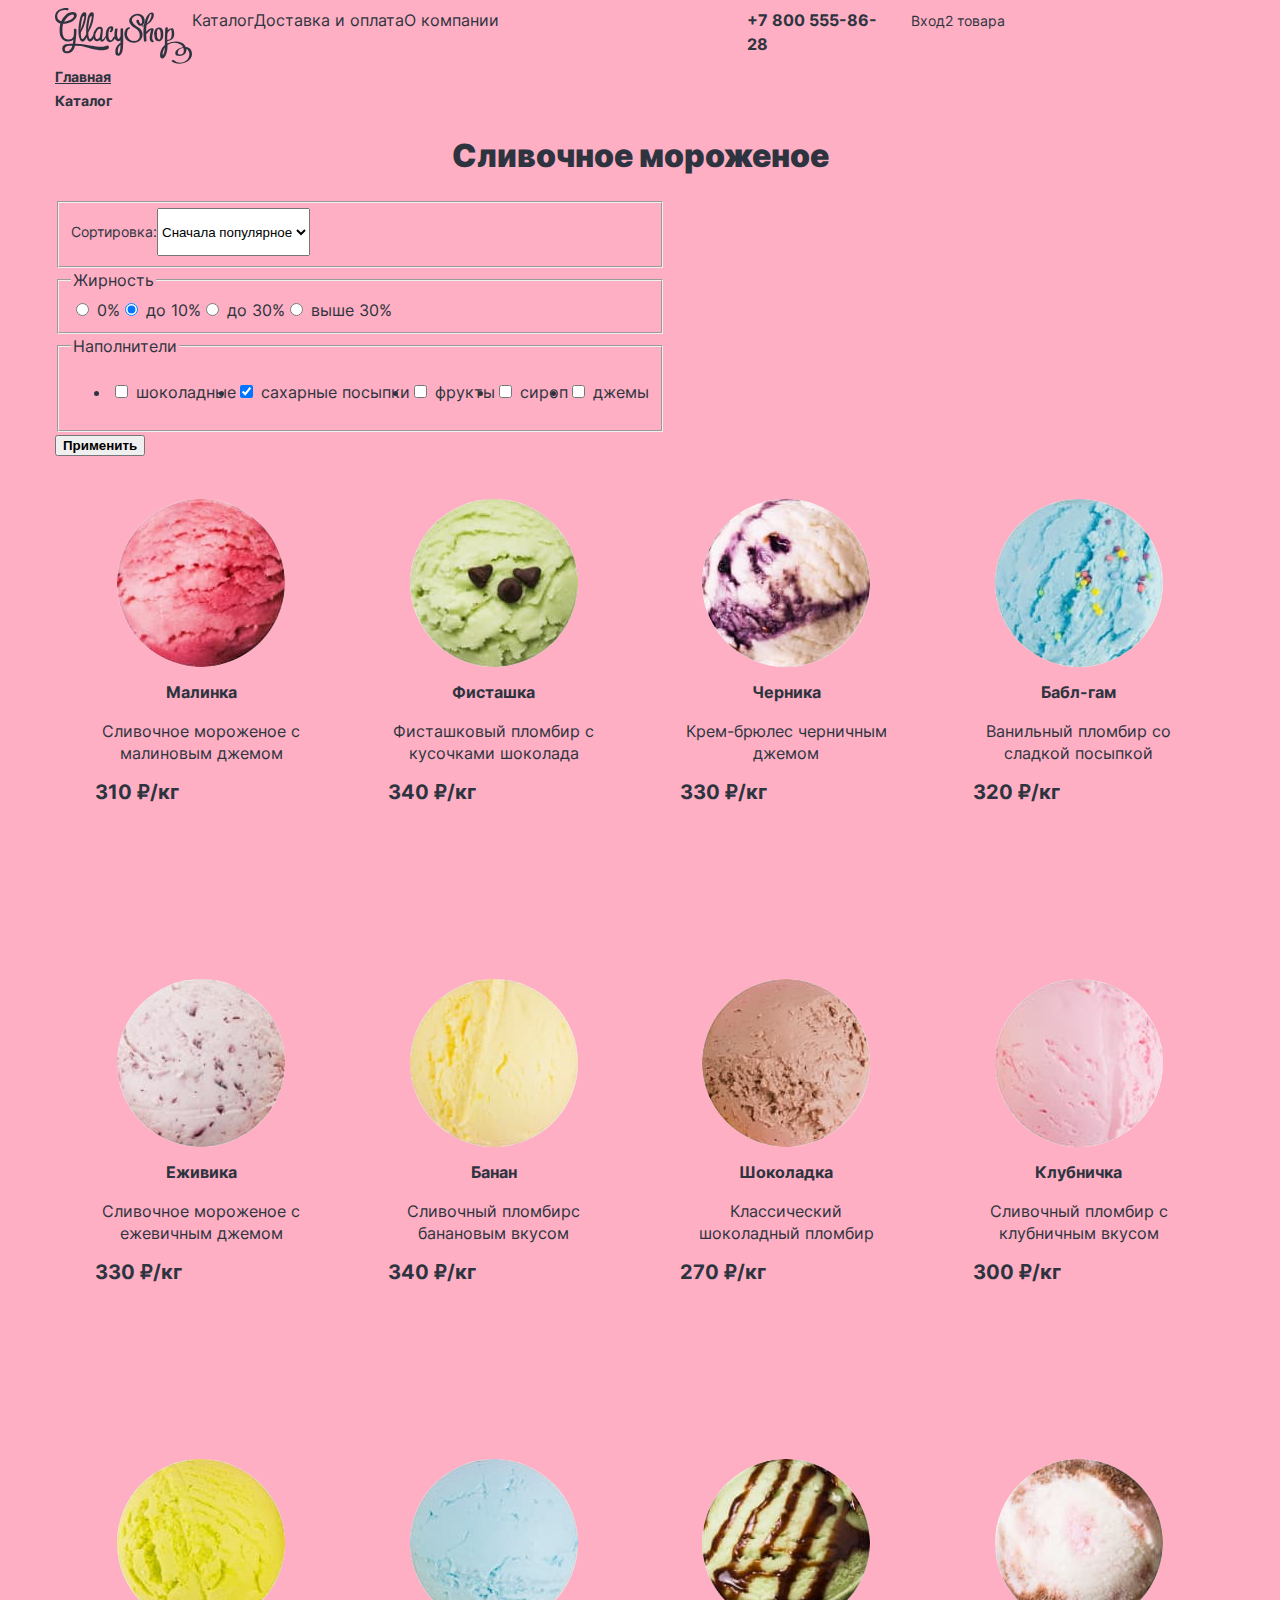
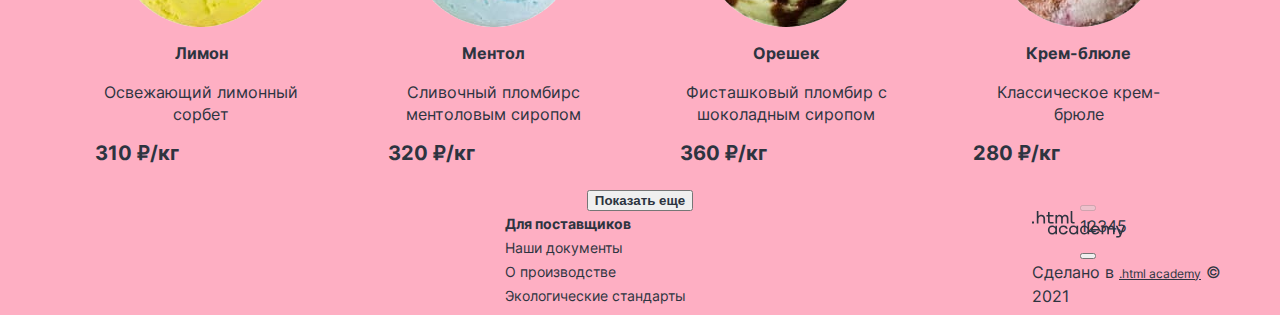
<file: 5/catalog.html>
<!DOCTYPE html>
<html lang="ru">

<head>
  <meta charset="utf-8">
  <title>Каталог</title>
  <link rel="stylesheet" href="styles/styles.css">
  <base href="https://htmlacademy-htmlcss.github.io/2096811-gllacy-34/5/">
</head>

<body>
  <header class="page-header">
    <a class="logo" href="index.html">
      <img class="logo-img" src="images/logo.svg" width="137" height="55.72" alt="Логотип магазина Глейси.">
    </a>
    <nav class="navigation">
      <ul class="navigation-list list-reset">
        <li class="navigation-item">
          <a class="navigation-link navigation-link-current" href="catalog.html">Каталог</a>
        </li>
        <li class="navigation-item">
          <a class="navigation-link" href="#">Доставка и оплата</a>
        </li>
        <li class="navigation-item">
          <a class="navigation-link" href="#">О компании</a>
        </li>
      </ul>
      <a class="navigation-link-phone" href="tel:88005558628">
        +7 800 555-86-28
      </a>
      <ul class="navigation-list navigation-user list-reset">
        <li class="navigation-user-item">
          <a class="navigation-user-link" href="#">
            <span class="visually-hidden">
              Поиск
            </span>
          </a>
        </li>
        <li class="navigation-user-item">
          <a class="navigation-user-link" href="#">
            Вход
          </a>
        </li>
        <li class="navigation-user-item">
          <a class="navigation-user-link" href="#">
            2 товара
          </a>
        </li>
      </ul>
    </nav>
  </header>
  <main class="main">
    <section class="breadcrumbs">
      <ul class="breadcrumbs-list list-reset">
        <li class="breadcrumbs-item">
          <a class="breadcrumbs-link" href="index.html">Главная</a>
        </li>
        <li class="breadcrumbs-item">
          <a class="breadcrumbs-link">Каталог</a>
        </li>
      </ul>
      <h1 class="title-main">Сливочное мороженое</h1>
    </section>
    <section class="filter">
      <h2 class="visually-hidden">Список товаров с фильтрами</h2>

      <form class="catalog-filter" action="https://echo.htmlacademy.ru/" method="get">

        <fieldset class="catalog-filter-group">
          <h3 class="select-control-title">Сортировка:</h3>
          <select class="select-control">
            <option value="popular">Сначала популярное</option>
            <option value="cheap">Сначала дешёвое</option>
            <option value="expensive">Сначала дорогое</option>
          </select>
        </fieldset>

        <fieldset class="catalog-filter-group">
          <legend class="catalog-filter-title">Жирность</legend>
          <ul class="catalog-filter-list list-reset">
            <li class="catalog-filter-item">
              <label class="control">
                <input class="control-input" type="radio" name="fat" value="0%">
                0%
              </label>
            </li>
            <li class="catalog-filter-item">
              <label class="control">
                <input class="control-input" type="radio" name="fat" value="before 10%" checked>
                до 10%
              </label>
            </li>
            <li class="catalog-filter-item">
              <label class="control">
                <input class="control-input" type="radio" name="fat" value="before 30%">
                до 30%
              </label>
            </li>
            <li class="catalog-filter-item">
              <label class="control">
                <input class="control-input" type="radio" name="fat" value="after 30%">
                выше 30%
              </label>
            </li>
          </ul>
        </fieldset>

        <fieldset class="catalog-filter-group">
          <legend class="catalog-filter-title">Наполнители</legend>
          <ul class="catalog-filter-list">
            <li class="catalog-filter-item">
              <label class="control">
                <input class="control-input" type="checkbox" name="chocolate">
                шоколадные
              </label>
            </li>
            <li class="catalog-filter-item">
              <label class="control">
                <input class="control-input" type="checkbox" name="shugar" checked>
                сахарные посыпки
              </label>
            </li>
            <li class="catalog-filter-item">
              <label class="control">
                <input class="control-input" type="checkbox" name="fruit">
                фрукты
              </label>
            </li>
            <li class="catalog-filter-item">
              <label class="control">
                <input class="control-input" type="checkbox" name="syrup">
                сироп
              </label>
            </li>
            <li class="catalog-filter-item">
              <label class="control">
                <input class="control-input" type="checkbox" name="jam">
                джемы
              </label>
            </li>
          </ul>
        </fieldset>

        <button class="button button-catalog" type="submit">Применить</button>
      </form>
    </section>

    <section class="product">
      <ul class="product-list list-reset">
        <li class="product-item">
          <div class="product-wrapper">
            <div class="product-img">
              <img src="images/catalog/icecream1.jpg" alt="Мороженное Малинка.">
            </div>
            <h2 class="product-title">Малинка</h2>
            <p class="product-descript">Сливочное мороженое с малиновым джемом</p>
            <div class="product-card-wrapper">
              <span class="product-price">310 ₽/кг</span>
              <a class="product-card" href="#">
                <span class="visually-hidden">Положить в корзину</span>
              </a>
            </div>
          </div>
        </li>
        <li class="product-item">
          <div class="product-wrapper">
            <div class="product-img">
              <img src="images/catalog/icecream2.jpg" alt="Мороженное Фисташка.">
            </div>
            <h2 class="product-title">Фисташка</h2>
            <p class="product-descript">Фисташковый пломбир с кусочками шоколада</p>
            <div class="product-card-wrapper">
              <span class="product-price">340 ₽/кг</span>
              <a class="product-card" href="#">
                <span class="visually-hidden">Положить в корзину</span>
              </a>
            </div>
          </div>
        <li class="product-item">
          <div class="product-wrapper">
            <div class="product-img">
              <img src="images/catalog/icecream3.jpg" alt="Мороженное Черника.">
            </div>
            <h2 class="product-title">Черника</h2>
            <p class="product-descript">Крем-брюлес черничным джемом</p>
            <div class="product-card-wrapper">
              <span class="product-price">330 ₽/кг</span>
              <a class="product-card" href="#">
                <span class="visually-hidden">Положить в корзину</span>
              </a>
            </div>
          </div>
        <li class="product-item">
          <div class="product-wrapper">
            <div class="product-img">
              <img src="images/catalog/icecream4.jpg" alt="Мороженное Бабл-гам.">
            </div>
            <h2 class="product-title">Бабл-гам</h2>
            <p class="product-descript">Ванильный пломбир со сладкой посыпкой</p>
            <div class="product-card-wrapper">
              <span class="product-price">320 ₽/кг</span>
              <a class="product-card" href="#">
                <span class="visually-hidden">Положить в корзину</span>
              </a>
            </div>
          </div>
        <li class="product-item">
          <div class="product-wrapper">
            <div class="product-img">
              <img src="images/catalog/icecream5.jpg" alt="Мороженное Ежевика.">
            </div>
            <h2 class="product-title">Еживика</h2>
            <p class="product-descript">Сливочное мороженое с ежевичным джемом</p>
            <div class="product-card-wrapper">
              <span class="product-price">330 ₽/кг</span>
              <a class="product-card" href="#">
                <span class="visually-hidden">Положить в корзину</span>
              </a>
            </div>
          </div>
        <li class="product-item">
          <div class="product-wrapper">
            <div class="product-img">
              <img src="images/catalog/icecream6.jpg" alt="Мороженное Банан.">
            </div>
            <h2 class="product-title">Банан</h2>
            <p class="product-descript">Сливочный пломбирс банановым вкусом</p>
            <div class="product-card-wrapper">
              <span class="product-price">340 ₽/кг</span>
              <a class="product-card" href="#">
                <span class="visually-hidden">Положить в корзину</span>
              </a>
            </div>
          </div>
        <li class="product-item">
          <div class="product-wrapper">
            <div class="product-img">
              <img src="images/catalog/icecream7.jpg" alt="Мороженное Шоколадка.">
            </div>
            <h2 class="product-title">Шоколадка</h2>
            <p class="product-descript">Классический шоколадный пломбир</p>
            <div class="product-card-wrapper">
              <span class="product-price">270 ₽/кг</span>
              <a class="product-card" href="#">
                <span class="visually-hidden">Положить в корзину</span>
              </a>
            </div>
          </div>
        <li class="product-item">
          <div class="product-wrapper">
            <div class="product-img">
              <img src="images/catalog/icecream8.jpg" alt="Мороженное Клубничка.">
            </div>
            <h2 class="product-title">Клубничка</h2>
            <p class="product-descript">Сливочный пломбир с клубничным вкусом</p>
            <div class="product-card-wrapper">
              <span class="product-price">300 ₽/кг</span>
              <a class="product-card" href="#">
                <span class="visually-hidden">Положить в корзину</span>
              </a>
            </div>
          </div>
        <li class="product-item">
          <div class="product-wrapper">
            <div class="product-img">
              <img src="images/catalog/icecream9.jpg" alt="Мороженное Лимон.">
            </div>
            <h2 class="product-title">Лимон</h2>
            <p class="product-descript">Освежающий лимонный сорбет</p>
            <div class="product-card-wrapper">
              <span class="product-price">310 ₽/кг</span>
              <a class="product-card" href="#">
                <span class="visually-hidden">Положить в корзину</span>
              </a>
            </div>
          </div>
        <li class="product-item">
          <div class="product-wrapper">
            <div class="product-img">
              <img src="images/catalog/icecream10.jpg" alt="Мороженное Ментол.">
            </div>
            <h2 class="product-title">Ментол</h2>
            <p class="product-descript">Сливочный пломбирс ментоловым сиропом</p>
            <div class="product-card-wrapper">
              <span class="product-price">320 ₽/кг</span>
              <a class="product-card" href="#">
                <span class="visually-hidden">Положить в корзину</span>
              </a>
            </div>
          </div>
        <li class="product-item">
          <div class="product-wrapper">
            <div class="product-img">
              <img src="images/catalog/icecream11.jpg" alt="Мороженное Орешек.">
            </div>
            <h2 class="product-title">Орешек</h2>
            <p class="product-descript">Фисташковый пломбир с шоколадным сиропом</p>
            <div class="product-card-wrapper">
              <span class="product-price">360 ₽/кг</span>
              <a class="product-card" href="#">
                <span class="visually-hidden">Положить в корзину</span>
              </a>
            </div>
          </div>
        <li class="product-item">
          <div class="product-wrapper">
            <div class="product-img">
              <img src="images/catalog/icecream12.jpg" alt="Мороженное Крем-брюле.">
            </div>
            <h2 class="product-title">Крем-блюле</h2>
            <p class="product-descript">Классическое крем-брюле</p>
            <div class="product-card-wrapper">
              <span class="product-price">280 ₽/кг</span>
              <a class="product-card" href="#">
                <span class="visually-hidden">Положить в корзину</span>
              </a>
            </div>
          </div>
      </ul>
      <div class="pagination">
        <button class="button button-main" type="button">Показать еще</button>
        <div class="pagination-container">
          <button class="pagination-arrow pagination-arrow-prev" type="button" disabled>
            <span class="visually-hidden">Предыдущая страница</span>
          </button>
          <ul class="pagination-list list-reset">
            <li class="pagination-item">
              <a class="pagination-link" href="#">1</a>
            </li>
            <li class="pagination-item">
              <a class="pagination-link" href="#">2</a>
            </li>
            <li class="pagination-item">
              <a class="pagination-link pagination-link-current" href="#">3</a>
            </li>
            <li class="pagination-item">
              <a class="pagination-link" href="#">4</a>
            </li>
            <li class="pagination-item">
              <a class="pagination-link" href="#">5</a>
            </li>
          </ul>
          <button class="pagination-arrow pagination-arrow-next" type="button">
            <span class="visually-hidden">Следующая страница</span>
          </button>
        </div>
      </div>
    </section>
  </main>
  <footer class="footer">
    <ul class="footer-social social list-reset">
      <li class="social-item">
        <a class="social-link" href="https://t.me/htmlacademy">
          <span class="visually-hidden">Мы в Телеграм</span>
        </a>
      </li>
      <li class="social-item">
        <a class="social-link" href="https://vk.com/htmlacademy">
          <span class="visually-hidden">Мы в Контакте</span>
        </a>
      </li>
      <li class="social-item">
        <a class="social-link" href="https://www.youtube.com/user/htmlacademyru">
          <span class="visually-hidden">Мы на YouTube</span>
        </a>
      </li>
    </ul>

    <ul class="footer-information list-reset">
      <li class="footer-information-item">
        <a class="footer-information-link footer-information-link-like" href="#">Для поставщиков</a>
      </li>
      <li class="footer-information-item">
        <a class="footer-information-link" href="#">Наши документы</a>
      </li>
      <li class="footer-information-item">
        <a class="footer-information-link" href="#">О производстве</a>
      </li>
      <li class="footer-information-item">
        <a class="footer-information-link" href="#">Экологические стандарты</a>
      </li>
    </ul>

    <div class="footer-copyright">
      <a class="footer-logo" href="https://htmlacademy.ru/">
        <img src="images/logo-footer.svg" width="93" height="27" alt="Логотип HTML Academy">
      </a>
      <p class="footer-copyright-text">Сделано в <a href="https://htmlacademy.ru/">.html academy</a> &#169; 2021</p>
    </div>
  </footer>
</body>

</html>
</file>
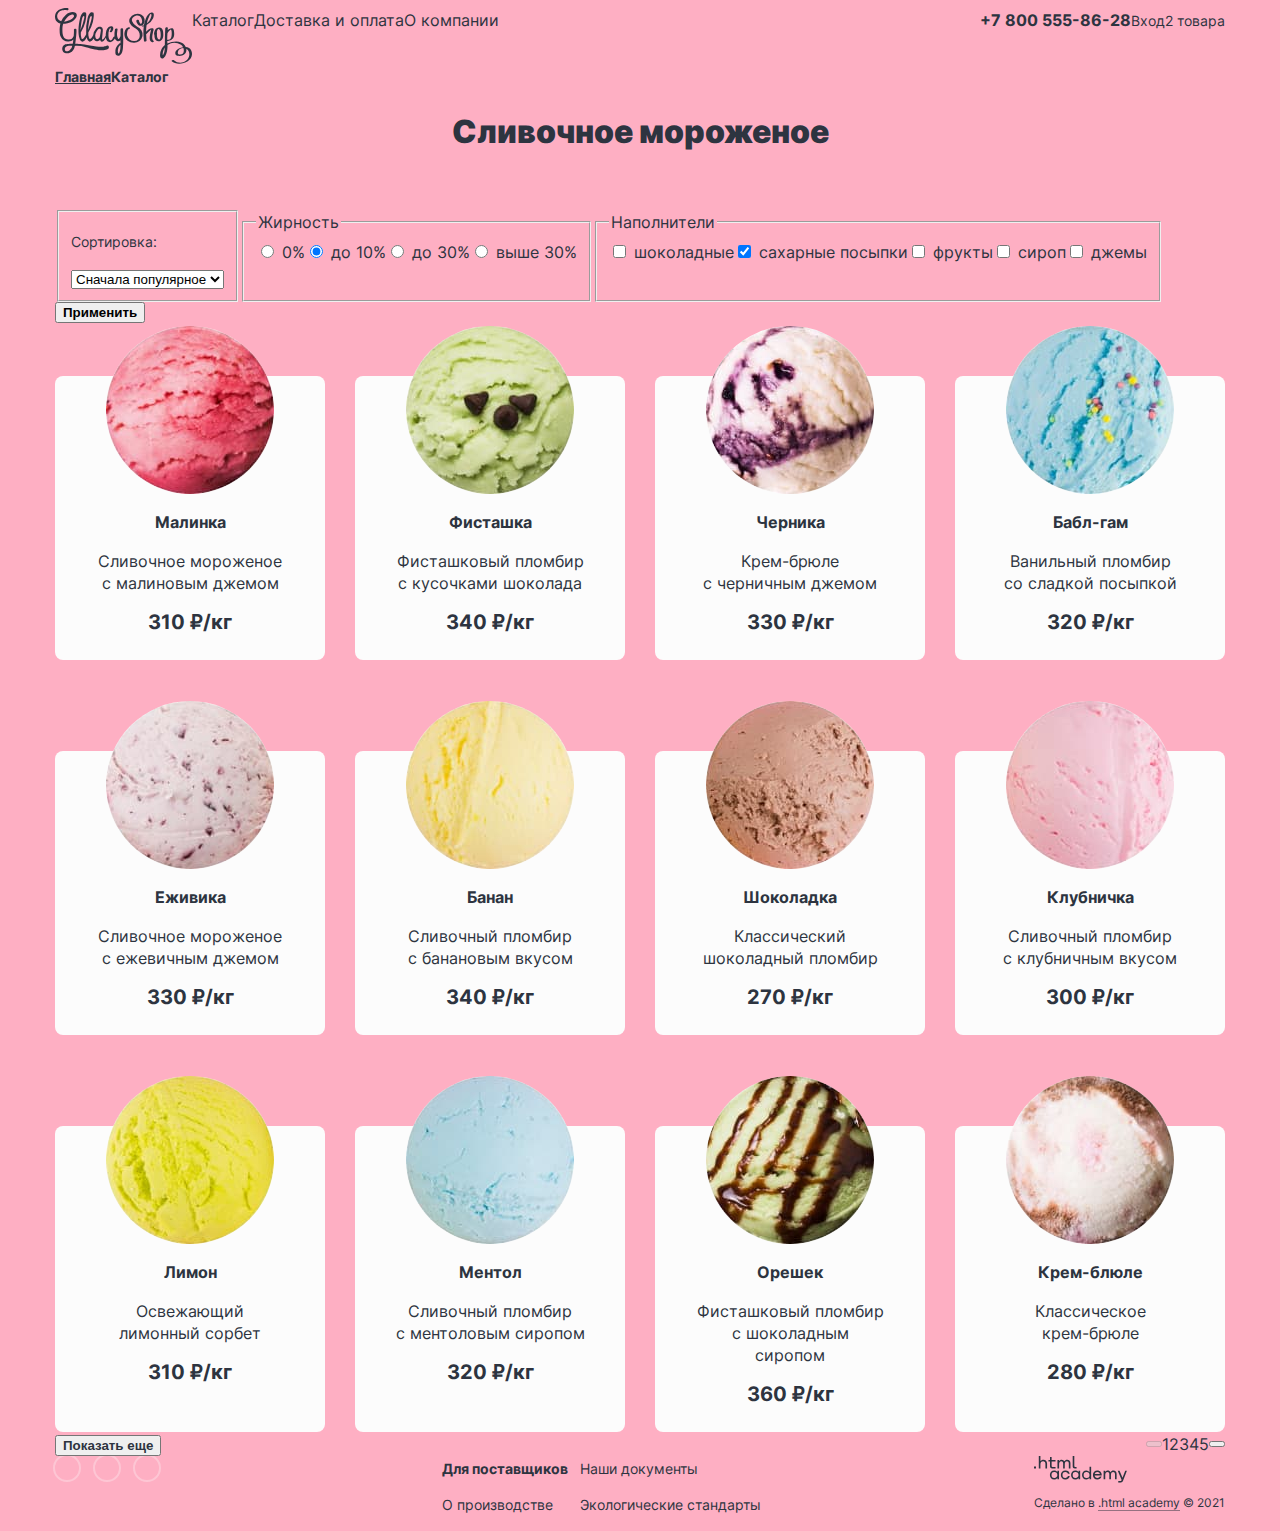
<file: 6/catalog.html>
<!DOCTYPE html>
<html lang="ru">

<head>
  <meta charset="utf-8">
  <title>Каталог</title>
  <link rel="stylesheet" href="styles/styles.css">
  <base href="https://htmlacademy-htmlcss.github.io/2096811-gllacy-34/6/">
</head>

<body>
  <header class="page-header">
    <a class="logo" href="index.html">
      <img class="logo-img" src="images/logo.svg" width="137" height="55.72" alt="Логотип магазина Глейси.">
    </a>
    <nav class="navigation">
      <ul class="navigation-list list-reset">
        <li class="navigation-item">
          <a class="navigation-link navigation-link-current" href="catalog.html">Каталог</a>
        </li>
        <li class="navigation-item">
          <a class="navigation-link" href="#">Доставка и оплата</a>
        </li>
        <li class="navigation-item">
          <a class="navigation-link" href="#">О компании</a>
        </li>
      </ul>
      <a class="navigation-link-phone" href="tel:88005558628">
        +7 800 555-86-28
      </a>
      <ul class="navigation-list navigation-user list-reset">
        <li class="navigation-user-item">
          <a class="navigation-user-link" href="#">
            <span class="visually-hidden">
              Поиск
            </span>
          </a>
        </li>
        <li class="navigation-user-item">
          <a class="navigation-user-link" href="#">
            Вход
          </a>
        </li>
        <li class="navigation-user-item">
          <a class="navigation-user-link" href="#">
            2 товара
          </a>
        </li>
      </ul>
    </nav>
  </header>
  <main class="main">
    <section class="breadcrumbs">
      <ul class="breadcrumbs-list list-reset">
        <li class="breadcrumbs-item">
          <a class="breadcrumbs-link" href="index.html">Главная</a>
        </li>
        <li class="breadcrumbs-item">
          <a class="breadcrumbs-link">Каталог</a>
        </li>
      </ul>
      <h1 class="title-main">Сливочное мороженое</h1>
    </section>
    <section class="filter">
      <h2 class="visually-hidden">Список товаров с фильтрами</h2>

      <form class="catalog-filter" action="https://echo.htmlacademy.ru/" method="get">

        <fieldset class="catalog-filter-group">
          <h3 class="select-control-title">Сортировка:</h3>
          <select class="select-control">
            <option value="popular">Сначала популярное</option>
            <option value="cheap">Сначала дешёвое</option>
            <option value="expensive">Сначала дорогое</option>
          </select>
        </fieldset>

        <fieldset class="catalog-filter-group">
          <legend class="catalog-filter-title">Жирность</legend>
          <ul class="catalog-filter-list list-reset">
            <li class="catalog-filter-item">
              <label class="control">
                <input class="control-input" type="radio" name="fat" value="0%">
                0%
              </label>
            </li>
            <li class="catalog-filter-item">
              <label class="control">
                <input class="control-input" type="radio" name="fat" value="before 10%" checked>
                до 10%
              </label>
            </li>
            <li class="catalog-filter-item">
              <label class="control">
                <input class="control-input" type="radio" name="fat" value="before 30%">
                до 30%
              </label>
            </li>
            <li class="catalog-filter-item">
              <label class="control">
                <input class="control-input" type="radio" name="fat" value="after 30%">
                выше 30%
              </label>
            </li>
          </ul>
        </fieldset>

        <fieldset class="catalog-filter-group">
          <legend class="catalog-filter-title">Наполнители</legend>
          <ul class="catalog-filter-list list-reset">
            <li class="catalog-filter-item">
              <label class="control">
                <input class="control-input" type="checkbox" name="chocolate">
                шоколадные
              </label>
            </li>
            <li class="catalog-filter-item">
              <label class="control">
                <input class="control-input" type="checkbox" name="shugar" checked>
                сахарные посыпки
              </label>
            </li>
            <li class="catalog-filter-item">
              <label class="control">
                <input class="control-input" type="checkbox" name="fruit">
                фрукты
              </label>
            </li>
            <li class="catalog-filter-item">
              <label class="control">
                <input class="control-input" type="checkbox" name="syrup">
                сироп
              </label>
            </li>
            <li class="catalog-filter-item">
              <label class="control">
                <input class="control-input" type="checkbox" name="jam">
                джемы
              </label>
            </li>
          </ul>
        </fieldset>

        <button class="button button-catalog" type="submit">Применить</button>
      </form>
    </section>

    <section class="product">
      <ul class="product-list list-reset">
        <li class="product-item">
          <div class="product-wrapper">
            <div class="product-img">
              <img src="images/catalog/icecream1.jpg" alt="Мороженное Малинка.">
            </div>
            <h2 class="product-title">Малинка</h2>
            <p class="product-descript">Сливочное мороженое<br>с малиновым джемом</p>
            <div class="product-card-wrapper">
              <span class="product-price">310 ₽/кг</span>
              <a class="product-card" href="#">
                <span class="visually-hidden">Положить в корзину</span>
              </a>
            </div>
          </div>
        </li>
        <li class="product-item">
          <div class="product-wrapper">
            <div class="product-img">
              <img src="images/catalog/icecream2.jpg" alt="Мороженное Фисташка.">
            </div>
            <h2 class="product-title">Фисташка</h2>
            <p class="product-descript">Фисташковый пломбир<br>с кусочками шоколада</p>
            <div class="product-card-wrapper">
              <span class="product-price">340 ₽/кг</span>
              <a class="product-card" href="#">
                <span class="visually-hidden">Положить в корзину</span>
              </a>
            </div>
          </div>
        <li class="product-item">
          <div class="product-wrapper">
            <div class="product-img">
              <img src="images/catalog/icecream3.jpg" alt="Мороженное Черника.">
            </div>
            <h2 class="product-title">Черника</h2>
            <p class="product-descript">Крем-брюле<br>с черничным джемом</p>
            <div class="product-card-wrapper">
              <span class="product-price">330 ₽/кг</span>
              <a class="product-card" href="#">
                <span class="visually-hidden">Положить в корзину</span>
              </a>
            </div>
          </div>
        <li class="product-item">
          <div class="product-wrapper">
            <div class="product-img">
              <img src="images/catalog/icecream4.jpg" alt="Мороженное Бабл-гам.">
            </div>
            <h2 class="product-title">Бабл-гам</h2>
            <p class="product-descript">Ванильный пломбир<br>со сладкой посыпкой</p>
            <div class="product-card-wrapper">
              <span class="product-price">320 ₽/кг</span>
              <a class="product-card" href="#">
                <span class="visually-hidden">Положить в корзину</span>
              </a>
            </div>
          </div>
        <li class="product-item">
          <div class="product-wrapper">
            <div class="product-img">
              <img src="images/catalog/icecream5.jpg" alt="Мороженное Ежевика.">
            </div>
            <h2 class="product-title">Еживика</h2>
            <p class="product-descript">Сливочное мороженое<br>с ежевичным джемом</p>
            <div class="product-card-wrapper">
              <span class="product-price">330 ₽/кг</span>
              <a class="product-card" href="#">
                <span class="visually-hidden">Положить в корзину</span>
              </a>
            </div>
          </div>
        <li class="product-item">
          <div class="product-wrapper">
            <div class="product-img">
              <img src="images/catalog/icecream6.jpg" alt="Мороженное Банан.">
            </div>
            <h2 class="product-title">Банан</h2>
            <p class="product-descript">Сливочный пломбир<br>с банановым вкусом</p>
            <div class="product-card-wrapper">
              <span class="product-price">340 ₽/кг</span>
              <a class="product-card" href="#">
                <span class="visually-hidden">Положить в корзину</span>
              </a>
            </div>
          </div>
        <li class="product-item">
          <div class="product-wrapper">
            <div class="product-img">
              <img src="images/catalog/icecream7.jpg" alt="Мороженное Шоколадка.">
            </div>
            <h2 class="product-title">Шоколадка</h2>
            <p class="product-descript">Классический<br>шоколадный пломбир</p>
            <div class="product-card-wrapper">
              <span class="product-price">270 ₽/кг</span>
              <a class="product-card" href="#">
                <span class="visually-hidden">Положить в корзину</span>
              </a>
            </div>
          </div>
        <li class="product-item">
          <div class="product-wrapper">
            <div class="product-img">
              <img src="images/catalog/icecream8.jpg" alt="Мороженное Клубничка.">
            </div>
            <h2 class="product-title">Клубничка</h2>
            <p class="product-descript">Сливочный пломбир<br>с клубничным вкусом</p>
            <div class="product-card-wrapper">
              <span class="product-price">300 ₽/кг</span>
              <a class="product-card" href="#">
                <span class="visually-hidden">Положить в корзину</span>
              </a>
            </div>
          </div>
        <li class="product-item">
          <div class="product-wrapper">
            <div class="product-img">
              <img src="images/catalog/icecream9.jpg" alt="Мороженное Лимон.">
            </div>
            <h2 class="product-title">Лимон</h2>
            <p class="product-descript">Освежающий<br>лимонный сорбет</p>
            <div class="product-card-wrapper">
              <span class="product-price">310 ₽/кг</span>
              <a class="product-card" href="#">
                <span class="visually-hidden">Положить в корзину</span>
              </a>
            </div>
          </div>
        <li class="product-item">
          <div class="product-wrapper">
            <div class="product-img">
              <img src="images/catalog/icecream10.jpg" alt="Мороженное Ментол.">
            </div>
            <h2 class="product-title">Ментол</h2>
            <p class="product-descript">Сливочный пломбир<br>с ментоловым сиропом</p>
            <div class="product-card-wrapper">
              <span class="product-price">320 ₽/кг</span>
              <a class="product-card" href="#">
                <span class="visually-hidden">Положить в корзину</span>
              </a>
            </div>
          </div>
        <li class="product-item">
          <div class="product-wrapper">
            <div class="product-img">
              <img src="images/catalog/icecream11.jpg" alt="Мороженное Орешек.">
            </div>
            <h2 class="product-title">Орешек</h2>
            <p class="product-descript">Фисташковый пломбир<br>с шоколадным сиропом</p>
            <div class="product-card-wrapper">
              <span class="product-price">360 ₽/кг</span>
              <a class="product-card" href="#">
                <span class="visually-hidden">Положить в корзину</span>
              </a>
            </div>
          </div>
        <li class="product-item">
          <div class="product-wrapper">
            <div class="product-img">
              <img src="images/catalog/icecream12.jpg" alt="Мороженное Крем-брюле.">
            </div>
            <h2 class="product-title">Крем-блюле</h2>
            <p class="product-descript">Классическое<br>крем-брюле</p>
            <div class="product-card-wrapper">
              <span class="product-price">280 ₽/кг</span>
              <a class="product-card" href="#">
                <span class="visually-hidden">Положить в корзину</span>
              </a>
            </div>
          </div>
      </ul>
      <div class="pagination">
        <button class="button button-main" type="button">Показать еще</button>
        <div class="pagination-container">
          <button class="pagination-arrow pagination-arrow-prev" type="button" disabled>
            <span class="visually-hidden">Предыдущая страница</span>
          </button>
          <ul class="pagination-list list-reset">
            <li class="pagination-item">
              <a class="pagination-link" href="#">1</a>
            </li>
            <li class="pagination-item">
              <a class="pagination-link" href="#">2</a>
            </li>
            <li class="pagination-item">
              <a class="pagination-link pagination-link-current" href="#">3</a>
            </li>
            <li class="pagination-item">
              <a class="pagination-link" href="#">4</a>
            </li>
            <li class="pagination-item">
              <a class="pagination-link" href="#">5</a>
            </li>
          </ul>
          <button class="pagination-arrow pagination-arrow-next" type="button">
            <span class="visually-hidden">Следующая страница</span>
          </button>
        </div>
      </div>
    </section>
  </main>
  <footer class="footer">
    <ul class="footer-social social list-reset">
      <li class="social-item">
        <a class="social-link" href="https://t.me/htmlacademy">
          <span class="visually-hidden">Мы в Телеграм</span>
        </a>
      </li>
      <li class="social-item">
        <a class="social-link" href="https://vk.com/htmlacademy">
          <span class="visually-hidden">Мы в Контакте</span>
        </a>
      </li>
      <li class="social-item">
        <a class="social-link" href="https://www.youtube.com/user/htmlacademyru">
          <span class="visually-hidden">Мы на YouTube</span>
        </a>
      </li>
    </ul>

    <ul class="footer-information list-reset">
      <li class="footer-information-item">
        <a class="footer-information-link footer-information-link-like" href="#">Для поставщиков</a>
      </li>
      <li class="footer-information-item">
        <a class="footer-information-link" href="#">Наши документы</a>
      </li>
      <li class="footer-information-item">
        <a class="footer-information-link" href="#">О производстве</a>
      </li>
      <li class="footer-information-item">
        <a class="footer-information-link" href="#">Экологические стандарты</a>
      </li>
    </ul>

    <div class="footer-copyright">
      <a class="footer-logo" href="https://htmlacademy.ru/">
        <img src="images/logo-footer.svg" width="93" height="27" alt="Логотип HTML Academy">
      </a>
      <p class="footer-copyright-text">Сделано в <a href="https://htmlacademy.ru/">.html academy</a> &#169; 2021</p>
    </div>
  </footer>
</body>

</html>
</file>
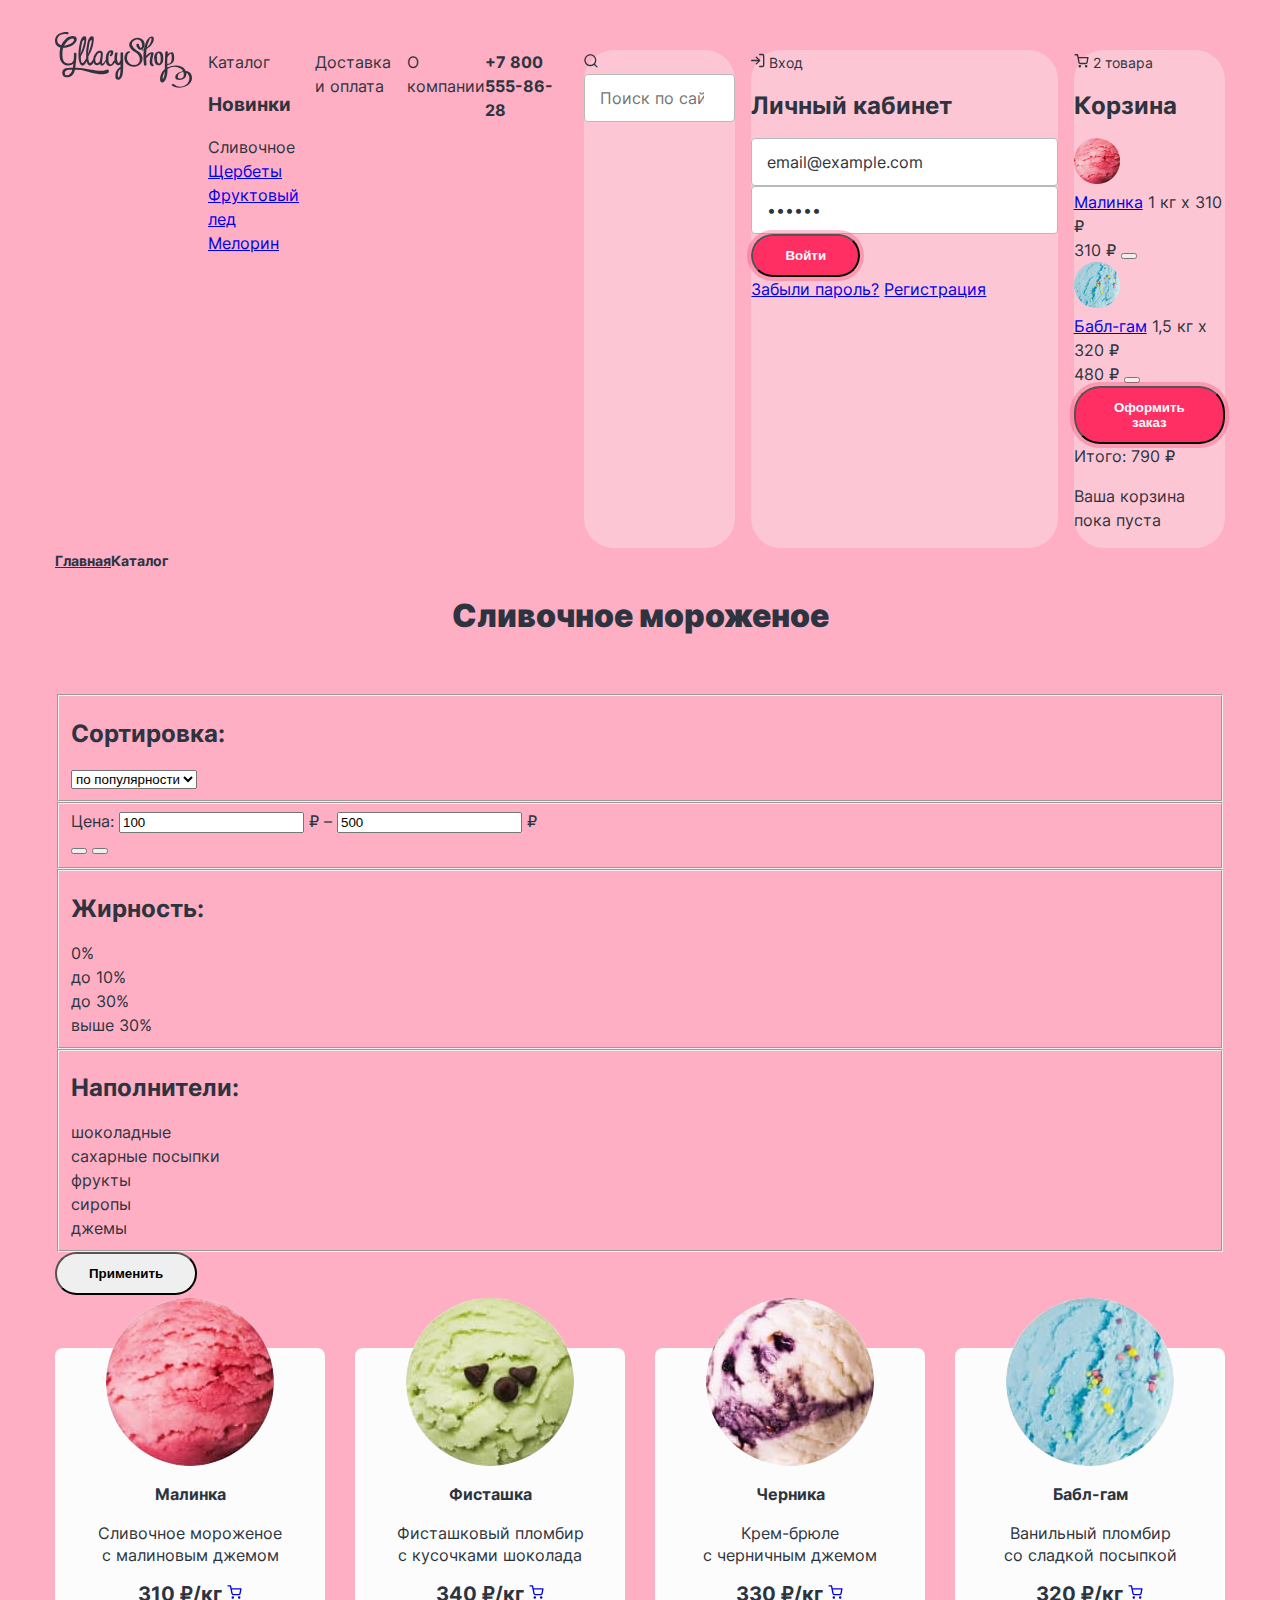
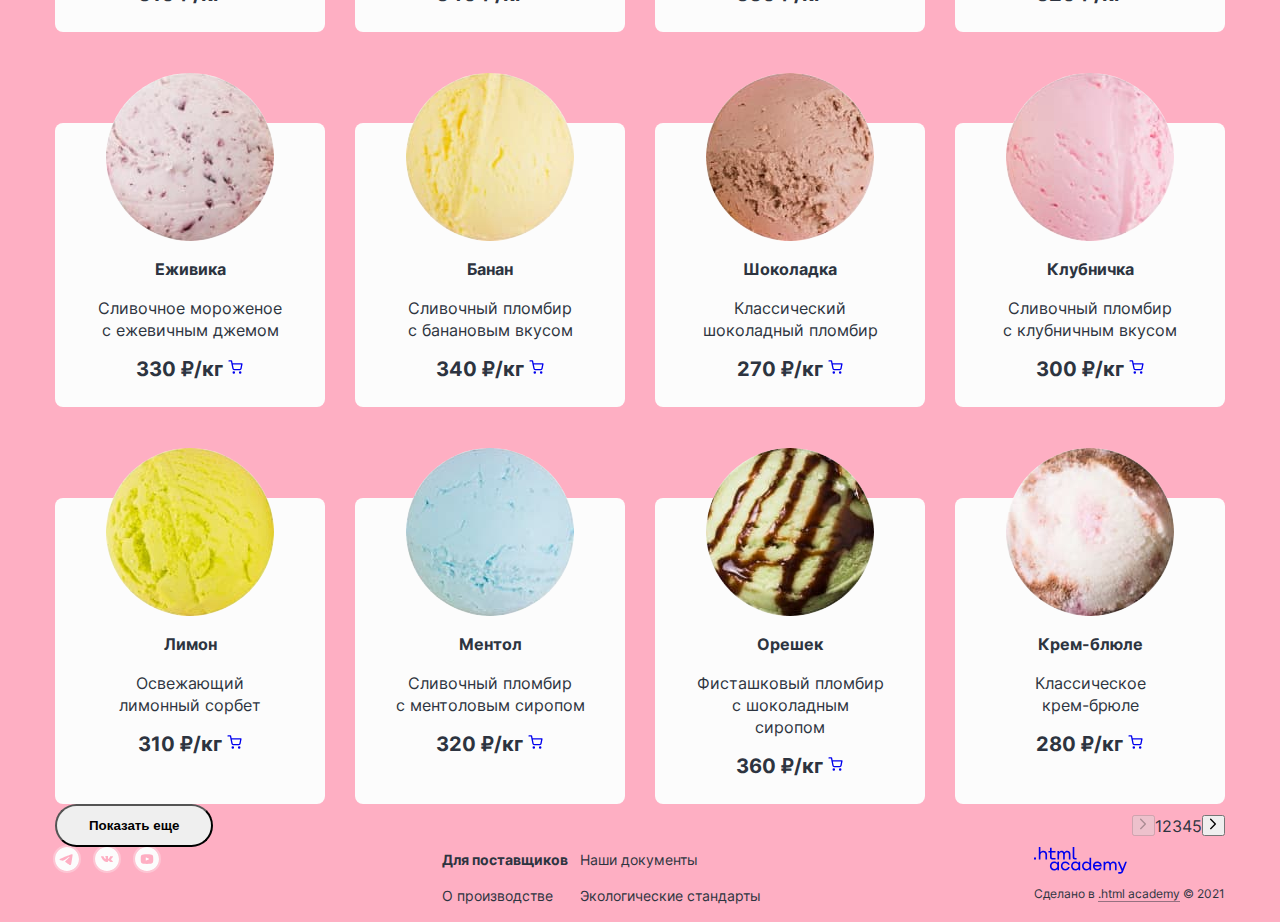
<file: 7/catalog.html>
<!DOCTYPE html>
<html lang="ru">

<head>
  <meta charset="utf-8">
  <title>Каталог</title>
  <link rel="stylesheet" href="styles/styles.css">
  <base href="https://htmlacademy-htmlcss.github.io/2096811-gllacy-34/7/">
</head>

<body>
  <div class="container">
    <header class="page-header">
      <nav class="navigation">
        <a class="logo" href="index.html">
          <img class="logo-img" src="images/logo.svg" width="137" height="56" alt="Логотип магазина Глейси.">
        </a>
        <ul class="navigation-list list-reset">
          <li class="navigation-item navigation-item-drop">
            <a class="navigation-link navigation-link-current">Каталог</a>
            <div class="navigation-list-drop">
              <h3 class="navigation-drop-title">Новинки</h3>
              <ul class="navigation-drop-list list-reset">
                <li class="navigation-drop-item">
                  <a class="navigation-drop-link navigation-drop-link-current">Сливочное</a>
                </li>
                <li class="navigation-drop-item">
                  <a class="navigation-drop-link" href="#">Щербеты</a>
                </li>
                <li class="navigation-drop-item">
                  <a class="navigation-drop-link" href="#">Фруктовый лед</a>
                </li>
                <li class="navigation-drop-item">
                  <a class="navigation-drop-link" href="#">Мелорин</a>
                </li>
              </ul>
            </div>
          </li>
          <li class="navigation-item">
            <a class="navigation-link" href="#">Доставка и оплата</a>
          </li>
          <li class="navigation-item">
            <a class="navigation-link" href="#">О компании</a>
          </li>
        </ul>
        <a class="navigation-link-phone" href="tel:88005558628">
          +7 800 555-86-28
        </a>
        <ul class="navigation-list navigation-user list-reset">
          <li class="navigation-user-item">
            <a class="navigation-user-link navigation-user-link-search" href="#">
              <svg aria-hidden="true" focusable="false" width="14" height="14" viewBox="0 0 14 14" fill="currentColor" xmlns="http://www.w3.org/2000/svg">
                <path fill-rule="evenodd" clip-rule="evenodd" d="M1.6633 6.188c0-2.5774 2.0893-4.6667 4.6667-4.6667 2.5773 0 4.6666 2.0893 4.6666 4.6666 0 1.2573-.4972 2.3985-1.3057 3.2376a.6735.6735 0 0 0-.1234.1234c-.8392.8085-1.9803 1.3057-3.2375 1.3057-2.5774 0-4.6667-2.0893-4.6667-4.6667Zm8.4118 4.6879a5.9747 5.9747 0 0 1-3.7451 1.312c-3.3138 0-6-2.6863-6-6s2.6862-6 6-6c3.3137 0 6 2.6863 6 6a5.9747 5.9747 0 0 1-1.3121 3.7452l2.4501 2.4501a.6666.6666 0 0 1 0 .9428.6666.6666 0 0 1-.9428 0l-2.4501-2.4501Z" />
              </svg>
              <span class="visually-hidden">Поиск.</span>
            </a>

            <!-- navigation-user-container-open открывает окно корзины -->
            <div class="navigation-user-container search">
              <form class="search-form" action="https://echo.htmlacademy.ru" method="get">
                <label class="visually-hidden" for="form-search">Поиск.</label>
                <input class="form-input search-input" type="search" id="form-search" name="search" placeholder="Поиск по сайту" required>
                <button type="submit" class="visually-hidden">Найти</button>
              </form>
            </div>
          </li>
          <li class="navigation-user-item">
            <a class="navigation-user-link navigation-user-link-login" href="#">
              <svg aria-hidden="true" focusable="false" width="14" height="15" viewBox="0 0 14 15" fill="currentColor" xmlns="http://www.w3.org/2000/svg">
                <path fill-rule="evenodd" clip-rule="evenodd" d="M8 1.5246A.6667.6667 0 0 1 8.6667.858h2.6666a1.9997 1.9997 0 0 1 2 2v9.3334a2 2 0 0 1-2 2H8.6667a.6667.6667 0 0 1 0-1.3334h2.6666A.6667.6667 0 0 0 12 12.1913V2.8579a.6664.6664 0 0 0-.6667-.6666H8.6667A.6667.6667 0 0 1 8 1.5246ZM4.8619 3.72a.6667.6667 0 0 1 .9428 0l3.3291 3.329a.6731.6731 0 0 1 .129.177.664.664 0 0 1 .0705.2987.6639.6639 0 0 1-.1998.4759l-3.3288 3.3288a.6667.6667 0 1 1-.9428-.9428L7.057 8.1913H.6668a.6667.6667 0 1 1 0-1.3334H7.057L4.862 4.6627a.6667.6667 0 0 1 0-.9428Z" />
              </svg>
              <span>Вход</span>
            </a>

            <!-- navigation-user-container-open открывает окно корзины -->
            <div class="navigation-user-container login">
              <h2 class="navigation-user-title">Личный кабинет</h2>
              <form class="login-form" action="https://echo.htmlacademy.ru" method="post">
                <label class="visually-hidden" for="form-email">Ваша почта.</label>
                <input class="form-input login-input" type="email" id="form-email" name="form-email" placeholder="Ваш email" value="email@example.com" required>
                <label class="visually-hidden" for="form-password">Ваш пароль.</label>
                <input class="form-input login-input" type="password" id="form-password" name="password" placeholder="Ваш пароль" value="******" required>
                <div class="login-wrapper">
                  <button class="button button-other" type="submit">Войти</button>
                  <div class="login-wrapper-link">
                    <a class="login-link" href="#">Забыли пароль?</a>
                    <a class="login-link" href="#">Регистрация</a>
                  </div>
                </div>
              </form>
            </div>
          </li>
          <li class="navigation-user-item">
            <a class="navigation-user-link" href="#">
              <svg aria-hidden="true" focusable="false" width="15" height="14" viewBox="0 0 15 14" fill="currentColor" xmlns="http://www.w3.org/2000/svg">
                <path fill-rule="evenodd" clip-rule="evenodd" d="M1.16667 0.107941C0.798477 0.107941 0.5 0.406418 0.5 0.774607C0.5 1.1428 0.798477 1.44127 1.16667 1.44127H2.93794L3.40537 3.77666C3.40821 3.79461 3.41176 3.81232 3.416 3.82976L4.38338 8.66309L4.3835 8.66365C4.46706 9.08366 4.69562 9.46093 5.02921 9.72948C5.36111 9.99666 5.77595 10.1393 6.20183 10.1328H11.8225C12.2484 10.1393 12.6633 9.99666 12.9952 9.72948C13.3289 9.46081 13.5575 9.08332 13.641 8.66309L13.641 8.6631L13.642 8.6581L14.5691 3.79666C14.6063 3.60149 14.5545 3.39989 14.4279 3.24681C14.3012 3.09372 14.1129 3.00511 13.9142 3.00511H4.61072L4.1381 0.643769C4.07574 0.332198 3.80215 0.107941 3.4844 0.107941H1.16667ZM5.69098 8.40238L4.87759 4.33844H13.1084L12.3328 8.4053C12.31 8.51782 12.2485 8.61884 12.1591 8.69085C12.0691 8.76329 11.9565 8.80177 11.841 8.79956L11.841 8.79943H11.8282H6.19614V8.79931L6.18337 8.79956C6.06787 8.80177 5.95528 8.76329 5.8653 8.69085C5.77531 8.61842 5.71368 8.51664 5.69117 8.40334L5.69098 8.40238ZM4.55739 12.3634C4.55739 11.6754 5.1151 11.1177 5.80307 11.1177C6.49105 11.1177 7.04876 11.6754 7.04876 12.3634C7.04876 13.0513 6.49105 13.6091 5.80307 13.6091C5.1151 13.6091 4.55739 13.0513 4.55739 12.3634ZM10.9307 12.3634C10.9307 11.6754 11.4884 11.1177 12.1764 11.1177C12.8644 11.1177 13.4221 11.6754 13.4221 12.3634C13.4221 13.0513 12.8644 13.6091 12.1764 13.6091C11.4884 13.6091 10.9307 13.0513 10.9307 12.3634Z" />
              </svg>
              <span>2 товара</span>
            </a>

            <!-- navigation-user-container-open открывает окно корзины -->
            <div class="navigation-user-container card">
              <h2 class="navigation-user-title">Корзина</h2>
              <ul class="card-list list-reset">
                <li class="card-item">
                  <div class="card-img">
                    <img src="images/card-1.png" alt="Мороженное Малинка.">
                  </div>
                  <div class="card-descript">
                    <a class="card-title" href="#">Малинка</a>
                    <span class="card-descript-text">1 кг х 310 ₽</span>
                  </div>
                  <span class="card-price">310 ₽</span>
                  <button class="card-delete" type="button">
                    <span class="visually-hidden">Удалить мороженное из корзины.</span>
                  </button>
                </li>
                <li class="card-item">
                  <div class="card-img">
                    <img src="images/card-2.png" alt="Мороженное Бабл-гам.">
                  </div>
                  <div class="card-descript">
                    <a class="card-title" href="#">Бабл-гам</a>
                    <span class="card-descript-text">1,5 кг х 320 ₽</span>
                  </div>
                  <span class="card-price">480 ₽</span>
                  <button class="card-delete" type="button">
                    <span class="visually-hidden">Удалить мороженное из корзины.</span>
                  </button>
                </li>
              </ul>
              <div class="card-wrapper">
                <button class="button button-other" type="submit">Оформить заказ</button>
                <span class="card-total">Итого: 790 ₽</span>
              </div>
            </div>

            <!-- navigation-user-container-open открывает окно пустой корзины -->
            <div class="navigation-user-container card-empty">
              <p>Ваша корзина пока пуста</p>
            </div>
          </li>
        </ul>
      </nav>
    </header>
    <main class="main">
      <section class="breadcrumbs">
        <ul class="breadcrumbs-list list-reset">
          <li class="breadcrumbs-item">
            <a class="breadcrumbs-link" href="index.html">Главная</a>
          </li>
          <li class="breadcrumbs-item">
            <a class="breadcrumbs-link  breadcrumbs-link-current">Каталог</a>
          </li>
        </ul>
        <h1 class="title-main">Сливочное мороженое</h1>
      </section>
      <section class="filter">
        <h2 class="visually-hidden">Список товаров с фильтрами</h2>
        <form class="filter-form" action="https://echo.htmlacademy.ru" method="get">
          <fieldset class="filter-fieldset filter-fieldset-sorting">
            <h2 class="filter-title">Сортировка:</h2>
            <select class="filter-sorting" name="filter-sorting" id="filter-sorting">
              <option value="popularity" selected>по популярности</option>
              <option value="price">по цене</option>
            </select>
          </fieldset>
          <fieldset class="filter-fieldset filter-fieldset-range">
            <div class="range-wrapper-inputs filter-title">
              <label class="filter-label">
                Цена: <input class="range-input range-input-min" type="number" value="100" name="min-price"> ₽
              </label>
              <span> – </span>
              <label class="filter-label">
                <input class="range-input range-input-max" type="number" value="500" name="max-price"> ₽
              </label>
            </div>
            <div class="range">
              <div class="range-scale">
                <div class="range-bar">
                  <button class="range-toggle range-toggle-min" type="button">
                    <span class="visually-hidden">Изменить минимальную цену.</span>
                  </button>
                  <button class="range-toggle range-toggle-max" type="button">
                    <span class="visually-hidden">Изменить максимальную цену.</span>
                  </button>
                </div>
              </div>
            </div>
          </fieldset>
          <fieldset class="filter-fieldset">
            <h2 class="filter-title">Жирность:</h2>
            <ul class="filter-fat-list list-reset">
              <li class="filter-fat-item">
                <input class="filter-fat-input visually-hidden" type="radio" name="filter-fat" value="0%" id="filter-fat-0">
                <label class="filter-label filter-label-radio" for="filter-fat-0">0%</label>
              </li>
              <li class="filter-fat-item">
                <input class="filter-fat-input visually-hidden" type="radio" name="filter-fat" value="до 10%" id="filter-fat-10" checked>
                <label class="filter-label filter-label-radio" for="filter-fat-10">до 10%</label>
              </li>
              <li class="filter-fat-item">
                <input class="filter-fat-input visually-hidden" type="radio" name="filter-fat" value="до 30%" id="filter-fat-30">
                <label class="filter-label filter-label-radio" for="filter-fat-30">до 30%</label>
              </li>
              <li class="filter-fat-item">
                <input class="filter-fat-input visually-hidden" type="radio" name="filter-fat" value="выше 30%" id="filter-fat-more">
                <label class="filter-label filter-label-radio" for="filter-fat-more">выше 30%</label>
              </li>
            </ul>
          </fieldset>
          <fieldset class="filter-fieldset">
            <h2 class="filter-title">Наполнители:</h2>
            <ul class="filter-fillers-list list-reset">
              <li class="filter-fillers-item">
                <input class="filter-fillers-input visually-hidden" type="checkbox" name="filter-fillers-chocolate" id="filter-fillers-chocolate" checked>
                <label class="filter-label filter-label-check" for="filter-fillers-chocolate">шоколадные</label>
              </li>
              <li class="filter-fillers-item">
                <input class="filter-fillers-input visually-hidden" type="checkbox" name="filter-fillers-sugar" id="filter-fillers-sugar" checked>
                <label class="filter-label filter-label-check" for="filter-fillers-sugar">сахарные посыпки</label>
              </li>
              <li class="filter-fillers-item">
                <input class="filter-fillers-input visually-hidden" type="checkbox" name="filter-fillers-fruit" id="filter-fillers-fruit">
                <label class="filter-label filter-label-check" for="filter-fillers-fruit">фрукты</label>
              </li>
              <li class="filter-fillers-item">
                <input class="filter-fillers-input visually-hidden" type="checkbox" name="filter-fillers-sirup" id="filter-fillers-sirup">
                <label class="filter-label filter-label-check" for="filter-fillers-sirup">сиропы</label>
              </li>
              <li class="filter-fillers-item">
                <input class="filter-fillers-input visually-hidden" type="checkbox" name="filter-fillers-jam" id="filter-fillers-jam">
                <label class="filter-label filter-label-check" for="filter-fillers-jam">джемы</label>
              </li>
            </ul>
          </fieldset>
          <button class="button button-filter" type="submit">Применить</button>
        </form>
      </section>
      <section class="product product-page">
        <ul class="product-list list-reset">
          <li class="product-item">
            <div class="product-wrapper">
              <div class="product-img">
                <img src="images/catalog/icecream1.jpg" alt="Мороженное Малинка.">
              </div>
              <h2 class="product-title">Малинка</h2>
              <p class="product-descript">Сливочное мороженое<br>с малиновым джемом</p>
              <div class="product-card-wrapper">
                <span class="product-price">310 ₽/кг</span>
                <a class="product-card" href="#">
                  <svg aria-hidden="true" focusable="false" width="16" height="16" fill="currentColor" xmlns="http://www.w3.org/2000/svg">
                    <path fill-rule="evenodd" clip-rule="evenodd" d="M1.17.25a.67.67 0 1 0 0 1.33h1.77l.47 2.34v.05l.97 4.84a1.83 1.83 0 0 0 1.82 1.46h5.62a1.83 1.83 0 0 0 1.82-1.46V8.8l.93-4.86a.67.67 0 0 0-.66-.8h-9.3L4.14.8a.67.67 0 0 0-.66-.54H1.17Zm4.52 8.3-.81-4.07h8.23l-.78 4.07a.5.5 0 0 1-.49.4H6.18a.5.5 0 0 1-.49-.4ZM4.56 12.5a1.25 1.25 0 1 1 2.49 0 1.25 1.25 0 0 1-2.5 0Zm6.37 0a1.25 1.25 0 1 1 2.5 0 1.25 1.25 0 0 1-2.5 0Z" />
                  </svg>
                  <span class="visually-hidden">Положить в корзину.</span>
                </a>
              </div>
            </div>
          </li>
          <li class="product-item">
            <div class="product-wrapper">
              <div class="product-img">
                <img src="images/catalog/icecream2.jpg" alt="Мороженное Фисташка.">
              </div>
              <h2 class="product-title">Фисташка</h2>
              <p class="product-descript">Фисташковый пломбир<br>с кусочками шоколада</p>
              <div class="product-card-wrapper">
                <span class="product-price">340 ₽/кг</span>
                <a class="product-card" href="#">
                  <svg aria-hidden="true" focusable="false" width="16" height="16" fill="currentColor" xmlns="http://www.w3.org/2000/svg">
                    <path fill-rule="evenodd" clip-rule="evenodd" d="M1.17.25a.67.67 0 1 0 0 1.33h1.77l.47 2.34v.05l.97 4.84a1.83 1.83 0 0 0 1.82 1.46h5.62a1.83 1.83 0 0 0 1.82-1.46V8.8l.93-4.86a.67.67 0 0 0-.66-.8h-9.3L4.14.8a.67.67 0 0 0-.66-.54H1.17Zm4.52 8.3-.81-4.07h8.23l-.78 4.07a.5.5 0 0 1-.49.4H6.18a.5.5 0 0 1-.49-.4ZM4.56 12.5a1.25 1.25 0 1 1 2.49 0 1.25 1.25 0 0 1-2.5 0Zm6.37 0a1.25 1.25 0 1 1 2.5 0 1.25 1.25 0 0 1-2.5 0Z" />
                  </svg>
                  <span class="visually-hidden">Положить в корзину.</span>
                </a>
              </div>
            </div>
          </li>
          <li class="product-item">
            <div class="product-wrapper">
              <div class="product-img">
                <img src="images/catalog/icecream3.jpg" alt="Мороженное Черника.">
              </div>
              <h2 class="product-title">Черника</h2>
              <p class="product-descript">Крем-брюле<br>с черничным джемом</p>
              <div class="product-card-wrapper">
                <span class="product-price">330 ₽/кг</span>
                <a class="product-card" href="#">
                  <svg aria-hidden="true" focusable="false" width="16" height="16" fill="currentColor" xmlns="http://www.w3.org/2000/svg">
                    <path fill-rule="evenodd" clip-rule="evenodd" d="M1.17.25a.67.67 0 1 0 0 1.33h1.77l.47 2.34v.05l.97 4.84a1.83 1.83 0 0 0 1.82 1.46h5.62a1.83 1.83 0 0 0 1.82-1.46V8.8l.93-4.86a.67.67 0 0 0-.66-.8h-9.3L4.14.8a.67.67 0 0 0-.66-.54H1.17Zm4.52 8.3-.81-4.07h8.23l-.78 4.07a.5.5 0 0 1-.49.4H6.18a.5.5 0 0 1-.49-.4ZM4.56 12.5a1.25 1.25 0 1 1 2.49 0 1.25 1.25 0 0 1-2.5 0Zm6.37 0a1.25 1.25 0 1 1 2.5 0 1.25 1.25 0 0 1-2.5 0Z" />
                  </svg>
                  <span class="visually-hidden">Положить в корзину.</span>
                </a>
              </div>
            </div>
          </li>
          <li class="product-item">
            <div class="product-wrapper">
              <div class="product-img">
                <img src="images/catalog/icecream4.jpg" alt="Мороженное Бабл-гам.">
              </div>
              <h2 class="product-title">Бабл-гам</h2>
              <p class="product-descript">Ванильный пломбир<br>со сладкой посыпкой</p>
              <div class="product-card-wrapper">
                <span class="product-price">320 ₽/кг</span>
                <a class="product-card" href="#">
                  <svg aria-hidden="true" focusable="false" width="16" height="16" fill="currentColor" xmlns="http://www.w3.org/2000/svg">
                    <path fill-rule="evenodd" clip-rule="evenodd" d="M1.17.25a.67.67 0 1 0 0 1.33h1.77l.47 2.34v.05l.97 4.84a1.83 1.83 0 0 0 1.82 1.46h5.62a1.83 1.83 0 0 0 1.82-1.46V8.8l.93-4.86a.67.67 0 0 0-.66-.8h-9.3L4.14.8a.67.67 0 0 0-.66-.54H1.17Zm4.52 8.3-.81-4.07h8.23l-.78 4.07a.5.5 0 0 1-.49.4H6.18a.5.5 0 0 1-.49-.4ZM4.56 12.5a1.25 1.25 0 1 1 2.49 0 1.25 1.25 0 0 1-2.5 0Zm6.37 0a1.25 1.25 0 1 1 2.5 0 1.25 1.25 0 0 1-2.5 0Z" />
                  </svg>
                  <span class="visually-hidden">Положить в корзину.</span>
                </a>
              </div>
            </div>
          </li>
          <li class="product-item">
            <div class="product-wrapper">
              <div class="product-img">
                <img src="images/catalog/icecream5.jpg" alt="Мороженное Ежевика.">
              </div>
              <h2 class="product-title">Еживика</h2>
              <p class="product-descript">Сливочное мороженое<br>с ежевичным джемом</p>
              <div class="product-card-wrapper">
                <span class="product-price">330 ₽/кг</span>
                <a class="product-card" href="#">
                  <svg aria-hidden="true" focusable="false" width="16" height="16" fill="currentColor" xmlns="http://www.w3.org/2000/svg">
                    <path fill-rule="evenodd" clip-rule="evenodd" d="M1.17.25a.67.67 0 1 0 0 1.33h1.77l.47 2.34v.05l.97 4.84a1.83 1.83 0 0 0 1.82 1.46h5.62a1.83 1.83 0 0 0 1.82-1.46V8.8l.93-4.86a.67.67 0 0 0-.66-.8h-9.3L4.14.8a.67.67 0 0 0-.66-.54H1.17Zm4.52 8.3-.81-4.07h8.23l-.78 4.07a.5.5 0 0 1-.49.4H6.18a.5.5 0 0 1-.49-.4ZM4.56 12.5a1.25 1.25 0 1 1 2.49 0 1.25 1.25 0 0 1-2.5 0Zm6.37 0a1.25 1.25 0 1 1 2.5 0 1.25 1.25 0 0 1-2.5 0Z" />
                  </svg>
                  <span class="visually-hidden">Положить в корзину</span>
                </a>
              </div>
            </div>
          </li>
          <li class="product-item">
            <div class="product-wrapper">
              <div class="product-img">
                <img src="images/catalog/icecream6.jpg" alt="Мороженное Банан.">
              </div>
              <h2 class="product-title">Банан</h2>
              <p class="product-descript">Сливочный пломбир<br>с банановым вкусом</p>
              <div class="product-card-wrapper">
                <span class="product-price">340 ₽/кг</span>
                <a class="product-card" href="#">
                  <svg aria-hidden="true" focusable="false" width="16" height="16" fill="currentColor" xmlns="http://www.w3.org/2000/svg">
                    <path fill-rule="evenodd" clip-rule="evenodd" d="M1.17.25a.67.67 0 1 0 0 1.33h1.77l.47 2.34v.05l.97 4.84a1.83 1.83 0 0 0 1.82 1.46h5.62a1.83 1.83 0 0 0 1.82-1.46V8.8l.93-4.86a.67.67 0 0 0-.66-.8h-9.3L4.14.8a.67.67 0 0 0-.66-.54H1.17Zm4.52 8.3-.81-4.07h8.23l-.78 4.07a.5.5 0 0 1-.49.4H6.18a.5.5 0 0 1-.49-.4ZM4.56 12.5a1.25 1.25 0 1 1 2.49 0 1.25 1.25 0 0 1-2.5 0Zm6.37 0a1.25 1.25 0 1 1 2.5 0 1.25 1.25 0 0 1-2.5 0Z" />
                  </svg>
                  <span class="visually-hidden">Положить в корзину.</span>
                </a>
              </div>
            </div>
          </li>
          <li class="product-item">
            <div class="product-wrapper">
              <div class="product-img">
                <img src="images/catalog/icecream7.jpg" alt="Мороженное Шоколадка.">
              </div>
              <h2 class="product-title">Шоколадка</h2>
              <p class="product-descript">Классический<br>шоколадный пломбир</p>
              <div class="product-card-wrapper">
                <span class="product-price">270 ₽/кг</span>
                <a class="product-card" href="#">
                  <svg aria-hidden="true" focusable="false" width="16" height="16" fill="currentColor" xmlns="http://www.w3.org/2000/svg">
                    <path fill-rule="evenodd" clip-rule="evenodd" d="M1.17.25a.67.67 0 1 0 0 1.33h1.77l.47 2.34v.05l.97 4.84a1.83 1.83 0 0 0 1.82 1.46h5.62a1.83 1.83 0 0 0 1.82-1.46V8.8l.93-4.86a.67.67 0 0 0-.66-.8h-9.3L4.14.8a.67.67 0 0 0-.66-.54H1.17Zm4.52 8.3-.81-4.07h8.23l-.78 4.07a.5.5 0 0 1-.49.4H6.18a.5.5 0 0 1-.49-.4ZM4.56 12.5a1.25 1.25 0 1 1 2.49 0 1.25 1.25 0 0 1-2.5 0Zm6.37 0a1.25 1.25 0 1 1 2.5 0 1.25 1.25 0 0 1-2.5 0Z" />
                  </svg>
                  <span class="visually-hidden">Положить в корзину.</span>
                </a>
              </div>
            </div>
          </li>
          <li class="product-item">
            <div class="product-wrapper">
              <div class="product-img">
                <img src="images/catalog/icecream8.jpg" alt="Мороженное Клубничка.">
              </div>
              <h2 class="product-title">Клубничка</h2>
              <p class="product-descript">Сливочный пломбир<br>с клубничным вкусом</p>
              <div class="product-card-wrapper">
                <span class="product-price">300 ₽/кг</span>
                <a class="product-card" href="#">
                  <svg aria-hidden="true" focusable="false" width="16" height="16" fill="currentColor" xmlns="http://www.w3.org/2000/svg">
                    <path fill-rule="evenodd" clip-rule="evenodd" d="M1.17.25a.67.67 0 1 0 0 1.33h1.77l.47 2.34v.05l.97 4.84a1.83 1.83 0 0 0 1.82 1.46h5.62a1.83 1.83 0 0 0 1.82-1.46V8.8l.93-4.86a.67.67 0 0 0-.66-.8h-9.3L4.14.8a.67.67 0 0 0-.66-.54H1.17Zm4.52 8.3-.81-4.07h8.23l-.78 4.07a.5.5 0 0 1-.49.4H6.18a.5.5 0 0 1-.49-.4ZM4.56 12.5a1.25 1.25 0 1 1 2.49 0 1.25 1.25 0 0 1-2.5 0Zm6.37 0a1.25 1.25 0 1 1 2.5 0 1.25 1.25 0 0 1-2.5 0Z" />
                  </svg>
                  <span class="visually-hidden">Положить в корзину.</span>
                </a>
              </div>
            </div>
          </li>
          <li class="product-item">
            <div class="product-wrapper">
              <div class="product-img">
                <img src="images/catalog/icecream9.jpg" alt="Мороженное Лимон.">
              </div>
              <h2 class="product-title">Лимон</h2>
              <p class="product-descript">Освежающий<br>лимонный сорбет</p>
              <div class="product-card-wrapper">
                <span class="product-price">310 ₽/кг</span>
                <a class="product-card" href="#">
                  <svg aria-hidden="true" focusable="false" width="16" height="16" fill="currentColor" xmlns="http://www.w3.org/2000/svg">
                    <path fill-rule="evenodd" clip-rule="evenodd" d="M1.17.25a.67.67 0 1 0 0 1.33h1.77l.47 2.34v.05l.97 4.84a1.83 1.83 0 0 0 1.82 1.46h5.62a1.83 1.83 0 0 0 1.82-1.46V8.8l.93-4.86a.67.67 0 0 0-.66-.8h-9.3L4.14.8a.67.67 0 0 0-.66-.54H1.17Zm4.52 8.3-.81-4.07h8.23l-.78 4.07a.5.5 0 0 1-.49.4H6.18a.5.5 0 0 1-.49-.4ZM4.56 12.5a1.25 1.25 0 1 1 2.49 0 1.25 1.25 0 0 1-2.5 0Zm6.37 0a1.25 1.25 0 1 1 2.5 0 1.25 1.25 0 0 1-2.5 0Z" />
                  </svg>
                  <span class="visually-hidden">Положить в корзину.</span>
                </a>
              </div>
            </div>
          </li>
          <li class="product-item">
            <div class="product-wrapper">
              <div class="product-img">
                <img src="images/catalog/icecream10.jpg" alt="Мороженное Ментол.">
              </div>
              <h2 class="product-title">Ментол</h2>
              <p class="product-descript">Сливочный пломбир<br>с ментоловым сиропом</p>
              <div class="product-card-wrapper">
                <span class="product-price">320 ₽/кг</span>
                <a class="product-card" href="#">
                  <svg aria-hidden="true" focusable="false" width="16" height="16" fill="currentColor" xmlns="http://www.w3.org/2000/svg">
                    <path fill-rule="evenodd" clip-rule="evenodd" d="M1.17.25a.67.67 0 1 0 0 1.33h1.77l.47 2.34v.05l.97 4.84a1.83 1.83 0 0 0 1.82 1.46h5.62a1.83 1.83 0 0 0 1.82-1.46V8.8l.93-4.86a.67.67 0 0 0-.66-.8h-9.3L4.14.8a.67.67 0 0 0-.66-.54H1.17Zm4.52 8.3-.81-4.07h8.23l-.78 4.07a.5.5 0 0 1-.49.4H6.18a.5.5 0 0 1-.49-.4ZM4.56 12.5a1.25 1.25 0 1 1 2.49 0 1.25 1.25 0 0 1-2.5 0Zm6.37 0a1.25 1.25 0 1 1 2.5 0 1.25 1.25 0 0 1-2.5 0Z" />
                  </svg>
                  <span class="visually-hidden">Положить в корзину.</span>
                </a>
              </div>
            </div>
          </li>
          <li class="product-item">
            <div class="product-wrapper">
              <div class="product-img">
                <img src="images/catalog/icecream11.jpg" alt="Мороженное Орешек.">
              </div>
              <h2 class="product-title">Орешек</h2>
              <p class="product-descript">Фисташковый пломбир<br>с шоколадным сиропом</p>
              <div class="product-card-wrapper">
                <span class="product-price">360 ₽/кг</span>
                <a class="product-card" href="#">
                  <svg aria-hidden="true" focusable="false" width="16" height="16" fill="currentColor" xmlns="http://www.w3.org/2000/svg">
                    <path fill-rule="evenodd" clip-rule="evenodd" d="M1.17.25a.67.67 0 1 0 0 1.33h1.77l.47 2.34v.05l.97 4.84a1.83 1.83 0 0 0 1.82 1.46h5.62a1.83 1.83 0 0 0 1.82-1.46V8.8l.93-4.86a.67.67 0 0 0-.66-.8h-9.3L4.14.8a.67.67 0 0 0-.66-.54H1.17Zm4.52 8.3-.81-4.07h8.23l-.78 4.07a.5.5 0 0 1-.49.4H6.18a.5.5 0 0 1-.49-.4ZM4.56 12.5a1.25 1.25 0 1 1 2.49 0 1.25 1.25 0 0 1-2.5 0Zm6.37 0a1.25 1.25 0 1 1 2.5 0 1.25 1.25 0 0 1-2.5 0Z" />
                  </svg>
                  <span class="visually-hidden">Положить в корзину.</span>
                </a>
              </div>
            </div>
          </li>
          <li class="product-item">
            <div class="product-wrapper">
              <div class="product-img">
                <img src="images/catalog/icecream12.jpg" alt="Мороженное Крем-брюле.">
              </div>
              <h2 class="product-title">Крем-блюле</h2>
              <p class="product-descript">Классическое<br>крем-брюле</p>
              <div class="product-card-wrapper">
                <span class="product-price">280 ₽/кг</span>
                <a class="product-card" href="#">
                  <svg aria-hidden="true" focusable="false" width="16" height="16" fill="currentColor" xmlns="http://www.w3.org/2000/svg">
                    <path fill-rule="evenodd" clip-rule="evenodd" d="M1.17.25a.67.67 0 1 0 0 1.33h1.77l.47 2.34v.05l.97 4.84a1.83 1.83 0 0 0 1.82 1.46h5.62a1.83 1.83 0 0 0 1.82-1.46V8.8l.93-4.86a.67.67 0 0 0-.66-.8h-9.3L4.14.8a.67.67 0 0 0-.66-.54H1.17Zm4.52 8.3-.81-4.07h8.23l-.78 4.07a.5.5 0 0 1-.49.4H6.18a.5.5 0 0 1-.49-.4ZM4.56 12.5a1.25 1.25 0 1 1 2.49 0 1.25 1.25 0 0 1-2.5 0Zm6.37 0a1.25 1.25 0 1 1 2.5 0 1.25 1.25 0 0 1-2.5 0Z" />
                  </svg>
                  <span class="visually-hidden">Положить в корзину.</span>
                </a>
              </div>
            </div>
          </li>
        </ul>
        <div class="pagination">
          <button class="button" type="button">Показать еще</button>
          <div class="pagination-container">
            <button class="pagination-arrow pagination-arrow-prev" type="button" disabled>
              <span class="visually-hidden">Предыдущая страница.</span>
              <svg aria-hidden="true" focusable="false" width="7" height="12" fill="currentColor" xmlns="http://www.w3.org/2000/svg">
                <path fill-rule="evenodd" clip-rule="evenodd" d="M1.135.865a.665.665 0 1 0-.94.94l4.201 4.201-4.201 4.202a.665.665 0 0 0 .94.94L5.804 6.48a.665.665 0 0 0 .003-.943L1.135.865Z" />
              </svg>
            </button>
            <ul class="pagination-list list-reset">
              <li class="pagination-item">
                <a class="pagination-link" href="#">1</a>
              </li>
              <li class="pagination-item">
                <a class="pagination-link" href="#">2</a>
              </li>
              <li class="pagination-item">
                <a class="pagination-link pagination-link-current">3</a>
              </li>
              <li class="pagination-item">
                <a class="pagination-link" href="#">4</a>
              </li>
              <li class="pagination-item">
                <a class="pagination-link" href="#">5</a>
              </li>
            </ul>
            <button class="pagination-arrow pagination-arrow-next" type="button">
              <span class="visually-hidden">Следующая страница.</span>
              <svg aria-hidden="true" focusable="false" width="7" height="12" fill="currentColor" xmlns="http://www.w3.org/2000/svg">
                <path fill-rule="evenodd" clip-rule="evenodd" d="M1.135.865a.665.665 0 1 0-.94.94l4.201 4.201-4.201 4.202a.665.665 0 0 0 .94.94L5.804 6.48a.665.665 0 0 0 .003-.943L1.135.865Z" />
              </svg>
            </button>
          </div>
        </div>
      </section>
    </main>
    <footer class="footer">
      <ul class="footer-social social list-reset">
        <li class="social-item">
          <a class="social-link" href="https://t.me/htmlacademy">
            <span class="visually-hidden">Мы в Телеграм</span>
            <svg aria-hidden="true" focusable="false" width="24" height="24" fill="currentColor" xmlns="http://www.w3.org/2000/svg">
              <path d="M24 12c0 6.627-5.373 12-12 12S0 18.627 0 12 5.373 0 12 0s12 5.373 12 12ZM12.43 8.859c-1.167.485-3.5 1.49-6.998 3.014-.568.226-.866.447-.893.663-.046.366.412.51 1.034.705.085.027.173.054.263.084.613.199 1.437.432 1.865.441.389.008.823-.152 1.302-.48 3.268-2.207 4.955-3.322 5.061-3.346.075-.017.179-.039.249.024.07.062.063.18.056.212-.046.193-1.84 1.862-2.77 2.726-.29.269-.495.46-.537.504-.094.097-.19.19-.282.279-.57.548-.996.96.024 1.632.49.323.882.59 1.273.856.427.291.853.581 1.405.943.14.092.274.187.405.28.497.355.944.673 1.496.623.32-.03.652-.331.82-1.23.397-2.126 1.179-6.73 1.36-8.628a2.112 2.112 0 0 0-.02-.472.506.506 0 0 0-.172-.325c-.143-.117-.365-.142-.465-.14-.451.008-1.143.249-4.476 1.635Z" />
            </svg>
          </a>
        </li>
        <li class="social-item">
          <a class="social-link" href="https://vk.com/htmlacademy">
            <span class="visually-hidden">Мы в Контакте</span>
            <svg aria-hidden="true" focusable="false" width="24" height="24" fill="currentColor" xmlns="http://www.w3.org/2000/svg">
              <path fill-rule="evenodd" clip-rule="evenodd" d="M24 12c0 6.627-5.373 12-12 12S0 18.627 0 12 5.373 0 12 0s12 5.373 12 12Zm-11.412 2.975h-.717s-1.582.083-2.976-1.188c-1.52-1.388-2.863-4.14-2.863-4.14s-.077-.18.007-.268c.095-.098.352-.104.352-.104l1.715-.01s.161.024.277.098c.095.062.149.176.149.176s.277.615.644 1.17c.716 1.085 1.05 1.322 1.293 1.206.354-.17.248-1.533.248-1.533s.007-.496-.178-.716c-.143-.17-.414-.22-.533-.235-.096-.011.062-.207.267-.295.309-.133.854-.14 1.498-.135.501.005.645.032.842.074.455.096.44.405.41 1.07-.01.2-.02.43-.02.697 0 .06-.002.124-.004.19-.01.34-.023.73.233.876.132.074.453.011 1.256-1.185.381-.566.667-1.233.667-1.233s.062-.119.16-.17c.098-.051.232-.036.232-.036l1.805-.01s.542-.056.63.158c.091.226-.203.751-.94 1.612-.696.813-1.036 1.115-1.01 1.38.02.196.242.372.67.72.888.722 1.124 1.101 1.18 1.192a.447.447 0 0 0 .011.016c.398.578-.44.623-.44.623l-1.603.02s-.345.06-.798-.214c-.237-.142-.469-.375-.69-.597-.337-.339-.649-.652-.915-.578-.447.124-.433.967-.433.967s.004.18-.098.277c-.11.104-.328.125-.328.125Z" />
            </svg>
          </a>
        </li>
        <li class="social-item">
          <a class="social-link" href="https://www.youtube.com/user/htmlacademyru">
            <span class="visually-hidden">Мы на YouTybe</span>
            <svg aria-hidden="true" focusable="false" width="24" height="24" fill="currentColor" xmlns="http://www.w3.org/2000/svg">
              <path d="m14.004 11.791-2.808-1.31c-.245-.114-.446.014-.446.285v2.468c0 .271.201.399.446.285l2.806-1.31c.247-.115.247-.303.002-.418ZM12 0C5.372 0 0 5.372 0 12s5.372 12 12 12 12-5.372 12-12S18.628 0 12 0Zm0 16.875c-6.143 0-6.25-.554-6.25-4.875S5.857 7.125 12 7.125c6.142 0 6.25.554 6.25 4.875s-.108 4.875-6.25 4.875Z" />
            </svg>
          </a>
        </li>
      </ul>

      <ul class="footer-information list-reset">
        <li class="footer-information-item">
          <a class="footer-information-link footer-information-link-like" href="#">Для поставщиков</a>
        </li>
        <li class="footer-information-item">
          <a class="footer-information-link" href="#">Наши документы</a>
        </li>
        <li class="footer-information-item">
          <a class="footer-information-link" href="#">О производстве</a>
        </li>
        <li class="footer-information-item">
          <a class="footer-information-link" href="#">Экологические стандарты</a>
        </li>
      </ul>

      <div class="footer-copyright">
        <a class="footer-logo" href="https://htmlacademy.ru/">
          <svg aria-hidden="true" focusable="false" width="93" height="27" fill="currentColor" xmlns="http://www.w3.org/2000/svg">
            <path d="M0 10.416v2.083h1.988v-2.083H0ZM9.419 3.663c-1.262 0-2.282.573-2.922 1.406h-.069V0H4.786v12.5h1.642V8.212c0-1.72 1.072-2.952 2.645-2.952 1.486 0 2.35 1.111 2.35 2.604V12.5h1.643V7.57c0-2.38-1.47-3.907-3.647-3.907ZM21.525 3.906h-3.889V.868h-1.642v3.038H14.44v1.597h1.555v4.844c0 1.389.778 2.153 2.178 2.153h3.353v-1.615h-3.024c-.554 0-.865-.312-.865-.85V5.503h3.89V3.906ZM33.255 3.68c-1.314 0-2.316.643-2.87 1.667h-.051c-.502-1.007-1.435-1.666-2.714-1.666-1.14 0-2.005.607-2.523 1.458h-.07V3.906h-1.572V12.5h1.642V8.09c0-1.614.846-2.795 2.126-2.83 1.21-.034 1.918.834 1.918 2.136V12.5h1.642V7.95c0-1.927 1.14-2.69 2.126-2.69 1.193 0 1.901.833 1.901 2.135V12.5h1.642V7.222c0-2.083-1.175-3.541-3.197-3.541ZM38.678 10.277c0 1.407.795 2.223 2.264 2.223h1.624v-1.598h-1.382c-.553 0-.865-.312-.865-.85V0h-1.641v10.277ZM23.375 15.936h-.069c-.64-.863-1.68-1.467-3.065-1.484-2.545-.034-4.363 1.847-4.363 4.505 0 2.675 1.852 4.556 4.346 4.521 1.42-.017 2.441-.655 3.082-1.57h.07v1.329h1.627v-8.543h-1.628v1.242Zm-2.909 5.955c-1.8 0-2.943-1.312-2.943-2.934 0-1.623 1.143-2.934 2.943-2.934 1.75 0 2.892 1.311 2.892 2.934 0 1.605-1.143 2.934-2.892 2.934ZM35.752 17.8c-.398-1.933-2.113-3.348-4.363-3.348-2.719 0-4.537 1.985-4.537 4.505 0 2.52 1.818 4.521 4.537 4.521 2.25 0 3.965-1.45 4.363-3.4h-1.714c-.346 1.088-1.368 1.83-2.632 1.83-1.766 0-2.91-1.33-2.91-2.951 0-1.623 1.144-2.934 2.91-2.934 1.316 0 2.285.776 2.632 1.777h1.714ZM44.546 15.936h-.07c-.64-.863-1.679-1.467-3.064-1.484-2.546-.034-4.364 1.847-4.364 4.505 0 2.675 1.853 4.556 4.346 4.521 1.42-.017 2.442-.655 3.083-1.57h.069v1.329h1.627v-8.543h-1.627v1.242Zm-2.91 5.955c-1.8 0-2.943-1.312-2.943-2.934 0-1.623 1.143-2.934 2.944-2.934 1.749 0 2.892 1.311 2.892 2.934 0 1.605-1.143 2.934-2.892 2.934ZM55.52 16.023h-.07c-.64-.915-1.714-1.554-3.081-1.57-2.494-.035-4.346 1.846-4.346 4.52 0 2.659 1.818 4.54 4.363 4.506 1.35-.018 2.424-.622 3.048-1.485h.086v1.243h1.628V10.81H55.52v5.212Zm-2.909 5.885c-1.8 0-2.944-1.312-2.944-2.934s1.143-2.934 2.944-2.934c1.75 0 2.892 1.329 2.892 2.934 0 1.622-1.143 2.934-2.892 2.934ZM63.345 14.452c-2.632 0-4.433 2.02-4.433 4.522 0 2.433 1.697 4.505 4.467 4.505 2.009 0 3.62-1.088 4.19-2.9h-1.713c-.381.811-1.299 1.329-2.407 1.329-1.558 0-2.667-1.036-2.788-2.364h7.082c.225-2.848-1.558-5.092-4.398-5.092Zm-.035 1.57c1.368 0 2.39.846 2.65 2.072h-5.264c.242-1.208 1.264-2.071 2.614-2.071ZM79.413 14.47c-1.316 0-2.32.638-2.875 1.656h-.052c-.502-1-1.437-1.657-2.718-1.657-1.143 0-2.009.604-2.528 1.45h-.07v-1.225h-1.575v8.543h1.645v-4.384c0-1.605.848-2.779 2.13-2.813 1.212-.035 1.922.828 1.922 2.123v5.074h1.645v-4.522c0-1.916 1.142-2.675 2.13-2.675 1.194 0 1.904.828 1.904 2.123v5.074h1.645V17.99c0-2.071-1.177-3.52-3.203-3.52ZM88.505 21.873l-2.944-7.18h-1.818l3.913 9.355-.017.034c-.277.708-.589.967-1.35.967h-2.026v1.64h2.025c1.49 0 2.286-.674 2.84-2.124l3.775-9.872h-1.68l-2.718 7.18Z" />
          </svg>
        </a>
        <p class="footer-copyright-text">Сделано в <a href="https://htmlacademy.ru/">.html academy</a> &#169; 2021</p>
      </div>
    </footer>
  </div>
</body>

</html>
</file>
<file: styles/styles.css>
@font-face {
  font-style: normal;
  font-weight: 400;
  font-family: "Inter";

  font-display: swap;
  src: url("../fonts/inter-400.woff2") format("woff2");
}

@font-face {
  font-style: normal;
  font-weight: 700;
  font-family: "Inter";

  font-display: swap;
  src: url("../fonts/inter-700.woff2") format("woff2");
}

@font-face {
  font-style: normal;
  font-weight: 900;
  font-family: "Inter";

  font-display: swap;
  src: url("../fonts/inter-900.woff2") format("woff2");
}

*,
*::before,
*::after {
  -webkit-box-sizing: border-box;
          box-sizing: border-box;
}

html {
  -webkit-box-sizing: border-box;
          box-sizing: border-box;
  height: 100%;
  margin: 0;
  padding: 0;
}

img {
  max-width: 100%;

  -o-object-fit: cover;
     object-fit: cover;
  -o-object-position: center;
     object-position: center;
}

.visually-hidden {
  position: absolute;

  width: 1px;
  height: 1px;
  margin: -1px;
  padding: 0;
  overflow: hidden;

  white-space: nowrap;

  border: 0;

  clip: rect(0 0 0 0);
  -webkit-clip-path: inset(100%);
          clip-path: inset(100%);
}

.list-reset {
  margin: 0;
  padding: 0;

  list-style: none;
}

body {
  height: 100%;
  margin: 0;

  font-weight: 400;
  font-size: 16px;
  line-height: 22px;
  font-family: "Inter", sans-serif;
  color: #2d3440;

  background-color: #feafc3;
}

.container {
  display: -webkit-box;
  display: -ms-flexbox;
  display: flex;
  -webkit-box-orient: vertical;
  -webkit-box-direction: normal;
  -ms-flex-direction: column;
      flex-direction: column;
  width: 1170px;
  height: 100%;
  margin: 0 auto;
}

.main {
  -webkit-box-flex: 1;
  -ms-flex-positive: 1;
  flex-grow: 1;
}

.main-container {
  display: -ms-grid;
  display:     grid;

  -ms-grid-columns: 1fr;
  grid-template-columns: 1fr;
  row-gap: 80px;
}

.form-input {
  width: 100%;
  height: 48px;
  padding: 5px 15px;

  font-size: 16px;
  line-height: 20px;
  font-family: "inter", sans-serif;
  color: #2d3440;

  background-color: #ffffff;
  border: 1px solid #b9b9b9;
  border-radius: 4px;
}

.form-input::-webkit-input-placeholder {
  color: #b9b9b9;
}

.form-input::-moz-placeholder {
  color: #b9b9b9;
}

.form-input:-ms-input-placeholder {
  color: #b9b9b9;
}

.form-input::-ms-input-placeholder {
  color: #b9b9b9;
}

.form-input::placeholder {
  color: #b9b9b9;
  opacity: 1;
}

.form-input:hover {
  border: 1px solid #2d3440;
}

.form-input:focus {
  border: 1px solid #2d3440;
  outline: 1px solid #2d3440;
}

.form-input-error {
  border: 1px solid #ea5454;
}

.form-input-error:hover {
  border: 1px solid #ea5454;
  outline: 1px solid #ea5454;
}

.form-input:disabled {
  color: rgba(45, 52, 64, 0.65);

  background-color: #e7e7e7;
}

.form-input:disabled:hover {
  color: #2d3440;

  border: 1px solid #b9b9b9;
}

.button {
  display: block;
  width: 152px;
  padding: 10px;

  font-weight: 700;
  font-size: 16px;
  line-height: 20px;
  font-family: "Inter", "Arial", sans-serif;
  text-align: center;
  color: #2d3440;
  text-decoration: none;

  background-color: #fcfcfc;
  border: 2px solid transparent;
  border-radius: 26px;
  outline: 4px solid rgba(252, 252, 252, 0.4);
  -webkit-box-shadow: 0 4px 12px rgba(45, 52, 64, 0.1);
          box-shadow: 0 4px 12px rgba(45, 52, 64, 0.1);
  cursor: pointer;
}

.button:hover {
  background-color: rgba(252, 252, 252, 0.4);
  outline: 4px solid #fcfcfc;
  -webkit-box-shadow: 0 4px 15px rgba(133, 133, 133, 0.15);
          box-shadow: 0 4px 15px rgba(133, 133, 133, 0.15);
}

.button:active {
  background-color: #fcfcfc;
  border: 2px solid #2d3440;
  outline: none;
  -webkit-box-shadow: 0 4px 12px rgba(45, 52, 64, 0.1);
          box-shadow: 0 4px 12px rgba(45, 52, 64, 0.1);
}

.button:focus {
  background-color: rgba(252, 252, 252, 0.5);
  border: 2px solid #2d3440;
  outline: none;
  -webkit-box-shadow: 0 4px 12px rgba(45, 52, 64, 0.1);
          box-shadow: 0 4px 12px rgba(45, 52, 64, 0.1);
}

.button:disabled {
  color: #b9b9b9;

  background-color: #e7e7e7;
  outline: 4px solid rgba(252, 252, 252, 0.4);
}

.button-other {
  color: #fcfcfc;

  background-color: #ff2f64;
  border: 2px solid transparent;
  outline: 4px solid rgba(255, 47, 100, 0.3);
}

.button-other:hover {
  color: #2d3440;

  background-color: rgba(252, 252, 252, 0.3);
  outline: 4px solid #ff2f64;
}

.button-other:active {
  color: #fcfcfc;

  background-color: #feafc3;
  border: 2px solid #2d3440;
  outline: none;
  -webkit-box-shadow: 0 4px 12px rgba(45, 52, 64, 0.1);
          box-shadow: 0 4px 12px rgba(45, 52, 64, 0.1);
}

.button-other:focus {
  color: #fcfcfc;

  background-color: #ff2f64;
  border: 2px solid #2d3440;
  outline: none;
  -webkit-box-shadow: 0 4px 12px rgba(45, 52, 64, 0.1);
          box-shadow: 0 4px 12px rgba(45, 52, 64, 0.1);
}

.button-other:disabled {
  color: #565c66;

  background-color: #b9b9b9;
  outline: 4px solid rgba(185, 185, 185, 0.3);
}

.button-load {
  padding-right: 35px;

  background-color: #fcfcfc;
  background-image: url("../images/icon/icon-load.svg");
  background-repeat: no-repeat;
  background-position: right 20px center;
  outline: 4px solid rgba(252, 252, 252, 0.4);
  -webkit-box-shadow: 0 4px 12px rgba(45, 52, 64, 0.1);
          box-shadow: 0 4px 12px rgba(45, 52, 64, 0.1);
}

.button-other-load {
  padding-right: 35px;

  background-color: #ff2f64;
  background-image: url("../images/icon/icon-white-load.svg");
  background-repeat: no-repeat;
  background-position: right 20px center;
  outline: 4px solid rgba(255, 47, 100, 0.3);
  -webkit-box-shadow: 0 4px 12px rgba(45, 52, 64, 0.1);
          box-shadow: 0 4px 12px rgba(45, 52, 64, 0.1);
}

.button-filter {
  background-color: rgba(252, 252, 252, 0.3);
  border-radius: 20px;
  outline: 2px solid #fcfcfc;
  -webkit-box-shadow: none;
          box-shadow: none;
}

.button-filter:hover {
  background-color: #fcfcfc;
  outline: 2px solid rgba(252, 252, 252, 0.3);
  -webkit-box-shadow: none;
          box-shadow: none;
}

.button-filter:active {
  background-color: rgba(252, 252, 252, 0.5);
  border: 2px solid transparent;
  outline: none;
  -webkit-box-shadow: none;
          box-shadow: none;
}

.button-filter:focus {
  background-color: rgba(252, 252, 252, 0.3);
  border: 2px solid transparent;
  outline: 2px solid #2d3440;
  -webkit-box-shadow: none;
          box-shadow: none;
}

.button-filter:disabled {
  color: #2d3440;

  background: rgba(252, 252, 252, 0.3);
  outline: 2px solid #fcfcfc;
  opacity: 0.4;
}

.title-main {
  margin: 0 0 55px;

  font-weight: 900;
  font-size: 32px;
  line-height: 46px;
  text-align: center;
}

.navigation {
  display: -webkit-box;
  display: -ms-flexbox;
  display: flex;
  -webkit-box-align: center;
  -ms-flex-align: center;
  align-items: center;
  padding: 24px 0;
}

.logo {
  display: block;
  -ms-flex-negative: 0;
  flex-shrink: 0;
  width: 137px;
  height: 56px;
  margin-right: 15px;
}

.logo[href]:hover,
.logo[href]:focus {
  outline: none;
  opacity: 0.8;
}

.logo[href]:active {
  opacity: 0.5;
}

.logo img {
  display: block;
  width: 100%;
  height: 100%;
}

.navigation-list {
  display: -webkit-box;
  display: -ms-flexbox;
  display: flex;
  -ms-flex-wrap: wrap;
      flex-wrap: wrap;
  -webkit-box-align: center;
  -ms-flex-align: center;
  align-items: center;
  max-width: 450px;
}

.navigation-item {
  position: relative;

  padding: 5px 0;
}

.navigation-link {
  display: inline-block;
  padding: 7px 15px;

  line-height: 20px;
  vertical-align: baseline;
  color: #2d3440;
  text-decoration: none;

  border: 2px solid transparent;
  border-radius: 30px;
}

.navigation-link:hover {
  background-color: rgba(252, 252, 252, 0.5);
}

.navigation-link:active {
  background-color: #fcfcfc;
  border: 2px solid transparent;
}

.navigation-link:focus {
  background-color: rgba(252, 252, 252, 0.5);
  border: 2px solid #2d3440;
  outline: none;
}

.navigation-link-current {
  color: #fcfcfc;

  background-color: #ff4a78;
}

.navigation-list-drop {
  position: absolute;
  top: 100%;
  z-index: 10;

  display: none;
  width: 135px;
  padding: 16px 0 7px;

  background-color: #fcfcfc;
  border-radius: 4px;
  -webkit-box-shadow: 0 8px 16px rgba(45, 52, 64, 0.12);
          box-shadow: 0 8px 16px rgba(45, 52, 64, 0.12);
}

.navigation-item-drop:hover .navigation-list-drop,
.navigation-item-drop:focus-within .navigation-list-drop {
  display: block;
}

.navigation-drop-title {
  margin: 0 16px;
  padding: 0 0 13px;

  font-size: 14px;
  line-height: 20px;

  border-bottom: 1px solid #b9b9b9;
}

.navigation-drop-list {
  padding-top: 6px;
}

.navigation-drop-item {
  margin-bottom: 4px;
}

.navigation-drop-link {
  display: block;
  padding: 4px 10px 4px 18px;

  font-size: 14px;
  line-height: 20px;
  color: #2d3440;
  text-decoration: none;
}

.navigation-drop-link:hover {
  background-color: #ffcbd8;
}

.navigation-drop-link:active,
.navigation-drop-link:focus {
  background-color: #ff7799;
  outline: none;
}

.navigation-drop-link-current {
  color: #fcfcfc;

  background-color: #ff4a78;
}

.navigation-link-phone {
  display: inline-block;
  margin-left: auto;

  font-weight: 700;
  font-size: 16px;
  line-height: 20px;
  vertical-align: baseline;
  color: #2d3440;
  text-decoration: none;
}

.navigation-link-phone:hover,
.navigation-link-phone:focus {
  color: #000000;

  outline: none;
}

.navigation-link-phone:active {
  opacity: 0.5;
}

.navigation-user {
  max-width: 300px;
}

.navigation-user-item {
  position: relative;

  margin-left: 16px;
  padding: 8px 0;
}

.navigation-user-link {
  display: -webkit-box;
  display: -ms-flexbox;
  display: flex;
  -webkit-box-pack: center;
  -ms-flex-pack: center;
  justify-content: center;
  -webkit-box-align: center;
  -ms-flex-align: center;
  align-items: center;
  padding: 4px 13px;

  font-size: 14px;
  line-height: 20px;
  color: #2d3440;
  text-decoration: none;

  background-color: rgba(252, 252, 252, 0.3);
  border: 2px solid transparent;
  border-radius: 30px;
}

.navigation-user-link:hover {
  background-color: rgba(252, 252, 252, 0.5);
}

.navigation-user-link:active {
  background-color: #fcfcfc;
  border: 2px solid transparent;
}

.navigation-user-link:focus {
  background: rgba(252, 252, 252, 0.5);
  border: 2px solid #000000;
  outline: none;
}

.navigation-user-link span {
  margin-left: 9px;
}

.navigation-user-item-current {
  color: #fcfcfc;

  background-color: #ff4a78;
  border: 2px solid transparent;
}

.navigation-user-link-search {
  width: 32px;
  height: 32px;
  padding: 0;
}

.navigation-user-container {
  position: absolute;
  top: 100%;
  right: 0;
  z-index: 10;

  display: none;
  width: 356px;
  padding: 24px 16px;

  background-color: #fcfcfc;
  border-radius: 4px;
}

.navigation-user-container-open {
  display: block;
}

.navigation-user-title {
  margin-bottom: 30px;

  font-size: 24px;
  line-height: 30px;
}

.login {
  width: 420px;
  padding: 30px 48px 48px;
}

.login .form-input {
  margin-bottom: 16px;
}

.login-wrapper {
  display: -ms-grid;
  display:     grid;
  padding-top: 15px;

  gap: 20px;
  -ms-grid-columns: auto 20px auto;
  grid-template-columns: repeat(2, auto);
}

.login .button {
  width: 113px;
}

.login-link {
  display: inline-block;

  font-weight: 400;
  font-size: 14px;
  line-height: 20px;
  vertical-align: baseline;
  color: #2d3440;
  text-decoration: none;

  border-bottom: 1px solid #2d3440;
}

.login-link:hover,
.login-link:focus {
  color: #000000;

  outline: none;
}

.login-link:active {
  opacity: 0.5;
}

.card {
  width: 441px;
  padding: 30px 48px 48px;
}

.card-list {
  padding-bottom: 5px;

  border-bottom: 1px solid #e7e7e7;
}

.card-item {
  display: -webkit-box;
  display: -ms-flexbox;
  display: flex;
  -webkit-box-align: center;
  -ms-flex-align: center;
  align-items: center;
  margin-bottom: 25px;
}

.card-img {
  width: 46px;
  height: 46px;
  margin-right: 16px;
}

.card-title {
  display: block;
  margin-bottom: 3px;

  font-size: 18px;
  line-height: 22px;
  color: #2d3440;
  text-decoration: none;
}

.card-title:hover,
.card-title:focus {
  color: #000000;

  outline: none;
}

.card-title:active {
  opacity: 0.5;
}

.card-descript-text {
  color: #b9b9b9;
}

.card-price {
  display: inline-block;
  margin: 0 57px 0 auto;

  font-weight: 700;
  font-size: 18px;
  line-height: 22px;
  vertical-align: middle;
}

.card-delete {
  width: 10px;
  height: 10px;

  background-color: transparent;
  background-image: url("../images/icon/icon-delete.svg");
  background-repeat: no-repeat;
  background-position: center;
  border: none;
  cursor: pointer;
}

.card-delete:hover,
.card-delete:focus {
  outline: none;
  opacity: 0.8;
}

.card-delete:active {
  opacity: 0.5;
}

.card-wrapper {
  display: -webkit-box;
  display: -ms-flexbox;
  display: flex;
  -webkit-box-pack: justify;
  -ms-flex-pack: justify;
  justify-content: space-between;
  -webkit-box-align: center;
  -ms-flex-align: center;
  align-items: center;
  padding-top: 32px;
}

.card .button {
  width: 198px;
}

.card-total {
  display: inline-block;

  font-weight: 700;
  font-size: 18px;
  line-height: 22px;
  vertical-align: middle;
}

.card-empty {
  display: none;
  width: 288px;

  font-weight: 700;
  font-size: 24px;
  line-height: 30px;
  text-align: center;
}

.slider-container {
  position: relative;

  display: -ms-grid;
  display:     grid;
  padding-top: 20px;

  -ms-grid-columns: 540px auto;
  grid-template-columns: 540px auto;
}

.slider-item {
  display: none;
  width: 540px;
  padding: 82px 30px 115px 70px;
}

.slider-item-active {
  display: block;
}

.slider-title {
  margin-bottom: 26px;

  font-weight: 900;
  font-size: 36px;
  line-height: 46px;
}

.slider-text {
  width: 414px;
  margin-bottom: 46px;

  font-size: 18px;
  line-height: 24px;
}

.slider .button {
  width: 139px;
}

.slider-control {
  position: relative;
}

.slider-thumbnail {
  display: -ms-grid;
  display:     grid;
  -webkit-box-align: center;
  -ms-flex-align: center;
  align-items: center;

  gap: 40px;
  -ms-grid-columns: 350px 40px 100px 40px 100px;
  grid-template-columns: 350px 100px 100px;
}

.slider-thumbnail-item {
  position: relative;

  width: 100px;
  height: 150px;

  opacity: 0.4;
}

.slider-thumbnail-item img {
  display: block;
  width: auto;
  height: 100%;
  margin: 0 auto;
}

.slider-thumbnail-item::before {
  content: "";
  position: absolute;
  top: 50%;
  left: 50%;
  z-index: -1;

  width: 100px;
  height: 100px;

  background-color: #ffcbd8;
  border-radius: 50%;
  -webkit-transform: translate(-50%, -50%);
      -ms-transform: translate(-50%, -50%);
          transform: translate(-50%, -50%);
}

.slider-thumbnail-item-active {
  width: 350px;
  height: 507px;
  padding: 0 20px;

  opacity: 1;
}

.slider-thumbnail-item-active::before {
  width: 312px;
  height: 312px;

  opacity: 1;
}

.slider-navigation-arrow {
  position: absolute;
  top: 50%;
  left: 0;

  display: -webkit-box;
  display: -ms-flexbox;
  display: flex;
  -webkit-box-pack: justify;
  -ms-flex-pack: justify;
  justify-content: space-between;
  width: 350px;

  -webkit-transform: translateY(-50%);
      -ms-transform: translateY(-50%);
          transform: translateY(-50%);
}

.slider-button {
  display: -webkit-box;
  display: -ms-flexbox;
  display: flex;
  -webkit-box-pack: center;
  -ms-flex-pack: center;
  justify-content: center;
  -webkit-box-align: center;
  -ms-flex-align: center;
  align-items: center;
  width: 38px;
  height: 38px;

  color: #fcfcfc;

  background-color: rgba(252, 252, 252, 0.3);
  border: 2px solid #fcfcfc;
  border-radius: 50%;
}

.slider-button:hover {
  color: #2d3440;

  background-color: #fcfcfc;
}

.slider-button:active {
  color: #2d3440;

  background-color: rgba(252, 252, 252, 0.5);
}

.slider-button:focus {
  color: #2d3440;

  background-color: rgba(252, 252, 252, 0.3);
  border: 2px solid #2d3440;
  outline: none;
}

.slider-button:disabled {
  color: #fcfcfc;

  background: rgba(252, 252, 252, 0.3);
  border: 2px solid #fcfcfc;
  opacity: 0.4;
}

.slider-prev {
  -webkit-transform: rotate(180deg);
      -ms-transform: rotate(180deg);
          transform: rotate(180deg);
}

.slider-bullet {
  width: 12px;
  height: 12px;
  margin-right: 4px;
  padding: 0;

  background-color: rgba(252, 252, 252, 0.3);
  border: 1px solid transparent;
  border-radius: 50%;
  cursor: pointer;
}

.slider-bullet:hover {
  border: 1px solid #fcfcfc;
}

.slider-bullet:focus {
  border: 1px solid #2d3440;
  outline: none;
}

.slider-bullet:active {
  background-color: rgba(252, 252, 252, 0.5);
}

.slider-bullet-active {
  background-color: #fcfcfc;
}

.slider-social {
  position: absolute;
  right: 0;
  bottom: 0;
}

.social {
  display: -ms-grid;
  display:     grid;

  gap: 16px;
  -ms-grid-columns: 24px 16px 24px 16px 24px;
  grid-template-columns: repeat(3, 24px);
}

.social-link {
  display: -webkit-box;
  display: -ms-flexbox;
  display: flex;
  -webkit-box-pack: center;
  -ms-flex-pack: center;
  justify-content: center;
  -webkit-box-align: center;
  -ms-flex-align: center;
  align-items: center;
  width: 24px;
  height: 24px;

  color: #fcfcfc;

  background-color: transparent;
  border: none;
  border-radius: 50%;
  outline: 2px solid rgba(252, 252, 252, 0.3);
}

.social-link:hover {
  background-color: #2d3440;
  outline: 2px solid rgba(252, 252, 252, 0.5);
}

.social-link:active {
  opacity: 0.5;
}

.social-link:focus {
  background-color: #2d3440;
  outline: 2px solid #2d3440;
}

.gift .title-main {
  margin-bottom: 53px;
}

.gift-list {
  display: -ms-grid;
  display:     grid;

  gap: 30px;
  -ms-grid-columns: 1fr 30px 1fr;
  grid-template-columns: repeat(2, 1fr);
}

.gift-item {
  height: 100%;
  min-height: 268px;
  padding: 13px 210px 18px 36px;

  background-color: #ff7799;
  border-radius: 16px;
}

.gift-item-raspberry {
  background-image: url("../images/raspberry.png");
  background-repeat: no-repeat;
  background-position: right;
}

.gift-item-marshmallow {
  background-image: url("../images/marsmellow.png");
  background-repeat: no-repeat;
  background-position: right;
}

.gift-title {
  margin-bottom: 26px;

  font-weight: 700;
  font-size: 24px;
  line-height: 30px;
}

.gift-discription {
  margin-bottom: 29px;

  font-weight: 400;
  line-height: 22px;
}

.gift .button {
  width: 176px;
}

.product-page {
  padding-top: 28px;
  padding-bottom: 25px;

  border-bottom: 1px solid rgba(252, 252, 252, 0.3);
}

.product-list {
  display: -ms-grid;
  display:     grid;

  gap: 38px 30px;
  -ms-grid-columns: 1fr 30px 1fr 30px 1fr 30px 1fr;
  grid-template-columns: repeat(4, 1fr);
}

.product-item {
  padding-top: 53px;

  text-align: center;
}

.product-wrapper {
  height: 100%;
  padding: 25px 40px;

  background-color: #fcfcfc;
  border-radius: 8px;
}

.product-img {
  width: 168px;
  height: 168px;
  margin: -75px auto 16px;
}

.product-img img {
  display: block;
  width: 100%;
  height: 100%;

  border-radius: 50%;
}

.product-title {
  margin: 0;

  font-size: 20px;
  line-height: 24px;
}

.product-descript {
  margin-top: 8px;
  margin-bottom: 14px;
}

.product-card-wrapper {
  display: -webkit-box;
  display: -ms-flexbox;
  display: flex;
  -webkit-box-pack: justify;
  -ms-flex-pack: justify;
  justify-content: space-between;
  -webkit-box-align: center;
  -ms-flex-align: center;
  align-items: center;
  margin-top: auto;
}

.product-price {
  font-weight: 700;
  font-size: 20px;
  line-height: 24px;
}

.product-card {
  display: -webkit-box;
  display: -ms-flexbox;
  display: flex;
  -webkit-box-pack: center;
  -ms-flex-pack: center;
  justify-content: center;
  -webkit-box-align: center;
  -ms-flex-align: center;
  align-items: center;
  width: 32px;
  height: 32px;

  color: #fcfcfc;

  background-color: #ff2f64;
  border: 2px solid transparent;
  border-radius: 50%;
}

.product-card:hover {
  color: #000000;

  background-color: rgba(252, 252, 252, 0.3);
  border: 2px solid #ff2f64;
}

.product-card:active {
  color: #000000;

  background-color: #ffcbd8;
  border: 2px solid #ff2f64;
}

.product-card:focus {
  color: #fcfcfc;

  background-color: #ff2f64;
  border: 2px solid #2d3440;
  outline: none;
}

.product-card:disabled {
  color: #565c66;

  background-color: #b9b9b9;
}

.advantages {
  padding: 24px;

  background-color: #ffffff;
  background-image: url("../images/wafer.png");
  background-repeat: no-repeat;
  background-size: cover;
  border-radius: 16px;
}

.advantages-container {
  padding: 56px 40px 58px;

  background-color: #ffffff;
  border-radius: 16px;
}

.advantages-list {
  display: -ms-grid;
  display:     grid;

  color: #565c66;

  gap: 38px 30px;
  -ms-grid-columns: 1fr 30px 1fr;
  grid-template-columns: repeat(2, 1fr);
}

.advantage-item {
  min-height: 48px;
  padding-left: 64px;

  background-repeat: no-repeat;
  background-position: top left;
  background-size: 48px 48px;
}

.advantage-item-production {
  background-image: url("../images/icon/icecream.svg");
}

.advantage-item-ingredients {
  background-image: url("../images/icon/cow.svg");
}

.advantage-item-natural {
  background-image: url("../images/icon/leaf.svg");
}

.advantage-item-dilivery {
  background-image: url("../images/icon/thermometer.svg");
}

.news-subscription {
  display: -ms-grid;
  display:     grid;

  gap: 30px;
  -ms-grid-columns: 1fr 30px 1fr;
  grid-template-columns: repeat(2, 1fr);
}

.news {
  height: 100%;
  padding: 33px 220px 33px 32px;

  background-color: #ffffff;
  background-image: url("../images/blog.jpg");
  background-repeat: no-repeat;
  background-position: left center;
  background-size: cover;
  border-radius: 16px;
}

.header-news {
  margin: 0 0 13px;

  font-weight: 400;
  font-size: 16px;
  line-height: 20px;
  color: #565c66;
}

.news-link {
  font-weight: 700;
  font-size: 24px;
  line-height: 30px;
  color: #2d3440;
  text-decoration: none;
}

.subscription {
  height: 100%;
  padding: 6px;

  background-color: #ffffff;
  background-image: url("../images/subscription.png");
  background-repeat: no-repeat;
  background-size: cover;
  border-radius: 16px;
}

.subscription-container {
  padding: 26px 26px 28px;

  background-color: #ffffff;
  border-radius: 16px;
}

.subscription-discription {
  margin-top: 0;
  margin-bottom: 45px;

  line-height: 22px;
  color: #565c66;
}

.subsription-form {
  display: -ms-grid;
  display:     grid;

  gap: 22px;
  -ms-grid-columns: 1fr 22px auto;
  grid-template-columns: 1fr auto;
}

.subsription-form .button {
  width: 152px;
}

.appointment {
  display: -webkit-box;
  display: -ms-flexbox;
  display: flex;
  -webkit-box-pack: justify;
  -ms-flex-pack: justify;
  justify-content: space-between;
  padding: 64px;

  background-color: #ffffff;
  background-image: url("../images/delivery.jpg");
  background-repeat: no-repeat;
  background-position: center;
  background-size: cover;
  border-radius: 16px;
}

.appointment-container {
  width: 450px;
  padding: 104px 36px 10px;
}

.appointment-container .title-main {
  margin-bottom: 23px;

  text-align: left;
}

.appointment-form-container {
  width: 500px;
  padding: 25px 40px 42px;

  background-color: #fcfcfc;
  border-radius: 8px;
  -webkit-box-shadow: 0 15px 40px rgba(45, 52, 64, 0.12);
          box-shadow: 0 15px 40px rgba(45, 52, 64, 0.12);
}

.appointment-form {
  display: -ms-grid;
  display:     grid;
  padding-top: 15px;

  gap: 20px 16px;
  -ms-grid-columns: 117px 16px 1fr;
  grid-template-columns: 117px 1fr;
}

.appointment-form-label {
  display: inline-block;
  margin-bottom: 7px;

  font-weight: 700;
  line-height: 20px;
}

.appointment-form-address {
  grid-column: 1/-1;
}

.appointment-form textarea {
  padding: 12px 15px;

  resize: none;
}

.appointment-form .button-other {
  margin: 6px auto 0;

  grid-column: 1/-1;
}

.appointment-form-tooltip {
  position: relative;

  display: inline-block;
}

.appointment-tooltip {
  position: absolute;
  top: 4px;
  right: 0;
}

.appointment-tooltip-toggle {
  position: absolute;
  top: 0;
  left: 6px;

  width: 12px;
  height: 12px;

  background-color: transparent;
  background-image: url("../images/icon/icon-info.svg");
  background-repeat: no-repeat;
  background-position: center;
  border: none;
}

.appointment-tooltip-text {
  position: absolute;
  top: -18px;
  left: 30px;

  display: none;
  width: 150px;
  margin: 0;
  padding: 10px 8px 10px 15px;

  font-size: 12px;
  line-height: 16px;
  color: #565c66;

  background-color: #fcfcfc;
  border: 1px solid #b9b9b9;
  border-radius: 1px;
  -webkit-box-shadow: 0 2px 12px rgba(173, 152, 143, 0.18);
          box-shadow: 0 2px 12px rgba(173, 152, 143, 0.18);
}

.appointment-tooltip-text::after {
  content: "";
  position: absolute;
  top: 16px;
  left: -8px;

  width: 14px;
  height: 14px;

  background: #fcfcfc;
  border: 1px solid #b9b9b9;
  border-top: none;
  border-right: none;
  -webkit-transform: rotate(45deg);
      -ms-transform: rotate(45deg);
          transform: rotate(45deg);
}

.appointment-tooltip-toggle:focus {
  outline: none;
}

.appointment-tooltip-toggle:hover ~ .appointment-tooltip-text,
.appointment-tooltip-toggle:focus ~ .appointment-tooltip-text {
  display: block;
}

.contacts {
  padding: 64px;

  background-color: #ffffff;
  background-image: url("../images/address.jpg");
  background-repeat: no-repeat;
  background-position: center;
  background-size: cover;
  border-radius: 16px;
}

.contacts-container {
  width: 343px;
  padding: 40px;

  background-color: #fcfcfc;
  border-radius: 8px;
  -webkit-box-shadow: 0 8px 16px rgba(45, 52, 64, 0.12);
          box-shadow: 0 8px 16px rgba(45, 52, 64, 0.12);
}

.contacts-text {
  margin: 0;

  font-weight: 400;
  line-height: 22px;
  color: #565c66;
}

.contacts-address {
  margin: 13px 0 24px;

  font-style: normal;
  font-weight: 700;
  font-size: 20px;
  line-height: 24px;
}

.contacts-phone {
  display: inline-block;
  margin-top: 13px;

  font-weight: 700;
  font-size: 20px;
  line-height: 24px;
  color: #2d3440;
  text-decoration: none;
}

.contacts-text-small {
  margin: 0;

  font-size: 14px;
  line-height: 20px;
  color: #565c66;
}

.contacts .button {
  width: 250px;
  margin-top: 32px;
}

.breadcrumbs {
  padding-top: 30px;
}

.breadcrumbs-list {
  display: -webkit-box;
  display: -ms-flexbox;
  display: flex;
  -ms-flex-wrap: wrap;
      flex-wrap: wrap;
  margin-bottom: 17px;
}

.breadcrumbs-item {
  position: relative;

  margin-right: 29px;
}

.breadcrumbs-item:not(:last-child)::after {
  content: "";
  position: absolute;
  top: 50%;
  right: -19px;

  width: 7px;
  height: 6px;

  background-image: url("../images/icon/icon-quotes.svg");
  background-repeat: no-repeat;
  background-position: center;
  -webkit-transform: translateY(-50%);
      -ms-transform: translateY(-50%);
          transform: translateY(-50%);
}

.breadcrumbs-link {
  font-weight: 700;
  font-size: 14px;
  line-height: 20px;
  color: #2d3440;
  text-decoration: none;

  border-bottom: 1px solid transparent;
}

.breadcrumbs-link:hover {
  border-bottom: 1px solid #2d3440;
}

.breadcrumbs-link:focus {
  border-bottom: 1px solid #2d3440;
}

.breadcrumbs-link:active {
  opacity: 0.5;
}

.breadcrumbs-link-current {
  border-bottom: 1px solid #2d3440;
}

.breadcrumbs .title-main {
  margin-bottom: 0;

  text-align: left;
}

.filter {
  padding-top: 39px;
}

.filter-form {
  display: -webkit-box;
  display: -ms-flexbox;
  display: flex;
  -ms-flex-wrap: wrap;
      flex-wrap: wrap;
  -webkit-box-align: end;
  -ms-flex-align: end;
  align-items: flex-end;
}

.filter-fieldset {
  display: -webkit-box;
  display: -ms-flexbox;
  display: flex;
  -webkit-box-orient: vertical;
  -webkit-box-direction: normal;
  -ms-flex-direction: column;
      flex-direction: column;
  margin: 0 24px 15px 0;
  padding: 0;

  font-weight: 400;
  font-size: 14px;
  line-height: 20px;

  border: none;
}

.filter-title {
  margin: 0 0 7px;
  padding-left: 15px;

  font-weight: 400;
  font-size: 14px;
  line-height: 20px;
}

.filter-sorting {
  width: 196px;
  height: 36px;
  padding: 0 40px 0 14px;

  font-weight: 400;
  font-size: 14px;
  line-height: 20px;
  font-family: "Inter", "Arial", sans-serif;
  color: #2d3440;

  background: rgba(252, 252, 252, 0.3);
  background-image: url("../images/icon/icon-arrow-select.svg");
  background-repeat: no-repeat;
  background-position: center right 11px;
  border: 2px solid transparent;
  border-radius: 26px;

  -webkit-appearance: none;
     -moz-appearance: none;
          appearance: none;
}

.filter-sorting:hover {
  background-color: rgba(252, 252, 252, 0.5);
}

.filter-sorting:disabled {
  background-color: rgba(0, 0, 0, 0.4);
  border: 2px solid rgba(0, 0, 0, 0.4);
}

.filter-sorting:focus {
  background-color: rgba(252, 252, 252, 0.4);
  border: 2px solid #fcfcfc;
  outline: none;
}

.range-wrapper-inputs {
  display: -webkit-box;
  display: -ms-flexbox;
  display: flex;
}

.range-input {
  width: 30px;
  margin: 0 -4px 0 -2px;
  padding: 0;

  font-weight: 400;
  font-size: 14px;
  line-height: 20px;
  font-family: "Inter", sans-serif;
  text-align: center;
  color: #2d3440;

  background-color: transparent;
  border: none;

  -webkit-appearance: textfield;
     -moz-appearance: textfield;
          appearance: textfield;
}

.range-input::-webkit-outer-spin-button,
.range-input::-webkit-inner-spin-button {
  margin: 0;

  -webkit-appearance: none;
          appearance: none;
}

.range-wrapper-inputs span {
  margin: 0 5px;
}

.range {
  position: relative;

  width: 196px;
  height: 36px;
  padding: 10px 16px;

  background: rgba(252, 252, 252, 0.3);
  border-radius: 20px;
}

.range-scale {
  position: relative;
  top: 50%;
  left: 50%;

  width: 164px;
  height: 2px;

  background-color: rgba(86, 92, 102, 0.3);
  -webkit-transform: translate(-50%, -50%);
      -ms-transform: translate(-50%, -50%);
          transform: translate(-50%, -50%);
}

.range-bar {
  position: absolute;
  top: 50%;
  right: 52px;
  left: 24px;

  height: 2px;

  background-color: #565c66;
  -webkit-transform: translateY(-50%);
      -ms-transform: translateY(-50%);
          transform: translateY(-50%);
}

.range-toggle {
  position: absolute;
  top: 50%;

  width: 16px;
  height: 16px;

  background-color: #2d3440;
  border: none;
  border-radius: 50%;
  -webkit-transform: translateY(-50%);
      -ms-transform: translateY(-50%);
          transform: translateY(-50%);
  cursor: pointer;
}

.range-toggle::after {
  content: "";
  position: absolute;
  top: 50%;
  left: 50%;

  width: 4px;
  height: 4px;

  background-color: #fcfcfc;
  border-radius: 50%;
  -webkit-transform: translate(-50%, -50%);
      -ms-transform: translate(-50%, -50%);
          transform: translate(-50%, -50%);
}

.range-toggle:hover {
  background-color: #fcfcfc;
}

.range-toggle:hover::after {
  background-color: #2d3440;
}

.range-toggle:focus {
  background-color: #fcfcfc;
  outline: 2px solid #2d3440;
}

.range-toggle:focus::after {
  background-color: #2d3440;
}

.range-toggle:active {
  background: #2d3440;
  outline: none;
}

.range-toggle:active::after {
  background-color: #2d3440;
}

.range-toggle-min {
  left: 0;
}

.range-toggle-max {
  right: 0;
}

.filter-fat-list {
  display: -webkit-box;
  display: -ms-flexbox;
  display: flex;
  -ms-flex-wrap: wrap;
      flex-wrap: wrap;
  padding: 10px 24px 8px;

  background-color: rgba(252, 252, 252, 0.3);
  border-radius: 18px;
}

.filter-fat-item:not(:last-child) {
  margin-right: 16px;
}

.filter-label {
  position: relative;
}

.filter-label-radio {
  padding-left: 25px;
}

.filter-label-radio::before,
.filter-label-radio::after {
  content: "";
  position: absolute;

  border-radius: 50%;
}

.filter-label-radio::before {
  top: 0;
  left: 0;

  width: 16px;
  height: 16px;

  background-color: transparent;
  border: 1px solid #2d3440;
}

.filter-label-radio::after {
  top: 5px;
  left: 5px;

  display: none;
  width: 6px;
  height: 6px;

  background-color: #2d3440;
}

.filter-fat-input:checked ~ .filter-label-radio::after {
  display: block;
}

.filter-label-radio:hover::before {
  border: 1px solid #fcfcfc;
  outline: none;
}

.filter-label-radio:hover::after {
  background-color: #fcfcfc;
  outline: none;
}

.filter-fat-input:focus ~ .filter-label-radio::before {
  border: 1px solid #fcfcfc;
  outline: none;
}

.filter-fat-input:focus ~ .filter-label-radio::after {
  background-color: #fcfcfc;
  outline: none;
}

.filter-label-radio:active::before {
  border: 1px solid rgba(0, 0, 0, 0.4);
}

.filter-label-radio:active::after {
  background-color: rgba(0, 0, 0, 0.4);
}

.filter-fat-input:disabled ~ .filter-label-radio::before {
  border: 1px solid rgba(0, 0, 0, 0.4);
}

.filter-fat-input:disabled ~ .filter-label-radio::after {
  background-color: rgba(0, 0, 0, 0.4);
}

.filter-fillers-list {
  display: -webkit-box;
  display: -ms-flexbox;
  display: flex;
  -ms-flex-wrap: wrap;
      flex-wrap: wrap;
  padding: 11px 24px 9px;

  background: rgba(252, 252, 252, 0.3);
  border-radius: 18px;
}

.filter-fillers-item:not(:last-child) {
  margin-right: 16px;
}

.filter-label-check {
  padding-left: 25px;
}

.filter-label-check::after {
  content: "";
  position: absolute;
  top: 0;
  left: 0;

  display: block;
  width: 16px;
  height: 16px;
  margin-right: 8px;

  background-color: #2d3440;

  -webkit-mask-image: url("../images/icon/icon-check.svg");
          mask-image: url("../images/icon/icon-check.svg");
}

.filter-fillers-input:checked ~ .filter-label-check::after {
  -webkit-mask-image: url("../images/icon/icon-check-checked.svg");
          mask-image: url("../images/icon/icon-check-checked.svg");
}

.filter-label-check:hover::after {
  background-color: #fcfcfc;
}

.filter-fillers-input:focus ~ .filter-label-check::after {
  background-color: #fcfcfc;
}

.filter-fillers-input:focus ~ .filter-label-check:active::after {
  background-color: rgba(45, 52, 64, 0.5);
}

.filter-label-check:active::after {
  background-color: rgba(45, 52, 64, 0.5);
}

.filter-fillers-input:disabled ~ .filter-label-check::after {
  background-color: rgba(45, 52, 64, 0.5);
}

.filter .button {
  width: 185px;
  margin-bottom: 15px;
  margin-left: -8px;
  padding: 7px;

  font-weight: 700;
  font-size: 14px;
  line-height: 20px;
}

.pagination {
  position: relative;

  padding: 58px 0 58px;
}

.pagination .button {
  width: 179px;
  margin: 0 auto;
}

.pagination-container {
  position: absolute;
  top: 50%;
  right: 0;

  display: -webkit-box;
  display: -ms-flexbox;
  display: flex;
  -webkit-box-align: center;
  -ms-flex-align: center;
  align-items: center;
  max-width: 200px;

  -webkit-transform: translateY(-50%);
      -ms-transform: translateY(-50%);
          transform: translateY(-50%);
}

.pagination-list {
  display: -webkit-box;
  display: -ms-flexbox;
  display: flex;
  -ms-flex-wrap: wrap;
      flex-wrap: wrap;
}

.pagination-link {
  display: -webkit-box;
  display: -ms-flexbox;
  display: flex;
  -webkit-box-pack: center;
  -ms-flex-pack: center;
  justify-content: center;
  -webkit-box-align: center;
  -ms-flex-align: center;
  align-items: center;
  min-width: 24px;
  min-height: 24px;

  line-height: 20px;
  color: #2d3440;
  text-decoration: none;

  border: 1px solid transparent;
  border-radius: 76px;
}

.pagination-link:hover {
  background-color: rgba(252, 252, 252, 0.5);
}

.pagination-link:active {
  background: rgba(252, 252, 252, 0.5);
  border: 1px solid #fcfcfc;
}

.pagination-link:focus {
  background: rgba(252, 252, 252, 0.3);
  border: 1px solid #2d3440;
  outline: none;
}

.pagination-link-current {
  background-color: #fcfcfc;
}

.pagination-arrow {
  width: 16px;
  height: 16px;

  color: #2d3440;

  background-color: transparent;
  border: none;
}

.pagination-arrow:not(:disabled):hover,
.pagination-arrow:not(:disabled):focus {
  outline: none;
  opacity: 0.8;
}

.pagination-arrow:not(:disabled):active {
  opacity: 0.5;
}

.pagination-arrow-prev {
  margin-right: 8px;

  -webkit-transform: rotate(-180deg);
      -ms-transform: rotate(-180deg);
          transform: rotate(-180deg);
}

.pagination-arrow-next {
  margin-left: 8px;
}

.pagination-arrow:disabled {
  color: rgba(45, 52, 64, 0.3);
}

.footer {
  display: -webkit-box;
  display: -ms-flexbox;
  display: flex;
  -webkit-box-pack: justify;
  -ms-flex-pack: justify;
  justify-content: space-between;
  -webkit-box-align: start;
  -ms-flex-align: start;
  align-items: flex-start;
  padding: 44px 3px 20px;
}

.footer-information {
  display: -ms-grid;
  display:     grid;
  margin: 0 auto 0 300px;

  gap: 5px 3px;
  -ms-grid-columns: auto 3px auto;
  grid-template-columns: repeat(2, auto);
}

.footer-information-link {
  display: inline-block;
  padding-left: 23px;

  font-size: 14px;
  line-height: 20px;
  color: #2d3440;
  text-decoration: none;
}

.footer-information-link:hover,
.footer-information-link:focus {
  text-decoration: underline;
}

.footer-information-link:active {
  opacity: 0.5;
}

.footer-information-link-like {
  font-weight: 700;

  background-image: url("../images/icon/icon-heart.svg");
  background-repeat: no-repeat;
  background-position: left;
}

.footer-copyright {
  padding: 2px 11px;
}

.footer-logo {
  display: block;
  width: 93px;
  height: 27px;

  color: #2d3440;
}

.footer-logo:hover,
.footer-logo:focus {
  color: #000000;
}

.footer-logo:active {
  opacity: 0.5;
}

.footer-logo img {
  display: block;
  width: 100%;
  height: 100%;
}

.footer-copyright-text {
  font-size: 12px;
  line-height: 16px;
}

.footer-copyright-text a {
  color: #2d3440;
  text-decoration: none;

  border-bottom: 1px solid rgba(45, 52, 64, 0.5);
}

.footer-copyright-text a:hover,
.footer-copyright-text a:focus {
  border-bottom: 1px solid #2d3440;
}

.footer-copyright-text a:active {
  opacity: 0.5;
}

.modal-container {
  position: fixed;
  top: 0;
  right: 0;
  bottom: 0;
  left: 0;
  z-index: 5;

  display: none;
  width: 100%;
  height: 100%;

  background-color: rgba(0, 0, 0, 0.3);
}

.modal-container-open {
  display: -webkit-box;
  display: -ms-flexbox;
  display: flex;
}

.modal {
  position: relative;

  margin: auto;
  padding: 40px;

  background: #fcfcfc;
  background-color: #ffffff;
  border-radius: 8px;
  -webkit-box-shadow: 0 15px 40px rgba(45, 52, 64, 0.12);
          box-shadow: 0 15px 40px rgba(45, 52, 64, 0.12);
}

.modal-auth {
  width: 570px;
  padding: 49px 64px 70px;
}

.modal-close-button {
  position: absolute;
  top: 27px;
  right: 27px;

  width: 30px;
  height: 30px;
  padding: 0;

  background-color: #ffffff;
  background-image: url("../images/icon/icon-close.svg");
  background-repeat: no-repeat;
  background-position: center;
  background-size: 12px 12px;
  border: none;
  border-radius: 50%;
  cursor: pointer;
}

.modal-form {
  display: -ms-grid;
  display:     grid;
  padding-top: 15px;

  gap: 16px;
  -ms-grid-rows: 1fr;
  grid-template-rows: 1fr;
}

.modal-form textarea {
  height: 146px;
  padding-top: 13px;

  resize: none;
}

.modal-content .button-other {
  margin-top: 16px;
  margin-left: auto;
}
</file>
<file: 5/styles/styles.css>
@font-face {
    font-family: "Inter";
    font-style: normal;
    font-weight: 400;
    src: url("../fonts/inter-400.woff2") format("woff2");
    font-display: swap;
}

@font-face {
    font-family: "Inter";
    font-style: normal;
    font-weight: 700;
    src: url("../fonts/inter-700.woff2") format("woff2");
    font-display: swap;
}

@font-face {
    font-family: "Inter";
    font-style: normal;
    font-weight: 900;
    src: url("../fonts/inter-900.woff2") format("woff2");
    font-display: swap;
}

*,
*::before,
*::after {
    box-sizing: border-box;
}

html {
    box-sizing: border-box;
    margin: 0;
    padding: 0;
}

img {
    max-width: 100%;

    object-fit: cover;
    object-position: center;
}

.visually-hidden {
    position: absolute;

    width: 1px;
    height: 1px;
    margin: -1px;
    padding: 0;
    overflow: hidden;

    white-space: nowrap;

    border: 0;

    clip: rect(0 0 0 0);
    clip-path: inset(100%);
}

.list-reset {
    margin: 0;
    padding: 0;

    list-style: none;
}

body {
    font-family: "Inter", "sant-serif";
    font-size: 16px;
    line-height: 24px;
    color: #2D3440;
    background: #FEAFC3;
}

.navigation-link {
    line-height: 20px;
    font-weight: 400;
    color: #2D3440;
    text-align: center;
    text-decoration: none;

}

.navigation-user-link {
    font-size: 14px;
    line-height: 20px;
    font-weight: 400;
    color: #2D3440;
    text-align: center;
    text-decoration: none;
}

.navigation-link-phone {
    font-weight: 700;
    line-height: 24px;
    color: #2D3440;
    text-decoration: none;
}

.slider-title {
    font-weight: 900;
    font-size: 36px;
    line-height: 46px;
    width: 470px;
    height: 92px;
}

.slider-text {
    font-weight: 400;
    font-size: 18px;
    width: 414px;
    height: 72px;
}

.button {
    font-weight: 700;
    text-align: center;
    text-decoration: none;
}

.button-main {
    color: #2D3440;
}

.button-other {
    color: #FCFCFC;
}

.title-main {
    font-weight: 900;
    font-size: 32px;
    line-height: 46px;
    text-align: center;
}

.gift-list {
    background: #FF7799;
    text-align: left;
    display: flex;
    justify-content: space-between;
}

.gift-title {
    font-weight: 700;
    font-size: 24px;
    line-height: 30px;
}

.gift-item {
    width: 570px;
    height: 268px;
    border-radius: 16px;
}
.gift-discription {
    font-weight: 400;
    line-height: 22px;
    width: 414px;
}

.gift-item-raspberry {
    background-image: url("../images/raspberry.png");
    background-repeat: no-repeat;
    background-position: right;
}

.gift-item-marshmallow {
    background-image: url("../images/marsmellow.png");
    background-repeat: no-repeat;
    background-position: right;
}

.product-img img {
    border-radius: 50%;
    display: block;
    margin: 0 auto;
}

.product-title {
    font-weight: 700;
    font-size: 16px;
    text-align: center;
}

.product-descript {
    font-weight: 400;
    line-height: 22px;
    text-align: center;
}

.product-wrapper {
    padding-left: 40px;
    padding-right: 40px;
    padding-bottom: 24px;
}
.product-price {
    font-weight: 700;
    font-size: 20px;
}

.product-list {
    display: grid;
    grid-template-columns: 1fr 1fr 1fr 1fr;
    justify-content: space-between;
    margin: 0;
    padding: 0;
}
.product-item {
    padding-top: 150px;
}

.advantages {
    background-image: url("../images/wafer.jpg");
    border-radius: 16px;
    padding: 24px;
    background-size: cover;
}

.advantages-container {
    background: #FFFFFF;
    padding-top: 56px;
    padding-left: 40px;
    padding-right: 56px;
    padding-bottom: 40px;
    border-radius: 16px;
}

.advantages-list {
    font-weight: 400;
    line-height: 22px;
    color: #565C66;
    text-align: left;
}

.advantage-item {
    width: 442px;
    height: 66px;
}
.news {
    background-image: url("../images/blog.jpg");
    border-radius: 16px;
}

.header-news {
    font-weight: 400;
    line-height: 20px;
    color: #565C66;
}

.news-link {
    font-weight: 700;
    font-size: 24px;
    line-height: 30px;
    text-align: left;
    color: #2D3440;
    text-decoration: none;
}

.subscription {
    background-image: url("../images/subscription.png");
    border-radius: 16px;
    padding: 6px;
}

.subscription-container {
    background: #FFFFFF;
    border-radius: 16px;
    padding: 26px;
}

.subscription-discription {
    font-weight: 400;
    line-height: 22px;
    color: #565C66;
    text-align: left;
}

.form-input {
    color: #B9B9B9;
}

.appointment {
    background-image: url("../images/delivery.jpg");
    border-radius: 16px;
    background-repeat: no-repeat;
    background-size: cover;
    display: flex;
    justify-content: space-between;

}

.appointment-form {
    background: #FCFCFC;
    border-radius: 8px;
}


.appointment-form label {
    font-weight: 700;
    line-height: 20px;
}


.contacts {
    background-image: url("../images/address.jpg");
    border-radius: 16px;
    background-repeat: no-repeat;
    background-size: cover;
}

.contacts-text {
    color: #565C66;
    font-weight: 400;
    line-height: 22px;
}

.contacts-address {
    font-style: normal;
    font-weight: 700;
    font-size: 20px;
}

.contacts-phone {
    font-weight: 700;
    font-size: 20px;
    color: #2D3440;
    text-decoration: none;
}

.footer-information-link {
    font-weight: 400;
    font-size: 14px;
    line-height: 20px;
    color: #2D3440;
    text-decoration: none;
}

.footer-information-link-like {
    font-weight: 700;
}

.footer-copyright-text a {
    font-weight: 400;
    font-size: 12px;
    line-height: 16px;
    color: #2D3440;
}

.breadcrumbs-item a {
    font-weight: 700;
    font-size: 14px;
    line-height: 20px;
    color: #2D3440;
}

.catalog-filter-group h3 {
    font-weight: 400;
    font-size: 14px;
    line-height: 20px;
}

.pagination-link {
    font-weight: 400;
    line-height: 20px;
    color: #2D3440;
    text-decoration: none;
}

.page-header {
    width: 1170px;
    display: flex;
    margin: 0 auto;
}

.logo {
   width: 137px;
   height: 56px;
   display: inline-block;
   flex-shrink: 0;
}

.navigation {
    display: flex;
}

.navigation-link-phone {
    width: 148px;
    height: 20px;
    margin-right: 16px;
}

.navigation-list {
    margin: 0;
    padding: 0;
    width: 555px;
    display: flex;

}

.navigation-user {
    max-width: 440px;
    margin-left: auto;
}

.main {
    width: 1170px;
    margin: 0 auto;
}

.news-subscription {
    display: flex;
    justify-content: space-between;
}

.news {
    width: 570px;
}

.subscription {
    width: 558px;
}

.footer {
    width: 1170px;
    margin: 0 auto;
    display: flex;
    justify-content: space-between;
}

.footer-social {
    width: 104px;
    display: flex;
    justify-content: space-between;
}

.footer-copyright {
    width: 193px;
    height: 57px;
}

.slider {
    display: flex;
    justify-content: space-between;
    padding: 70px;
}

.slider-social {
    width: 104px;
    display: flex;
    justify-content: space-between;
}

.slider-thumbnail-item {
    width: 306px;
    height: 507px;
    display: inline-block;
    flex-shrink: 0;
}

.filter {
    width: 823px;
    height: 148px;
    display: flex;
    justify-content: space-between;
}

.catalog-filter-group {
    display: flex;
}

.catalog-filter-list {
    display: flex;
    justify-content: space-between;
    
}

.pagination {
    display: flex;
    justify-content: center;
    position: relative;
}

.pagination-container {
    position: absolute;
    right: 98px;
}

.pagination-list {
    display: flex;
}
</file>
<file: 6/styles/styles.css>
@font-face {
    font-family: "Inter";
    font-style: normal;
    font-weight: 400;
    src: url("../fonts/inter-400.woff2") format("woff2");
    font-display: swap;
}

@font-face {
    font-family: "Inter";
    font-style: normal;
    font-weight: 700;
    src: url("../fonts/inter-700.woff2") format("woff2");
    font-display: swap;
}

@font-face {
    font-family: "Inter";
    font-style: normal;
    font-weight: 900;
    src: url("../fonts/inter-900.woff2") format("woff2");
    font-display: swap;
}

*,
*::before,
*::after {
    box-sizing: border-box;
}

html {
    box-sizing: border-box;
    margin: 0;
    padding: 0;
}

img {
    max-width: 100%;

    object-fit: cover;
    object-position: center;
}

.visually-hidden {
    position: absolute;

    width: 1px;
    height: 1px;
    margin: -1px;
    padding: 0;
    overflow: hidden;

    white-space: nowrap;

    border: 0;

    clip: rect(0 0 0 0);
    clip-path: inset(100%);
}

.list-reset {
    margin: 0;
    padding: 0;

    list-style: none;
}

body {
    font-family: "Inter", "sant-serif";
    font-size: 16px;
    line-height: 24px;
    color: #2D3440;
    background: #FEAFC3;
}

.navigation-link {
    line-height: 20px;
    font-weight: 400;
    color: #2D3440;
    text-align: center;
    text-decoration: none;

}

.navigation-user {
    width: auto;
}

.navigation-user-link {
    font-size: 14px;
    line-height: 20px;
    font-weight: 400;
    color: #2D3440;
    text-align: center;
    text-decoration: none;
}

.navigation-link-phone {
    font-weight: 700;
    line-height: 24px;
    color: #2D3440;
    text-decoration: none;
}

.navigation {
    display: flex;
    width: 100%;
}

.navigation-link-phone {
    margin-left: auto;
}

.navigation-list {
    max-width: 1170px;
    display: flex;
}

.slider-title {
    font-weight: 900;
    font-size: 36px;
    line-height: 46px;
    width: 470px;
    height: 92px;
}

.slider-text {
    font-weight: 400;
    font-size: 18px;
    width: 414px;
    height: 72px;
}

.button {
    font-weight: 700;
    text-align: center;
    text-decoration: none;
}

.button-main {
    color: #2D3440;
}

.button-other {
    color: #FCFCFC;
}

.title-main {
    font-weight: 900;
    font-size: 32px;
    line-height: 46px;
    text-align: center;
    margin-bottom: 55px;
}

.gift {
    margin-bottom: 80px;
}

.gift-list {
    display: grid;
    grid-template-columns: repeat(2, 1fr);
    gap: 30px;
}

.gift-title {
    font-weight: 700;
    font-size: 24px;
    line-height: 30px;
}

.gift-item {
    border-radius: 16px;
    height: 100%;
    padding-right: 206px;
}
.gift-discription {
    font-weight: 400;
    line-height: 22px;
}

.gift-item-raspberry {
    background-image: url("../images/raspberry.png");
    background-repeat: no-repeat;
    background-position: right;
}

.gift-item-marshmallow {
    background-image: url("../images/marsmellow.png");
    background-repeat: no-repeat;
    background-position: right;
}

.product-img {
    width: 168px;
    height: 168px;
    margin: -75px auto 16px;
  }
  
  .product-img img {
    display: block;
    width: 100%;
    height: 100%;
  
    border-radius: 50%;
  }

.product-title {
    font-weight: 700;
    font-size: 16px;
    text-align: center;
}

.product-descript {
    font-weight: 400;
    line-height: 22px;
    text-align: center;
}

.product-wrapper {
    height: 100%;
    padding: 25px 40px;
  
    background-color: #fcfcfc;
    border-radius: 8px;
  }
.product-price {
    font-weight: 700;
    font-size: 20px;
}

.product-list {
    display: grid;
    grid-template-columns: 1fr 1fr 1fr 1fr;
    gap: 38px 30px;
}
.product-item {
    padding-top: 53px;
  
    text-align: center;
  }

.advantages {
    background-image: url("../images/wafer.jpg");
    border-radius: 16px;
    padding: 24px;
    background-size: cover;
    margin-top: 80px;
    margin-bottom: 80px;
}

.advantages-container {
    background: #FFFFFF;
    padding-top: 56px;
    padding-left: 40px;
    padding-right: 56px;
    padding-bottom: 40px;
    border-radius: 16px;
    width: 1122px;
}

.advantages-list {
    font-weight: 400;
    line-height: 22px;
    color: #565C66;
    text-align: left;
    display: grid;
    gap: 38px 30px;
    grid-template-columns: repeat(2, 1fr);
}

.advantage-item {
padding-left: 40px;
}
.news {
    background-image: url("../images/blog.jpg");
    border-radius: 16px;
}

.header-news {
    font-weight: 400;
    line-height: 20px;
    color: #565C66;
}

.news-link {
    font-weight: 700;
    font-size: 24px;
    line-height: 30px;
    text-align: left;
    color: #2D3440;
    text-decoration: none;
}

.news-subscription {
    display: grid;
    grid-template-columns: repeat(2, 1fr);
    gap: 30px;
    margin-bottom: 80px;
}

.subscription {
    background-image: url("../images/subscription.png");
    border-radius: 16px;
    padding: 6px;
}

.subsription-form {
    display: grid;
  
    gap: 22px;
    grid-template-columns: 1fr auto;
  }
  
  .subsription-form .button {
    width: 152px;
  }

.subscription-container {
    background: #FFFFFF;
    border-radius: 16px;
    padding: 26px;
}

.subscription-discription {
    font-weight: 400;
    line-height: 22px;
    color: #565C66;
    text-align: left;
}

.form-input {
    width: 100%;
    height: 48px;
    padding: 5px 15px;
  
    font-size: 16px;
    line-height: 20px;
    font-family: "inter";
    color: #2d3440;
  
    background-color: #ffffff;
    border: 1px solid #b9b9b9;
    border-radius: 4px;
  }

.appointment {
    background-image: url("../images/delivery.jpg");
    border-radius: 16px;
    background-repeat: no-repeat;
    background-size: cover;
    display: flex;
    justify-content: space-between;
    margin-bottom: 80px;

}

.appointment-form {
    display: grid;
    gap: 20px 16px;
    grid-template-columns: 117px 1fr;
}

.appointment-form-address {
    grid-column: 1/-1;
}

.appointment-form-container {
    width: 500px;
    background: #FCFCFC;
}

.appointment-form label {
    font-weight: 700;
    line-height: 20px;
}
.appointment-container {
    width: 371px;
}

.contacts {
    background-image: url("../images/address.jpg");
    border-radius: 16px;
    background-repeat: no-repeat;
    background-size: cover;
}

.contacts-text {
    color: #565C66;
    font-weight: 400;
    line-height: 22px;
}

.contacts-address {
    font-style: normal;
    font-weight: 700;
    font-size: 20px;
}

.contacts-phone {
    font-weight: 700;
    font-size: 20px;
    color: #2D3440;
    text-decoration: none;
}

.contacts-container {
    background-color: #FCFCFC;
    width: 343px;
}

.footer-information {
    display: grid;
    grid-template-columns: repeat(2, auto);
    gap: 5px 3px;
}

.footer-information-link {
    font-weight: 400;
    font-size: 14px;
    line-height: 20px;
    color: #2D3440;
    text-decoration: none;
    padding-left: 9px;
}

.footer-information-link-like {
    font-weight: 700;
}

.footer-copyright-text {
    font-size: 12px;
    line-height: 16px;
  }
  
  .footer-copyright-text a {
    color: #2d3440;
    text-decoration: none;
  
    border-bottom: 1px solid rgba(45, 52, 64, 0.5);
  }

.footer-logo {
    display: block;
    width: 93px;
    height: 27px;
}

.breadcrumbs-item a {
    font-weight: 700;
    font-size: 14px;
    line-height: 20px;
    color: #2D3440;
}

.breadcrumbs-list {
    display: flex;
}
.catalog-filter-group h3 {
    font-weight: 400;
    font-size: 14px;
    line-height: 20px;
}

.catalog-filter {
    display: flex;
    flex-wrap: wrap;
}

.pagination-link {
    font-weight: 400;
    line-height: 20px;
    color: #2D3440;
    text-decoration: none;
}

.page-header {
    width: 1170px;
    display: flex;
    margin: 0 auto;
}

.logo {
   width: 137px;
   height: 56px;
   display: inline-block;
   flex-shrink: 0;
}

.main {
    width: 1170px;
    margin: 0 auto;
}

.footer {
    width: 1170px;
    margin: 0 auto;
    display: flex;
    justify-content: space-between;
}

.slider {
    justify-content: space-between;
    padding: 70px;
}

.slider-container {
    display: flex;
    justify-content: space-between;
    margin-left: 21px;
    position: relative;
}
.slider-item {
    display: none;
}

.slider-item-active {
    display: block;
}

.slider-thumbnail {
    display: grid;
    align-items: center;
  
    gap: 40px;
    grid-template-columns: 350px 100px 100px;
  }

.slider-thumbnail-item {
    width: 66px;
    height: 150px;
    display: inline-block;
    flex-shrink: 0;
}

.slider-thumbnail-item-actice {
    width: 306px;
    height: 507px;
}

.slider-thumbnail-item img {
    display: block;
    width: auto;
    height: 100%;
    margin: 0 auto;
  }

.slider-description {
    width: 470px;
}

.slider-social {
    position: absolute;
    right: 0;
    bottom: 0;
   }

.catalog-filter-list {
    display: flex;
}

.pagination {
    position: relative;
}

.pagination-container {
    position: absolute;
    top: 50%;
    right: 0;
  
    display: flex;
    align-items: center;
  
    transform: translateY(-50%);
  }

.pagination-list {
    display: flex;
}

.social {
    display: grid;
  
    gap: 16px;
    grid-template-columns: repeat(3, 24px);
  }
  
  .social-link {
    display: flex;
    justify-content: center;
    align-items: center;
    width: 24px;
    height: 24px;
  
    color: #fcfcfc;
  
    background-color: transparent;
    border: none;
    border-radius: 50%;
    outline: 2px solid rgba(252, 252, 252, 0.3);
  }
</file>
<file: 7/styles/styles.css>
@font-face {
    font-family: "Inter";
    font-style: normal;
    font-weight: 400;
    src: url("../fonts/inter-400.woff2") format("woff2");
    font-display: swap;
}

@font-face {
    font-family: "Inter";
    font-style: normal;
    font-weight: 700;
    src: url("../fonts/inter-700.woff2") format("woff2");
    font-display: swap;
}

@font-face {
    font-family: "Inter";
    font-style: normal;
    font-weight: 900;
    src: url("../fonts/inter-900.woff2") format("woff2");
    font-display: swap;
}

*,
*::before,
*::after {
    box-sizing: border-box;
}

html {
    box-sizing: border-box;
    margin: 0;
    padding: 0;
}

img {
    max-width: 100%;

    object-fit: cover;
    object-position: center;
}

.visually-hidden {
    position: absolute;

    width: 1px;
    height: 1px;
    margin: -1px;
    padding: 0;
    overflow: hidden;

    white-space: nowrap;

    border: 0;

    clip: rect(0 0 0 0);
    clip-path: inset(100%);
}

.list-reset {
    margin: 0;
    padding: 0;

    list-style: none;
}

body {
    font-family: "Inter", "sant-serif";
    font-size: 16px;
    line-height: 24px;
    color: #2D3440;
    background: #FEAFC3;
}

.navigation-link {
    line-height: 20px;
    font-weight: 400;
    color: #2D3440;
    text-align: center;
    text-decoration: none;
}

.navigation-link:hover {
    background-color: #FCFCFC80;
}

.navigation-link:active {
    background-color: #FCFCFC ;
}

.navigation-link:focus {
    background-color: #FCFCFC;
}

.navigation-link:current {
    background-color: #FF4A78 ;
}

.navigation-icon {
    margin-left: 6px;   
}

.navigation-user-item {
    background: #FCFCFC4D;
    border-radius: 30px;
}

.navigation-user-search {
    width: 32px;
    height: 32px;
}

.navigation-user-item:hover {
    background: #FCFCFC80;
}

.navigation-user-item:active {
    background: #FCFCFC;
}

.navigation-user-item:focus {
    background: #FCFCFC80;
}

.navigation-user-item:current {
    background: #FF4A78;
}

.navigation-user {
    width: auto;
}

.navigation-user-link {
    font-size: 14px;
    line-height: 20px;
    font-weight: 400;
    color: #2D3440;
    text-align: center;
    text-decoration: none;
}

.navigation-link-phone {
    font-weight: 700;
    line-height: 24px;
    color: #2D3440;
    text-decoration: none;
    margin-right: 16px;
    margin-left: auto;
    margin-top: 42px;
}

.navigation {
    display: flex;
    width: 100%;
}

.navigation-list {
    max-width: 1170px;
    display: flex;
    gap: 16px;
    margin-top: 42px;
}

.slider-title {
    font-weight: 900;
    font-size: 36px;
    line-height: 46px;
    width: 470px;
    height: 92px;
}

.slider-text {
    font-weight: 400;
    font-size: 18px;
    width: 414px;
    height: 72px;
}

.button {
    font-weight: 700;
    text-align: center;
    text-decoration: none;
    padding-top: 12px;
    padding-left: 32px;
    padding-bottom: 12px;
    padding-right: 32px;
    border-radius: 26px;
}

.button-main {
    color: #2D3440;
    outline: 4px solid rgba(252, 252, 252, 0.4);
    background: #FCFCFC;
}

.button-other {
    color: #FCFCFC;
    outline: 4px solid rgba(255, 47, 100, 0.3);
    background: #FF2F64;
}

.title-main {
    font-weight: 900;
    font-size: 32px;
    line-height: 46px;
    text-align: center;
    margin-bottom: 55px;
}

.gift {
    margin-bottom: 80px;
}

.gift-list {
    display: grid;
    grid-template-columns: repeat(2, 1fr);
    gap: 30px;
}

.gift-title {
    font-weight: 700;
    font-size: 24px;
    line-height: 30px;
}

.gift-item {
    border-radius: 16px;
    height: 100%;
    padding-right: 206px;
}
.gift-discription {
    font-weight: 400;
    line-height: 22px;
}

.gift-item-raspberry {
    background-image: url("../images/raspberry.png");
    background-repeat: no-repeat;
    background-position: right;
}

.gift-item-marshmallow {
    background-image: url("../images/marsmellow.png");
    background-repeat: no-repeat;
    background-position: right;
}

.product-img {
    width: 168px;
    height: 168px;
    margin: -75px auto 16px;
  }
  
  .product-img img {
    display: block;
    width: 100%;
    height: 100%;
  
    border-radius: 50%;
  }

.product-title {
    font-weight: 700;
    font-size: 16px;
    text-align: center;
}

.product-descript {
    font-weight: 400;
    line-height: 22px;
    text-align: center;
}

.product-wrapper {
    height: 100%;
    padding: 25px 40px;
  
    background-color: #fcfcfc;
    border-radius: 8px;
  }
.product-price {
    font-weight: 700;
    font-size: 20px;
}

.product-list {
    display: grid;
    grid-template-columns: 1fr 1fr 1fr 1fr;
    gap: 38px 30px;
}
.product-item {
    padding-top: 53px;
  
    text-align: center;
  }

.advantages {
    background-image: url("../images/wafer.jpg");
    border-radius: 16px;
    padding: 24px;
    background-size: cover;
    margin-top: 80px;
    margin-bottom: 80px;
}

.advantages-container {
    background: #FFFFFF;
    padding-top: 56px;
    padding-left: 40px;
    padding-right: 56px;
    padding-bottom: 40px;
    border-radius: 16px;
    width: 1122px;
}

.advantages-list {
    font-weight: 400;
    line-height: 22px;
    color: #565C66;
    text-align: left;
    display: grid;
    gap: 38px 30px;
    grid-template-columns: repeat(2, 1fr);
}

.advantage-item {
padding-left: 60px;
}
.news {
    background-image: url("../images/blog.jpg");
    border-radius: 16px;
}

.header-news {
    font-weight: 400;
    line-height: 20px;
    color: #565C66;
}

.news-link {
    font-weight: 700;
    font-size: 24px;
    line-height: 30px;
    text-align: left;
    color: #2D3440;
    text-decoration: none;
}

.news-subscription {
    display: grid;
    grid-template-columns: repeat(2, 1fr);
    gap: 30px;
    margin-bottom: 80px;
}

.subscription {
    background-image: url("../images/subscription.png");
    border-radius: 16px;
    padding: 6px;
}

.subsription-form {
    display: grid;
  
    gap: 22px;
    grid-template-columns: 1fr auto;
  }
  
  .subsription-form .button {
    width: 152px;
  }

.subscription-container {
    background: #FFFFFF;
    border-radius: 16px;
    padding: 26px;
}

.subscription-discription {
    font-weight: 400;
    line-height: 22px;
    color: #565C66;
    text-align: left;
}

.form-input {
    width: 100%;
    height: 48px;
    padding: 5px 15px;
  
    font-size: 16px;
    line-height: 20px;
    font-family: "inter";
    color: #2d3440;
  
    background-color: #ffffff;
    border: 1px solid #b9b9b9;
    border-radius: 4px;
  }

.appointment {
    background-image: url("../images/delivery.jpg");
    border-radius: 16px;
    background-repeat: no-repeat;
    background-size: cover;
    display: flex;
    justify-content: space-between;
    margin-bottom: 80px;

}

.appointment-form {
    display: grid;
    gap: 20px 16px;
    grid-template-columns: 117px 1fr;
}

.appointment-form-address {
    grid-column: 1/-1;
}

.appointment-form-container {
    width: 500px;
    background: #FCFCFC;
}

.appointment-form label {
    font-weight: 700;
    line-height: 20px;
}
.appointment-container {
    width: 371px;
}

.contacts {
    background-image: url("../images/address.jpg");
    border-radius: 16px;
    background-repeat: no-repeat;
    background-size: cover;
}

.contacts-text {
    color: #565C66;
    font-weight: 400;
    line-height: 22px;
}

.contacts-address {
    font-style: normal;
    font-weight: 700;
    font-size: 20px;
}

.contacts-phone {
    font-weight: 700;
    font-size: 20px;
    color: #2D3440;
    text-decoration: none;
}

.contacts-container {
    background-color: #FCFCFC;
    width: 343px;
}

.footer-information {
    display: grid;
    grid-template-columns: repeat(2, auto);
    gap: 5px 3px;
}

.footer-information-link {
    font-weight: 400;
    font-size: 14px;
    line-height: 20px;
    color: #2D3440;
    text-decoration: none;
    padding-left: 9px;
}

.footer-information-link-like {
    font-weight: 700;
}

.footer-copyright-text {
    font-size: 12px;
    line-height: 16px;
  }
  
  .footer-copyright-text a {
    color: #2d3440;
    text-decoration: none;
  
    border-bottom: 1px solid rgba(45, 52, 64, 0.5);
  }

.footer-logo {
    display: block;
    width: 93px;
    height: 27px;
}

.breadcrumbs-item a {
    font-weight: 700;
    font-size: 14px;
    line-height: 20px;
    color: #2D3440;
}

.breadcrumbs-list {
    display: flex;
}
.catalog-filter-group h3 {
    font-weight: 400;
    font-size: 14px;
    line-height: 20px;
}

.catalog-filter {
    display: flex;
    flex-wrap: wrap;
}

.pagination-link {
    font-weight: 400;
    line-height: 20px;
    color: #2D3440;
    text-decoration: none;
}

.page-header {
    width: 1170px;
    display: flex;
    margin: 0 auto;
}

.logo {
   width: 137px;
   height: 56px;
   display: inline-block;
   flex-shrink: 0;
   margin-top: 24px;
   margin-right: 16px;
}

.main {
    width: 1170px;
    margin: 0 auto;
}

.footer {
    width: 1170px;
    margin: 0 auto;
    display: flex;
    justify-content: space-between;
}

.slider {
    justify-content: space-between;
    padding: 70px;
}

.slider-text {
    margin-bottom: 48px;
}

.slider-container {
    display: flex;
    justify-content: space-between;
    margin-left: 21px;
    position: relative;
}
.slider-item {
    display: none;
}

.slider-item-active {
    display: block;
}

.slider-thumbnail {
    display: grid;
    align-items: center;
  
    gap: 40px;
    grid-template-columns: 350px 100px 100px;
  }

.slider-thumbnail-item {
    width: 66px;
    height: 150px;
    display: inline-block;
    flex-shrink: 0;
}

.slider-thumbnail-item-actice {
    width: 306px;
    height: 507px;
}

.slider-thumbnail-item img {
    display: block;
    width: auto;
    height: 100%;
    margin: 0 auto;
  }

.slider-description {
    width: 470px;
}

.slider-social {
    position: absolute;
    right: 0;
    bottom: 0;
   }

.catalog-filter-list {
    display: flex;
}

.pagination {
    position: relative;
}

.pagination-container {
    position: absolute;
    top: 50%;
    right: 0;
  
    display: flex;
    align-items: center;
  
    transform: translateY(-50%);
  }

.pagination-list {
    display: flex;
}

.social {
    display: grid;
  
    gap: 16px;
    grid-template-columns: repeat(3, 24px);
  }
  
  .social-link {
    display: flex;
    justify-content: center;
    align-items: center;
    width: 24px;
    height: 24px;
  
    color: #fcfcfc;
  
    background-color: transparent;
    border: none;
    border-radius: 50%;
    outline: 2px solid rgba(252, 252, 252, 0.3);
  }

  .advantage-item-production {
    background-image: url(../images/icon/icecream.svg);
    background-repeat: no-repeat;  
  }

  .advantage-item-ingredients {
    background-image: url(../images/icon/cow.svg);
    background-repeat: no-repeat;
  }

  .advantage-item-natural {
    background-image: url(../images/icon/leaf.svg);
    background-repeat: no-repeat;
  }

  .advantage-item-dilivery {
    background-image: url(../images/icon/thermometer.svg);
    background-repeat: no-repeat;
  }
</file>
